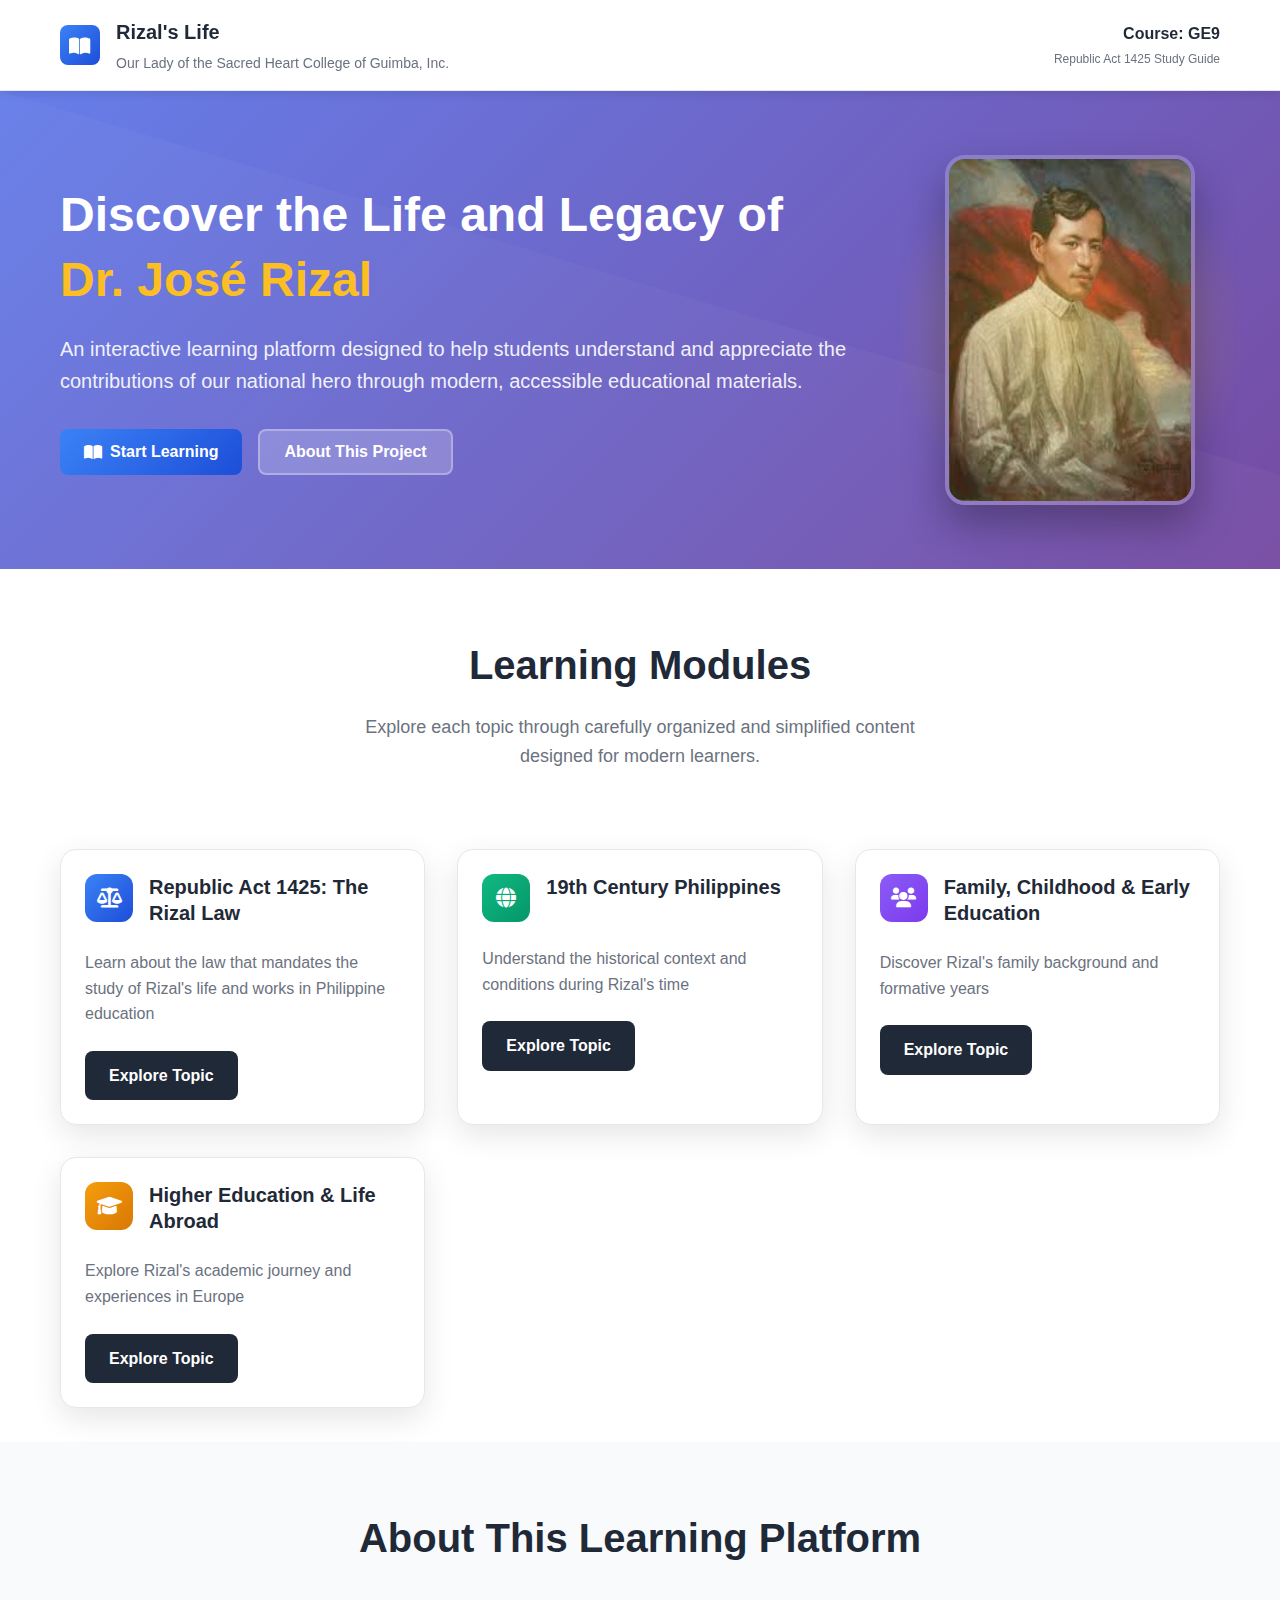
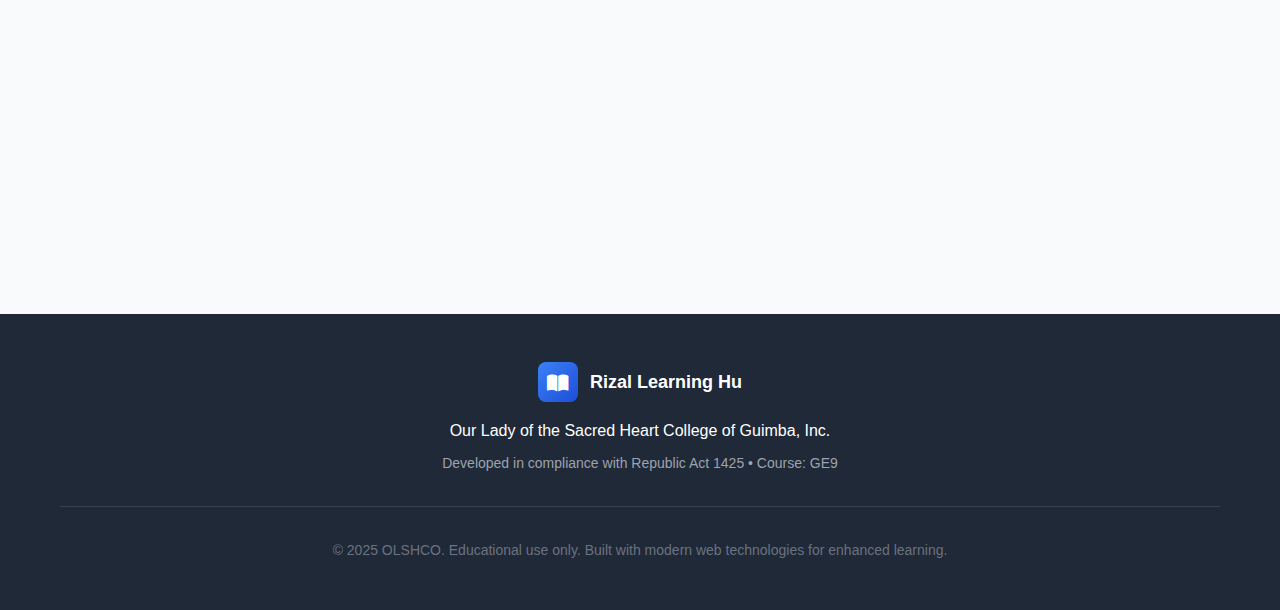
<file: index.html>
<!DOCTYPE html>
<html lang="en">
<head>
    <meta charset="UTF-8">
    <meta name="viewport" content="width=device-width, initial-scale=1.0">
    <title>Rizal's Life - Our Lady of the Sacred Heart College</title>
    <link rel="stylesheet" href="styles.css">
    <link href="https://cdnjs.cloudflare.com/ajax/libs/font-awesome/6.0.0/css/all.min.css" rel="stylesheet">
</head>
<body>
    <!-- Header -->
    <header class="header">
        <div class="container">
            <div class="header-content">
                <div class="logo-section">
                    <div class="logo-icon">
                        <i class="fas fa-book-open"></i>
                    </div>
                    <div class="logo-text">
                        <h1>Rizal's Life</h1>
                        <p>Our Lady of the Sacred Heart College of Guimba, Inc.</p>
                    </div>
                </div>
                <div class="course-info">
                    <p class="course-code">Course: GE9</p>
                    <p class="course-desc">Republic Act 1425 Study Guide</p>
                </div>
            </div>
        </div>
    </header>

    <!-- Hero Section -->
    <section class="hero">
        <div class="hero-background"></div>
        <div class="container">
            <div class="hero-content">
                <div class="hero-text">
                    <h2 class="hero-title">
                        Discover the Life and Legacy of
                        <span class="highlight">Dr. José Rizal</span>
                    </h2>
                    <p class="hero-description">
                        An interactive learning platform designed to help students understand and appreciate 
                        the contributions of our national hero through modern, accessible educational materials.
                    </p>
                    <div class="hero-buttons">
                        <button class="btn btn-primary" onclick="scrollToTopics()">
                            <i class="fas fa-book-open"></i>
                            Start Learning
                        </button>
                        <button class="btn btn-secondary" onclick="showAbout()">
                            About This Project
                        </button>
                    </div>
                </div>
                <div class="hero-image">
                    <div class="rizal-portrait">
                        <img src="images.jpg" alt="Dr. José Rizal" class="rizal-img">
                        <div class="portrait-glow"></div>
                    </div>
                </div>
            </div>
        </div>
    </section>

    <!-- Topics Grid -->
    <section class="topics" id="topics">
        <div class="container">
            <div class="section-header">
                <h3>Learning Modules</h3>
                <p>Explore each topic through carefully organized and simplified content designed for modern learners.</p>
            </div>

            <div class="topics-grid">
                <div class="topic-card" data-topic="rizal-law">
                    <div class="card-header">
                        <div class="topic-icon bg-blue">
                            <i class="fas fa-balance-scale"></i>
                        </div>
                        <h4>Republic Act 1425: The Rizal Law</h4>
                    </div>
                    <div class="card-content">
                        <p>Learn about the law that mandates the study of Rizal's life and works in Philippine education</p>
                        <a href="rizal-law.html" class="btn btn-dark">Explore Topic</a>
                    </div>
                </div>

                <div class="topic-card" data-topic="19th-century">
                    <div class="card-header">
                        <div class="topic-icon bg-green">
                            <i class="fas fa-globe"></i>
                        </div>
                        <h4>19th Century Philippines</h4>
                    </div>
                    <div class="card-content">
                        <p>Understand the historical context and conditions during Rizal's time</p>
                        <a href="19th-century-context.html" class="btn btn-dark">Explore Topic</a>
                    </div>
                </div>

                <div class="topic-card" data-topic="early-life">
                    <div class="card-header">
                        <div class="topic-icon bg-purple">
                            <i class="fas fa-users"></i>
                        </div>
                        <h4>Family, Childhood & Early Education</h4>
                    </div>
                    <div class="card-content">
                        <p>Discover Rizal's family background and formative years</p>
                        <a href="early-life.html" class="btn btn-dark">Explore Topic</a>
                    </div>
                </div>

                <div class="topic-card" data-topic="higher-education">
                    <div class="card-header">
                        <div class="topic-icon bg-orange">
                            <i class="fas fa-graduation-cap"></i>
                        </div>
                        <h4>Higher Education & Life Abroad</h4>
                    </div>
                    <div class="card-content">
                        <p>Explore Rizal's academic journey and experiences in Europe</p>
                        <a href="higher-education.html" class="btn btn-dark">Explore Topic</a>
                    </div>
                </div>
            </div>
        </div>
    </section>

    <!-- About Section -->
    <section class="about">
        <div class="container">
            <div class="section-header">
                <h3>About This Learning Platform</h3>
            </div>
            <div class="about-grid">
                <div class="about-item">
                    <div class="about-icon bg-blue-light">
                        <i class="fas fa-book-open"></i>
                    </div>
                    <h4>Comprehensive Content</h4>
                    <p>Covers all required topics as mandated by Republic Act 1425</p>
                </div>
                <div class="about-item">
                    <div class="about-icon bg-green-light">
                        <i class="fas fa-globe"></i>
                    </div>
                    <h4>Accessible Anywhere</h4>
                    <p>Hosted on GitHub Pages for free, reliable access from any device</p>
                </div>
                <div class="about-item">
                    <div class="about-icon bg-purple-light">
                        <i class="fas fa-users"></i>
                    </div>
                    <h4>Student-Friendly</h4>
                    <p>Modern, interactive design that engages today's learners</p>
                </div>
            </div>
        </div>
    </section>

    <!-- Footer -->
    <footer class="footer">
        <div class="container">
            <div class="footer-content">
                <div class="footer-logo">
                    <div class="logo-icon">
                        <i class="fas fa-book-open"></i>
                    </div>
                    <h4>Rizal Learning Hu</h4>
                </div>
                <p>Our Lady of the Sacred Heart College of Guimba, Inc.</p>
                <p class="footer-desc">Developed in compliance with Republic Act 1425 • Course: GE9</p>
                <div class="footer-bottom">
                    <p>© 2025 OLSHCO. Educational use only. Built with modern web technologies for enhanced learning.</p>
                </div>
            </div>
        </div>
    </footer>

    <script src="script.js"></script>
</body>
</html>
</file>
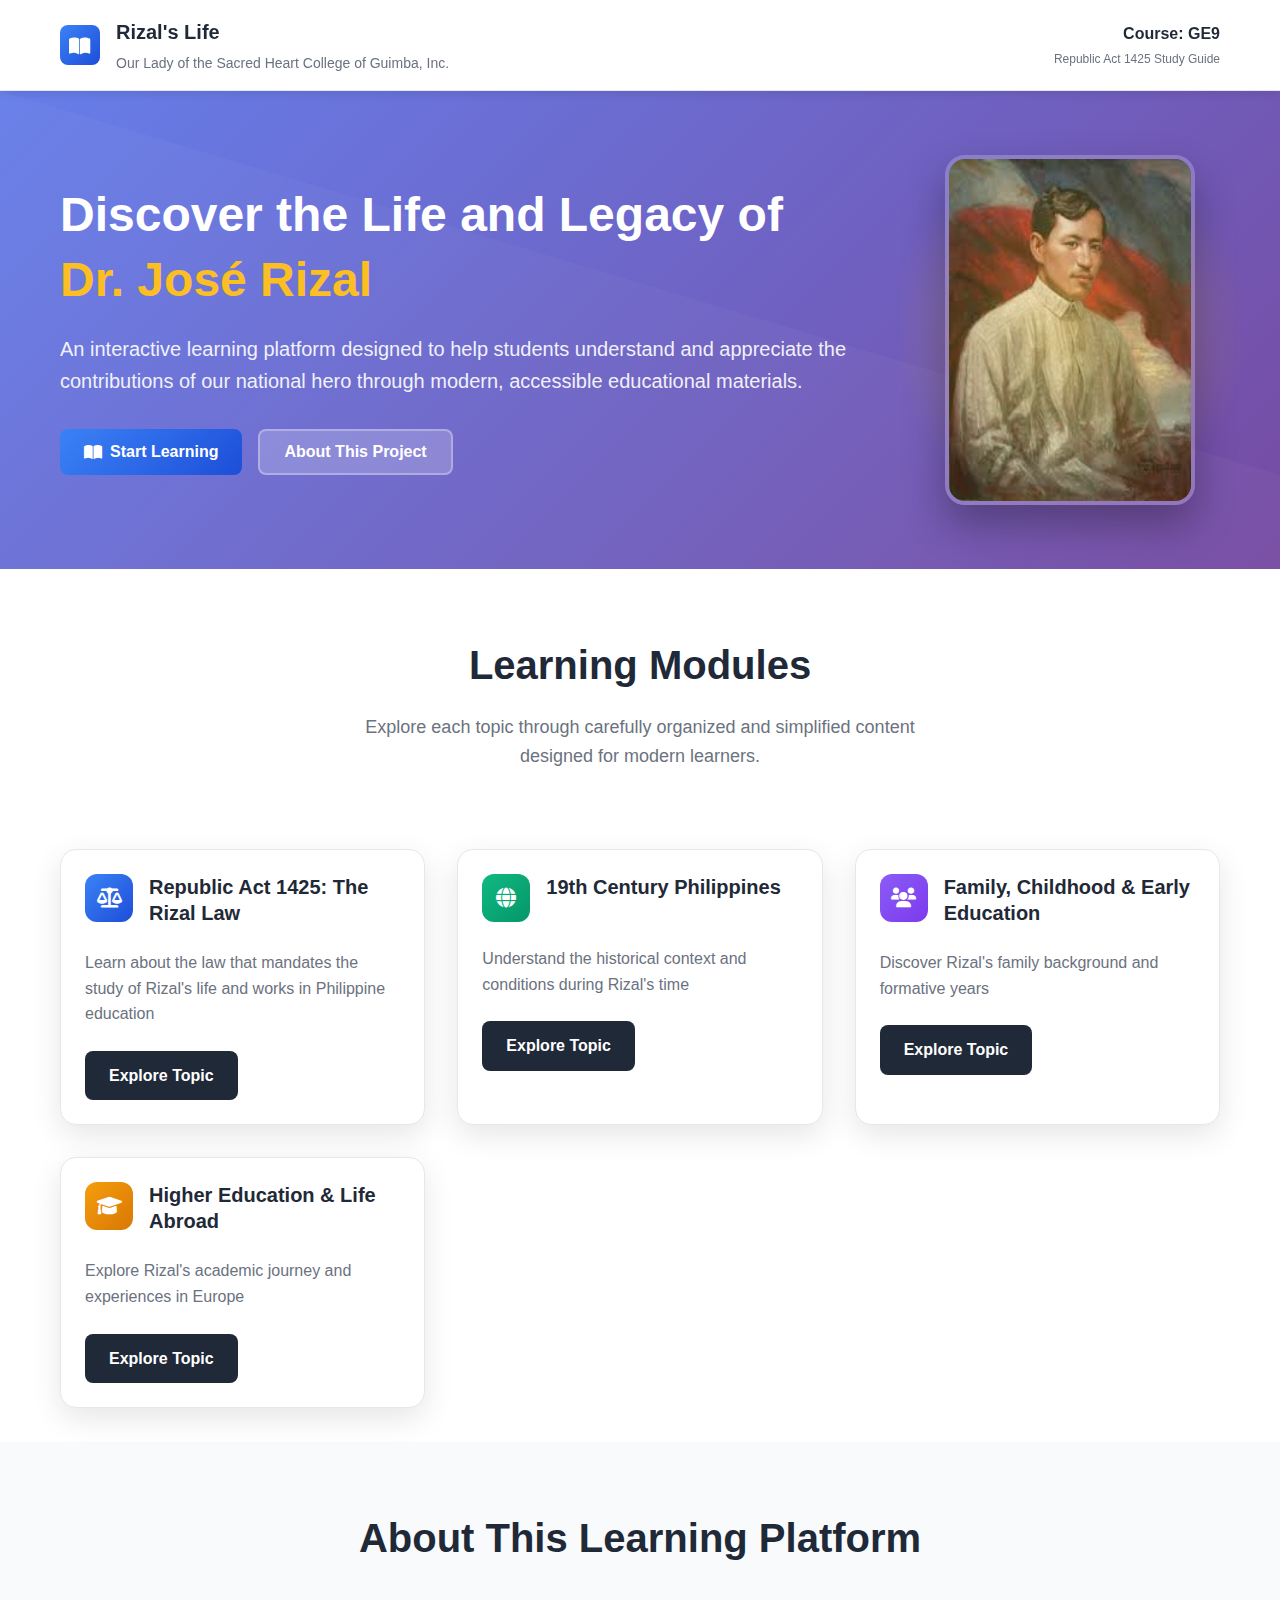
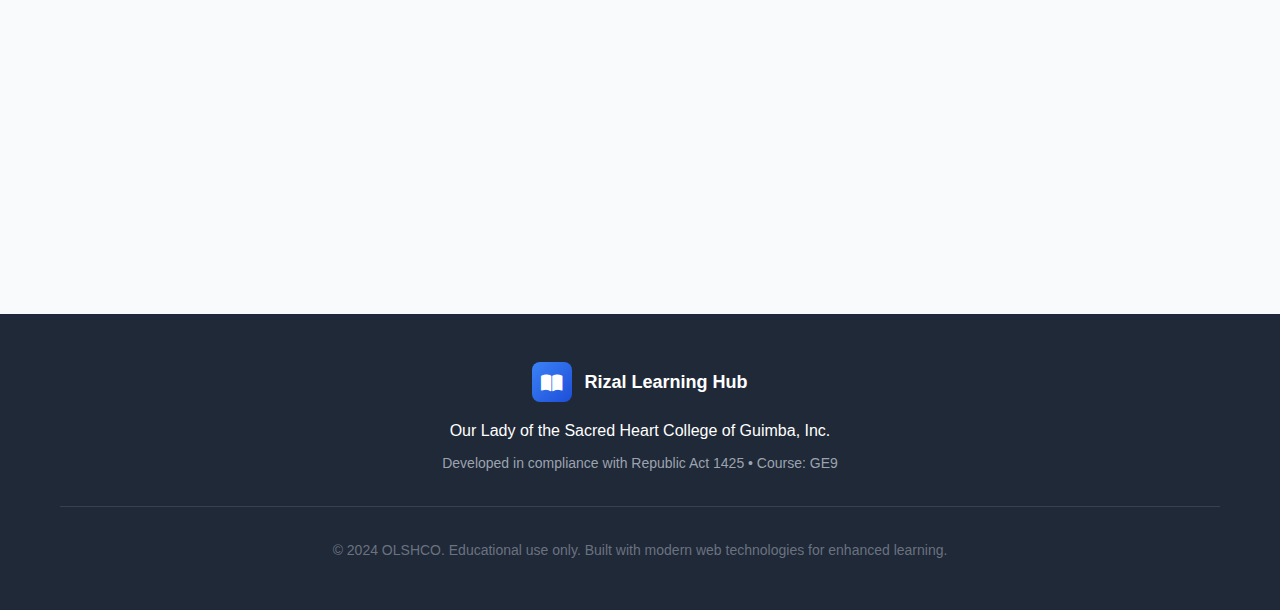
<file: Rizal's Life Website/index.html>
<!DOCTYPE html>
<html lang="en">
<head>
    <meta charset="UTF-8">
    <meta name="viewport" content="width=device-width, initial-scale=1.0">
    <title>Rizal's Life - Our Lady of the Sacred Heart College</title>
    <link rel="stylesheet" href="styles.css">
    <link href="https://cdnjs.cloudflare.com/ajax/libs/font-awesome/6.0.0/css/all.min.css" rel="stylesheet">
</head>
<body>
    <!-- Header -->
    <header class="header">
        <div class="container">
            <div class="header-content">
                <div class="logo-section">
                    <div class="logo-icon">
                        <i class="fas fa-book-open"></i>
                    </div>
                    <div class="logo-text">
                        <h1>Rizal's Life</h1>
                        <p>Our Lady of the Sacred Heart College of Guimba, Inc.</p>
                    </div>
                </div>
                <div class="course-info">
                    <p class="course-code">Course: GE9</p>
                    <p class="course-desc">Republic Act 1425 Study Guide</p>
                </div>
            </div>
        </div>
    </header>

    <!-- Hero Section -->
    <section class="hero">
        <div class="hero-background"></div>
        <div class="container">
            <div class="hero-content">
                <div class="hero-text">
                    <h2 class="hero-title">
                        Discover the Life and Legacy of
                        <span class="highlight">Dr. José Rizal</span>
                    </h2>
                    <p class="hero-description">
                        An interactive learning platform designed to help students understand and appreciate 
                        the contributions of our national hero through modern, accessible educational materials.
                    </p>
                    <div class="hero-buttons">
                        <button class="btn btn-primary" onclick="scrollToTopics()">
                            <i class="fas fa-book-open"></i>
                            Start Learning
                        </button>
                        <button class="btn btn-secondary" onclick="showAbout()">
                            About This Project
                        </button>
                    </div>
                </div>
                <div class="hero-image">
                    <div class="rizal-portrait">
                        <img src="images.jpg" alt="Dr. José Rizal" class="rizal-img">
                        <div class="portrait-glow"></div>
                    </div>
                </div>
            </div>
        </div>
    </section>

    <!-- Topics Grid -->
    <section class="topics" id="topics">
        <div class="container">
            <div class="section-header">
                <h3>Learning Modules</h3>
                <p>Explore each topic through carefully organized and simplified content designed for modern learners.</p>
            </div>

            <div class="topics-grid">
                <div class="topic-card" data-topic="rizal-law">
                    <div class="card-header">
                        <div class="topic-icon bg-blue">
                            <i class="fas fa-balance-scale"></i>
                        </div>
                        <h4>Republic Act 1425: The Rizal Law</h4>
                    </div>
                    <div class="card-content">
                        <p>Learn about the law that mandates the study of Rizal's life and works in Philippine education</p>
                        <a href="rizal-law.html" class="btn btn-dark">Explore Topic</a>
                    </div>
                </div>

                <div class="topic-card" data-topic="19th-century">
                    <div class="card-header">
                        <div class="topic-icon bg-green">
                            <i class="fas fa-globe"></i>
                        </div>
                        <h4>19th Century Philippines</h4>
                    </div>
                    <div class="card-content">
                        <p>Understand the historical context and conditions during Rizal's time</p>
                        <a href="19th-century-context.html" class="btn btn-dark">Explore Topic</a>
                    </div>
                </div>

                <div class="topic-card" data-topic="early-life">
                    <div class="card-header">
                        <div class="topic-icon bg-purple">
                            <i class="fas fa-users"></i>
                        </div>
                        <h4>Family, Childhood & Early Education</h4>
                    </div>
                    <div class="card-content">
                        <p>Discover Rizal's family background and formative years</p>
                        <a href="early-life.html" class="btn btn-dark">Explore Topic</a>
                    </div>
                </div>

                <div class="topic-card" data-topic="higher-education">
                    <div class="card-header">
                        <div class="topic-icon bg-orange">
                            <i class="fas fa-graduation-cap"></i>
                        </div>
                        <h4>Higher Education & Life Abroad</h4>
                    </div>
                    <div class="card-content">
                        <p>Explore Rizal's academic journey and experiences in Europe</p>
                        <a href="higher-education.html" class="btn btn-dark">Explore Topic</a>
                    </div>
                </div>
            </div>
        </div>
    </section>

    <!-- About Section -->
    <section class="about">
        <div class="container">
            <div class="section-header">
                <h3>About This Learning Platform</h3>
            </div>
            <div class="about-grid">
                <div class="about-item">
                    <div class="about-icon bg-blue-light">
                        <i class="fas fa-book-open"></i>
                    </div>
                    <h4>Comprehensive Content</h4>
                    <p>Covers all required topics as mandated by Republic Act 1425</p>
                </div>
                <div class="about-item">
                    <div class="about-icon bg-green-light">
                        <i class="fas fa-globe"></i>
                    </div>
                    <h4>Accessible Anywhere</h4>
                    <p>Hosted on GitHub Pages for free, reliable access from any device</p>
                </div>
                <div class="about-item">
                    <div class="about-icon bg-purple-light">
                        <i class="fas fa-users"></i>
                    </div>
                    <h4>Student-Friendly</h4>
                    <p>Modern, interactive design that engages today's learners</p>
                </div>
            </div>
        </div>
    </section>

    <!-- Footer -->
    <footer class="footer">
        <div class="container">
            <div class="footer-content">
                <div class="footer-logo">
                    <div class="logo-icon">
                        <i class="fas fa-book-open"></i>
                    </div>
                    <h4>Rizal Learning Hub</h4>
                </div>
                <p>Our Lady of the Sacred Heart College of Guimba, Inc.</p>
                <p class="footer-desc">Developed in compliance with Republic Act 1425 • Course: GE9</p>
                <div class="footer-bottom">
                    <p>© 2024 OLSHCO. Educational use only. Built with modern web technologies for enhanced learning.</p>
                </div>
            </div>
        </div>
    </footer>

    <script src="script.js"></script>
</body>
</html>
</file>
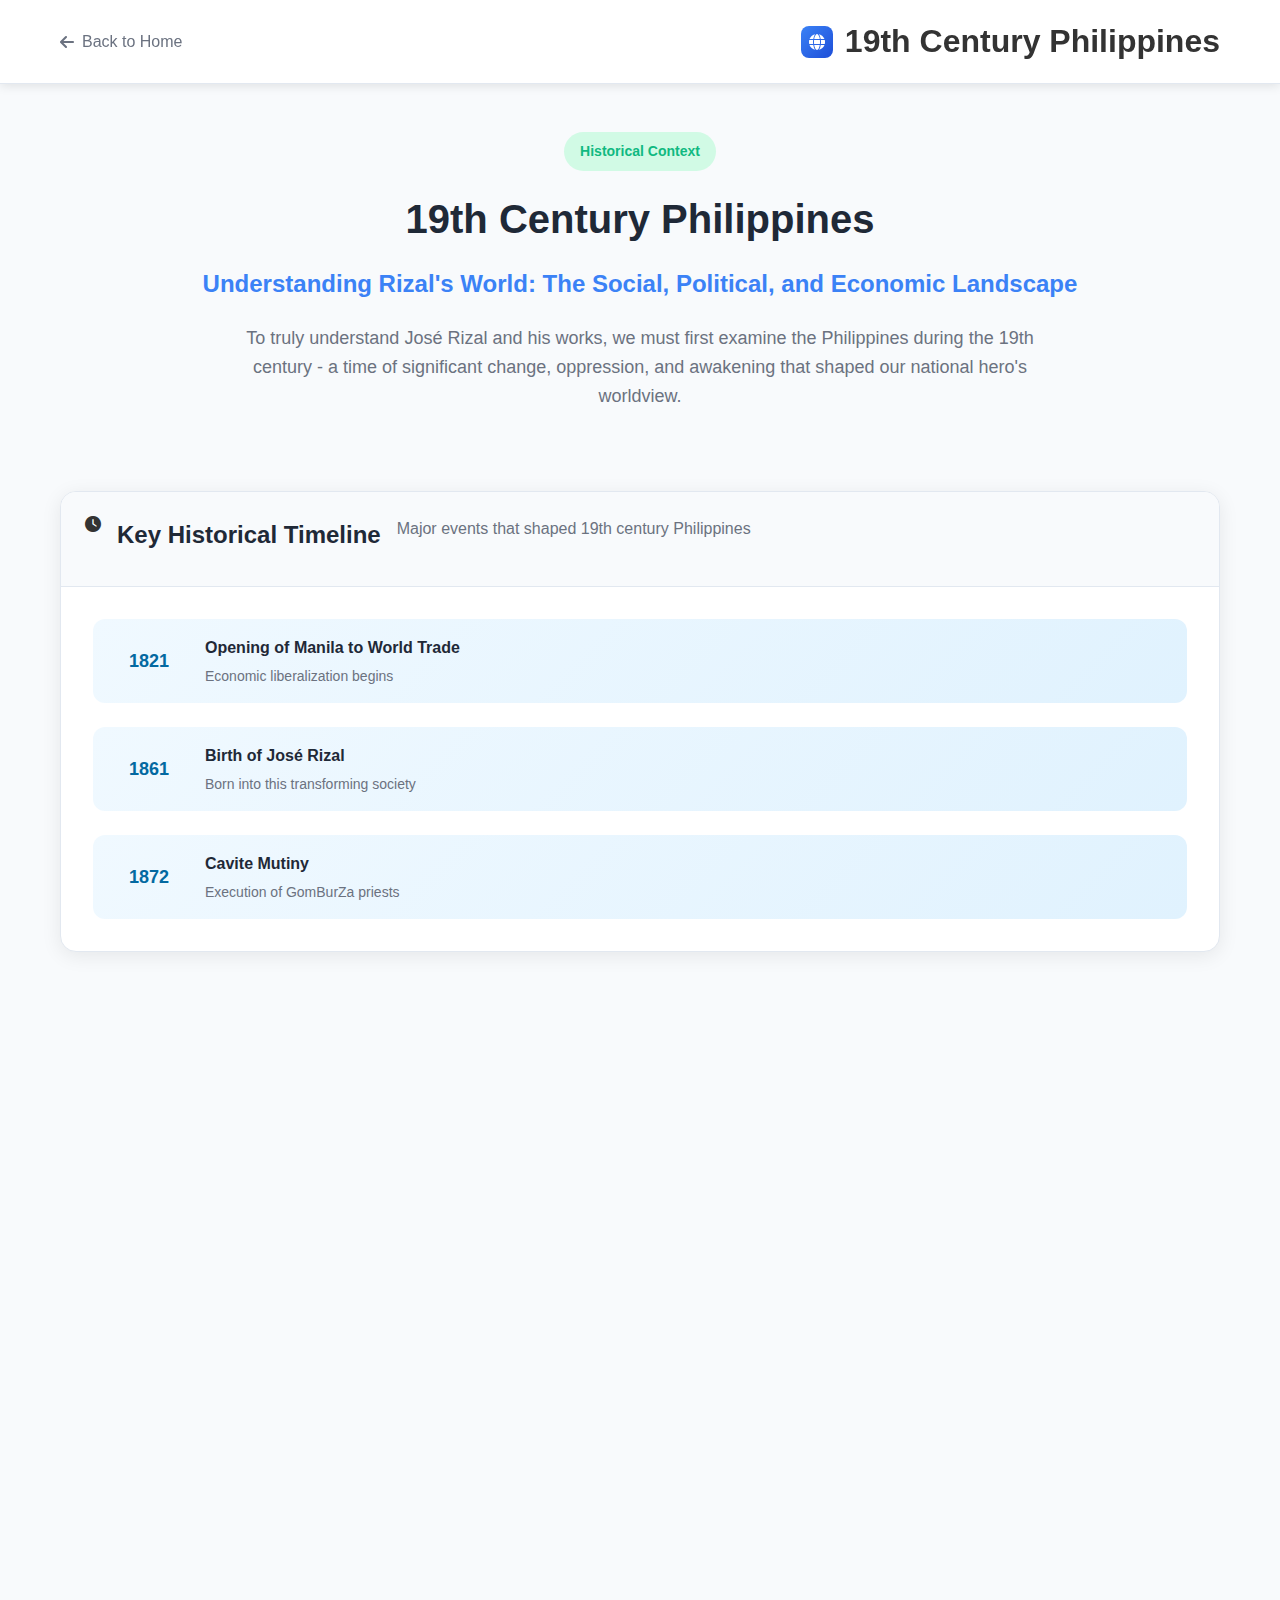
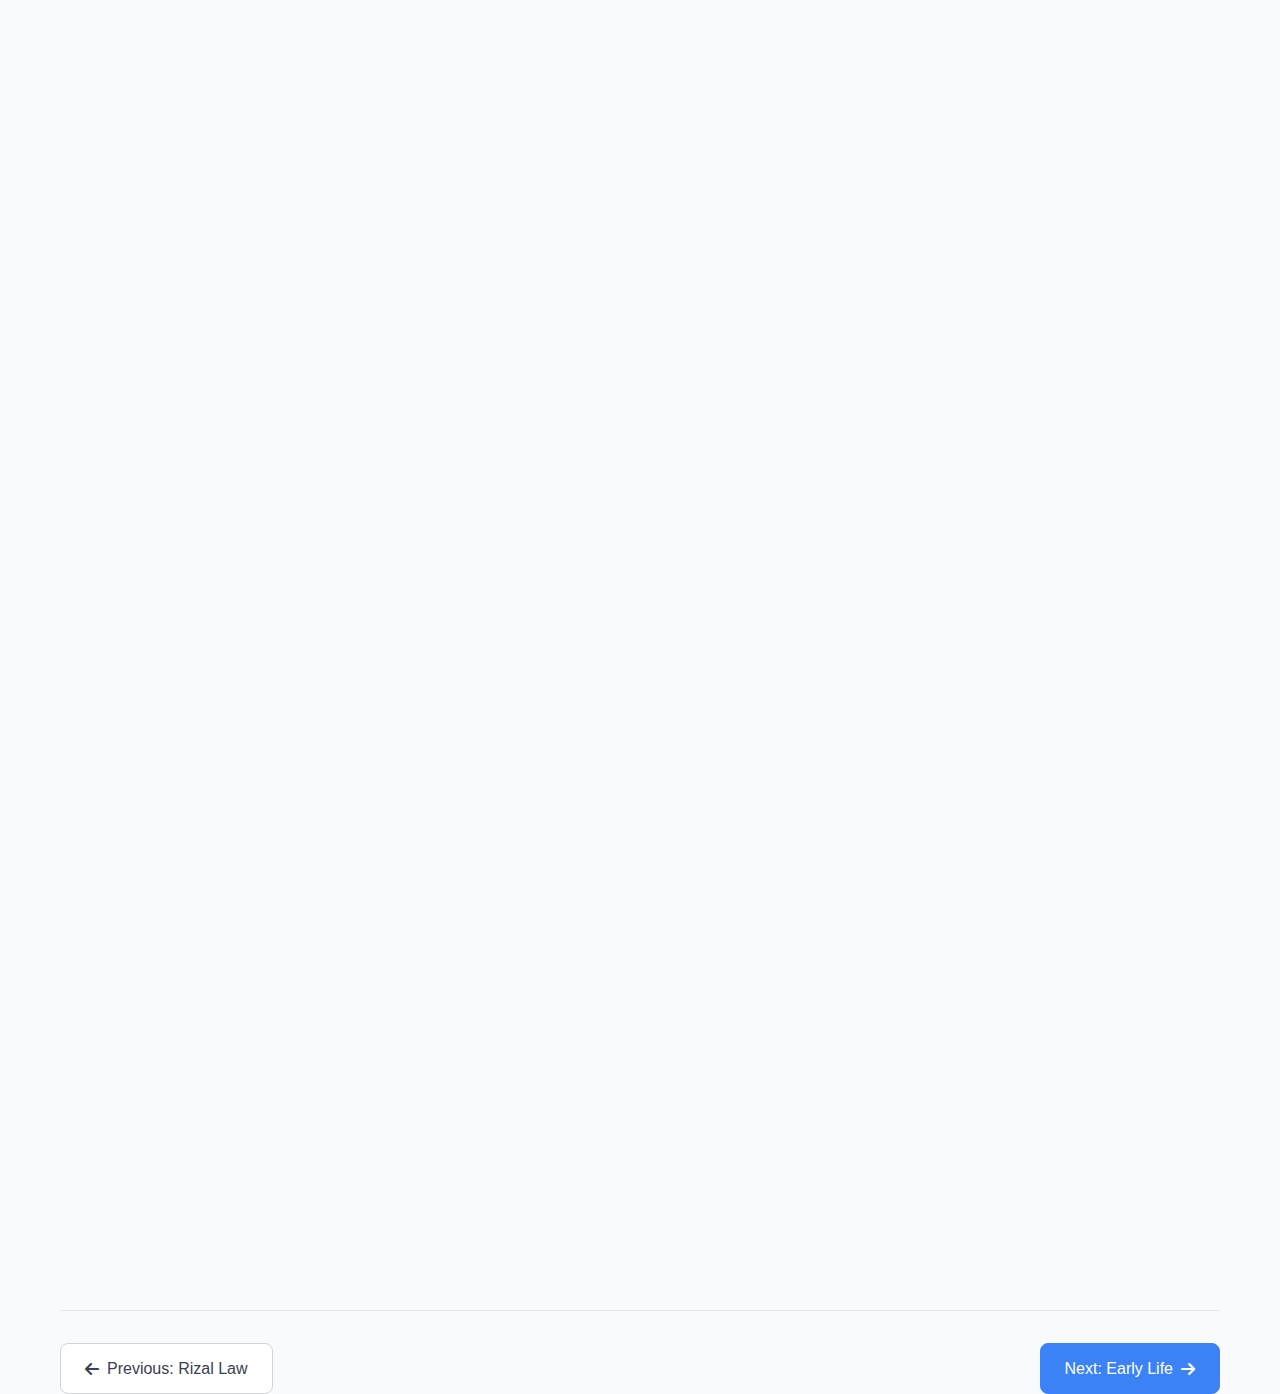
<file: 19th-century-context.html>
<!DOCTYPE html>
<html lang="en">
<head>
    <meta charset="UTF-8">
    <meta name="viewport" content="width=device-width, initial-scale=1.0">
    <title>19th Century Philippines - Rizal Learning Hub</title>
    <link rel="stylesheet" href="styles.css">
    <link href="https://cdnjs.cloudflare.com/ajax/libs/font-awesome/6.0.0/css/all.min.css" rel="stylesheet">
</head>
<body>
    <!-- Header -->
    <header class="header">
        <div class="container">
            <div class="header-content">
                <a href="index.html" class="back-btn">
                    <i class="fas fa-arrow-left"></i>
                    Back to Home
                </a>
                <div class="page-title">
                    <div class="page-icon">
                        <i class="fas fa-globe"></i>
                    </div>
                    <h1>19th Century Philippines</h1>
                </div>
            </div>
        </div>
    </header>

    <div class="page-content">
        <div class="container">
            <!-- Hero Section -->
            <div class="page-hero">
                <div class="badge green">Historical Context</div>
                <h1 class="page-title-main">19th Century Philippines</h1>
                <h2 class="page-subtitle">
                    Understanding Rizal's World: The Social, Political, and Economic Landscape
                </h2>
                <p class="page-description">
                    To truly understand José Rizal and his works, we must first examine the Philippines during the 19th century
                    - a time of significant change, oppression, and awakening that shaped our national hero's worldview.
                </p>
            </div>

            <!-- Timeline -->
            <div class="content-card">
                <div class="card-header">
                    <i class="fas fa-clock"></i>
                    <h3>Key Historical Timeline</h3>
                    <p>Major events that shaped 19th century Philippines</p>
                </div>
                <div class="card-content">
                    <div class="timeline">
                        <div class="timeline-item">
                            <div class="timeline-year">1821</div>
                            <div class="timeline-content">
                                <h4>Opening of Manila to World Trade</h4>
                                <p>Economic liberalization begins</p>
                            </div>
                        </div>
                        <div class="timeline-item">
                            <div class="timeline-year">1861</div>
                            <div class="timeline-content">
                                <h4>Birth of José Rizal</h4>
                                <p>Born into this transforming society</p>
                            </div>
                        </div>
                        <div class="timeline-item">
                            <div class="timeline-year">1872</div>
                            <div class="timeline-content">
                                <h4>Cavite Mutiny</h4>
                                <p>Execution of GomBurZa priests</p>
                            </div>
                        </div>
                    </div>
                </div>
            </div>

            <!-- Spanish Colonial System -->
            <div class="content-card">
                <div class="card-header">
                    <i class="fas fa-church"></i>
                    <h3>Spanish Colonial System</h3>
                </div>
                <div class="card-content">
                    <div class="two-column">
                        <div class="column">
                            <h4>Government Structure</h4>
                            <ul class="custom-list">
                                <li><strong>Governor-General:</strong> Supreme authority representing the Spanish Crown</li>
                                <li><strong>Alcalde Mayor:</strong> Provincial governors with judicial and executive powers</li>
                                <li><strong>Gobernadorcillo:</strong> Local Filipino leaders under Spanish supervision</li>
                            </ul>
                        </div>
                        <div class="column">
                            <h4>Church Influence</h4>
                            <ul class="custom-list">
                                <li>Catholic Church controlled education and moral guidance</li>
                                <li>Friars held significant political and economic power</li>
                                <li>Religious orders owned vast lands (friar lands)</li>
                            </ul>
                        </div>
                    </div>
                </div>
            </div>

            <!-- Social Structure -->
            <div class="content-card">
                <div class="card-header">
                    <i class="fas fa-users"></i>
                    <h3>Social Hierarchy</h3>
                </div>
                <div class="card-content">
                    <div class="social-hierarchy">
                        <div class="hierarchy-item yellow">
                            <h4>Peninsulares</h4>
                            <p>Spanish-born, held highest positions in government and church</p>
                        </div>
                        <div class="hierarchy-item orange">
                            <h4>Insulares (Criollos)</h4>
                            <p>Spanish descendants born in the Philippines, often wealthy but excluded from top positions</p>
                        </div>
                        <div class="hierarchy-item blue">
                            <h4>Mestizos</h4>
                            <p>Mixed Spanish-Filipino or Chinese-Filipino heritage, emerging middle class</p>
                        </div>
                        <div class="hierarchy-item green">
                            <h4>Indios</h4>
                            <p>Native Filipinos, majority of population, subjected to various forms of oppression</p>
                        </div>
                    </div>
                </div>
            </div>

            <!-- Economic Conditions -->
            <div class="content-card">
                <div class="card-header">
                    <i class="fas fa-coins"></i>
                    <h3>Economic Conditions</h3>
                </div>
                <div class="card-content">
                    <div class="two-column">
                        <div class="column">
                            <h4>Oppressive Systems</h4>
                            <div class="oppressive-systems">
                                <div class="system-item">
                                    <h5>Polo y Servicios</h5>
                                    <p>Forced labor for 40 days annually</p>
                                </div>
                                <div class="system-item">
                                    <h5>Tributo</h5>
                                    <p>Annual tax paid by every Filipino family</p>
                                </div>
                                <div class="system-item">
                                    <h5>Bandala</h5>
                                    <p>Forced sale of products to the government at low prices</p>
                                </div>
                            </div>
                        </div>
                        <div class="column">
                            <h4>Economic Changes</h4>
                            <ul class="custom-list green">
                                <li>Opening of Suez Canal (1869) reduced travel time to Europe</li>
                                <li>Rise of cash crop agriculture (sugar, tobacco, abaca)</li>
                                <li>Emergence of Filipino middle class (principalia)</li>
                                <li>Increased trade with Europe and America</li>
                            </ul>
                        </div>
                    </div>
                </div>
            </div>

            <!-- Impact on Rizal -->
            <div class="content-card">
                <div class="card-header">
                    <i class="fas fa-lightbulb"></i>
                    <h3>How This Context Shaped Rizal</h3>
                </div>
                <div class="card-content">
                    <div class="rizal-impact">
                        <p class="impact-intro">
                            José Rizal was born into this complex and changing world. The injustices he witnessed, the limited
                            opportunities for Filipinos, and the growing awareness of liberal ideas from Europe all contributed to
                            shaping his worldview and his eventual role as a reformist and national hero.
                        </p>
                        <div class="two-column">
                            <div class="column">
                                <h4>What He Experienced:</h4>
                                <ul class="custom-list">
                                    <li>Discrimination against Filipino students</li>
                                    <li>Friar abuses in his hometown Calamba</li>
                                    <li>Limited career opportunities for Filipinos</li>
                                    <li>Execution of GomBurZa (1872)</li>
                                </ul>
                            </div>
                            <div class="column">
                                <h4>How He Responded:</h4>
                                <ul class="custom-list green">
                                    <li>Pursued higher education abroad</li>
                                    <li>Wrote novels exposing colonial abuses</li>
                                    <li>Advocated for peaceful reforms</li>
                                    <li>Promoted Filipino identity and pride</li>
                                </ul>
                            </div>
                        </div>
                    </div>
                </div>
            </div>

            <!-- Navigation -->
            <div class="page-navigation">
                <a href="rizal-law.html" class="nav-btn nav-prev">
                    <i class="fas fa-arrow-left"></i>
                    Previous: Rizal Law
                </a>
                <a href="early-life.html" class="nav-btn nav-next">
                    Next: Early Life
                    <i class="fas fa-arrow-right"></i>
                </a>
            </div>
        </div>
    </div>

    <script src="script.js"></script>
</body>
</html>
</file>
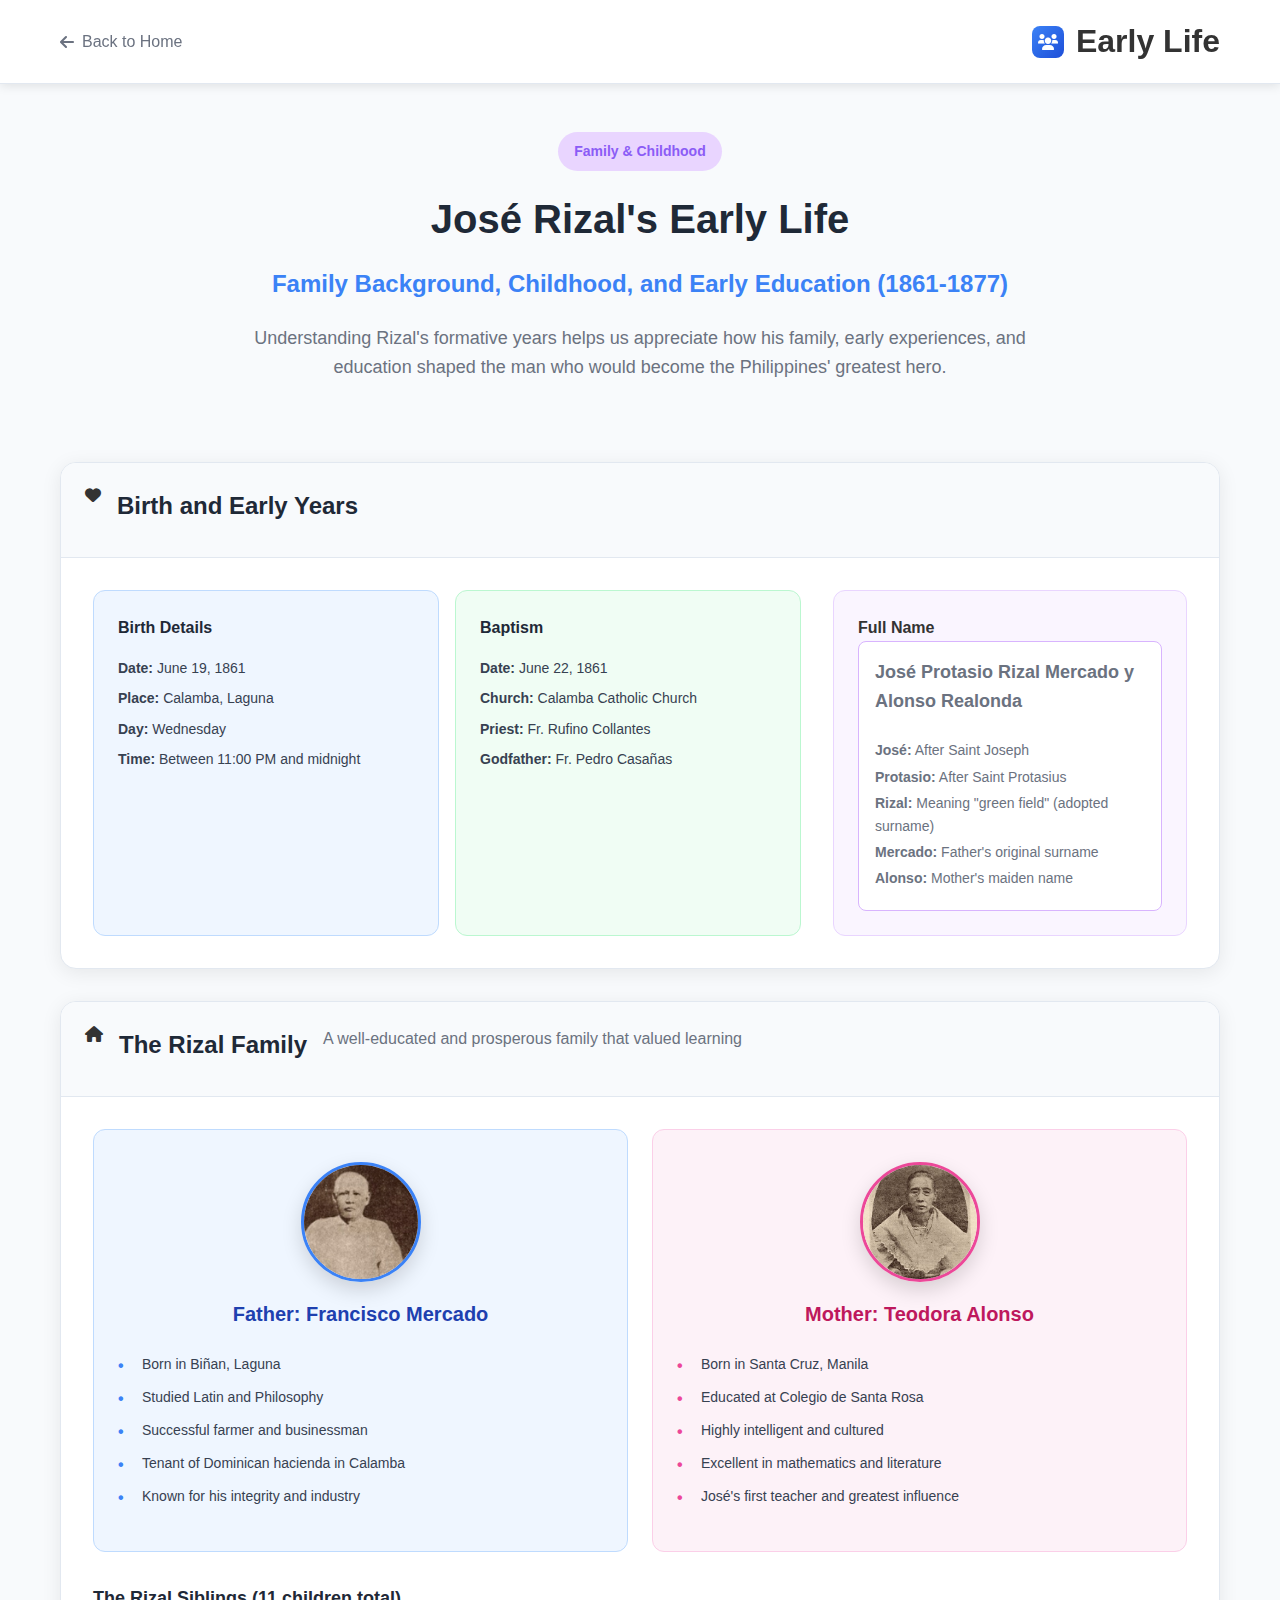
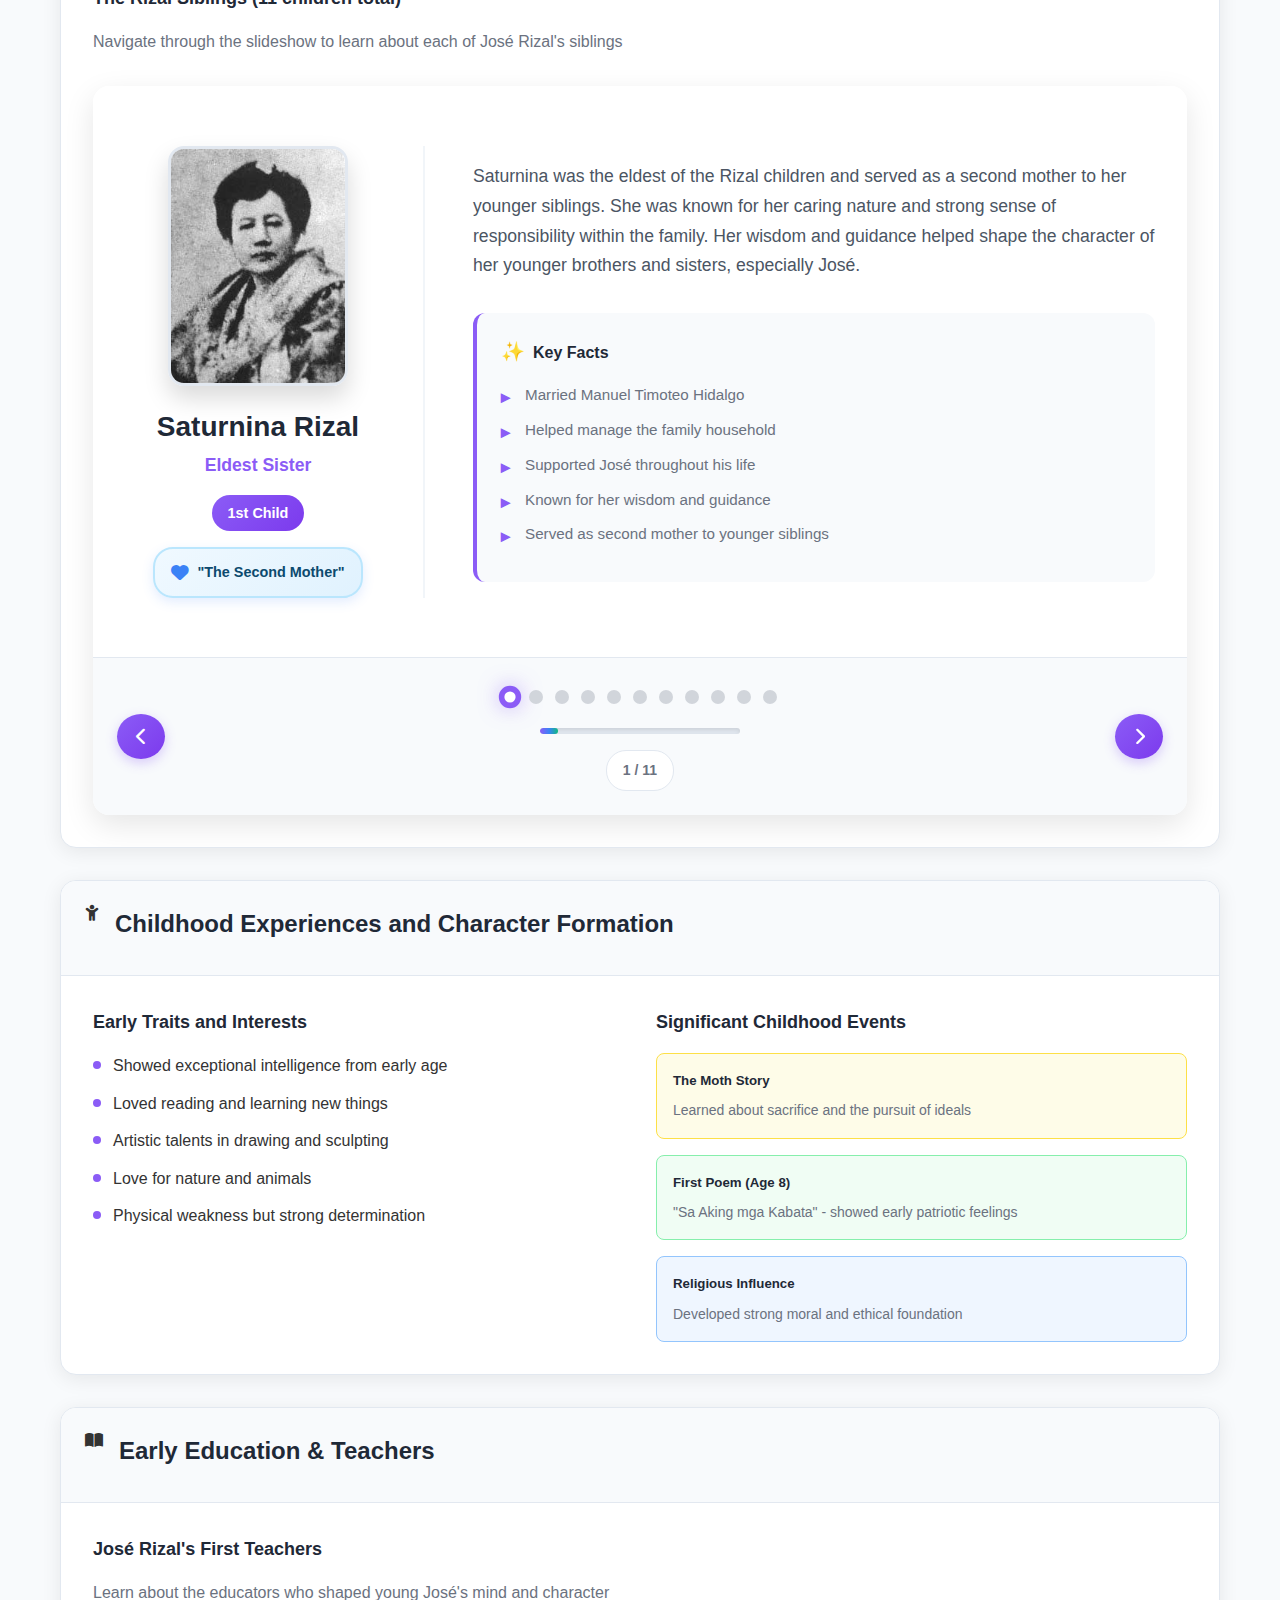
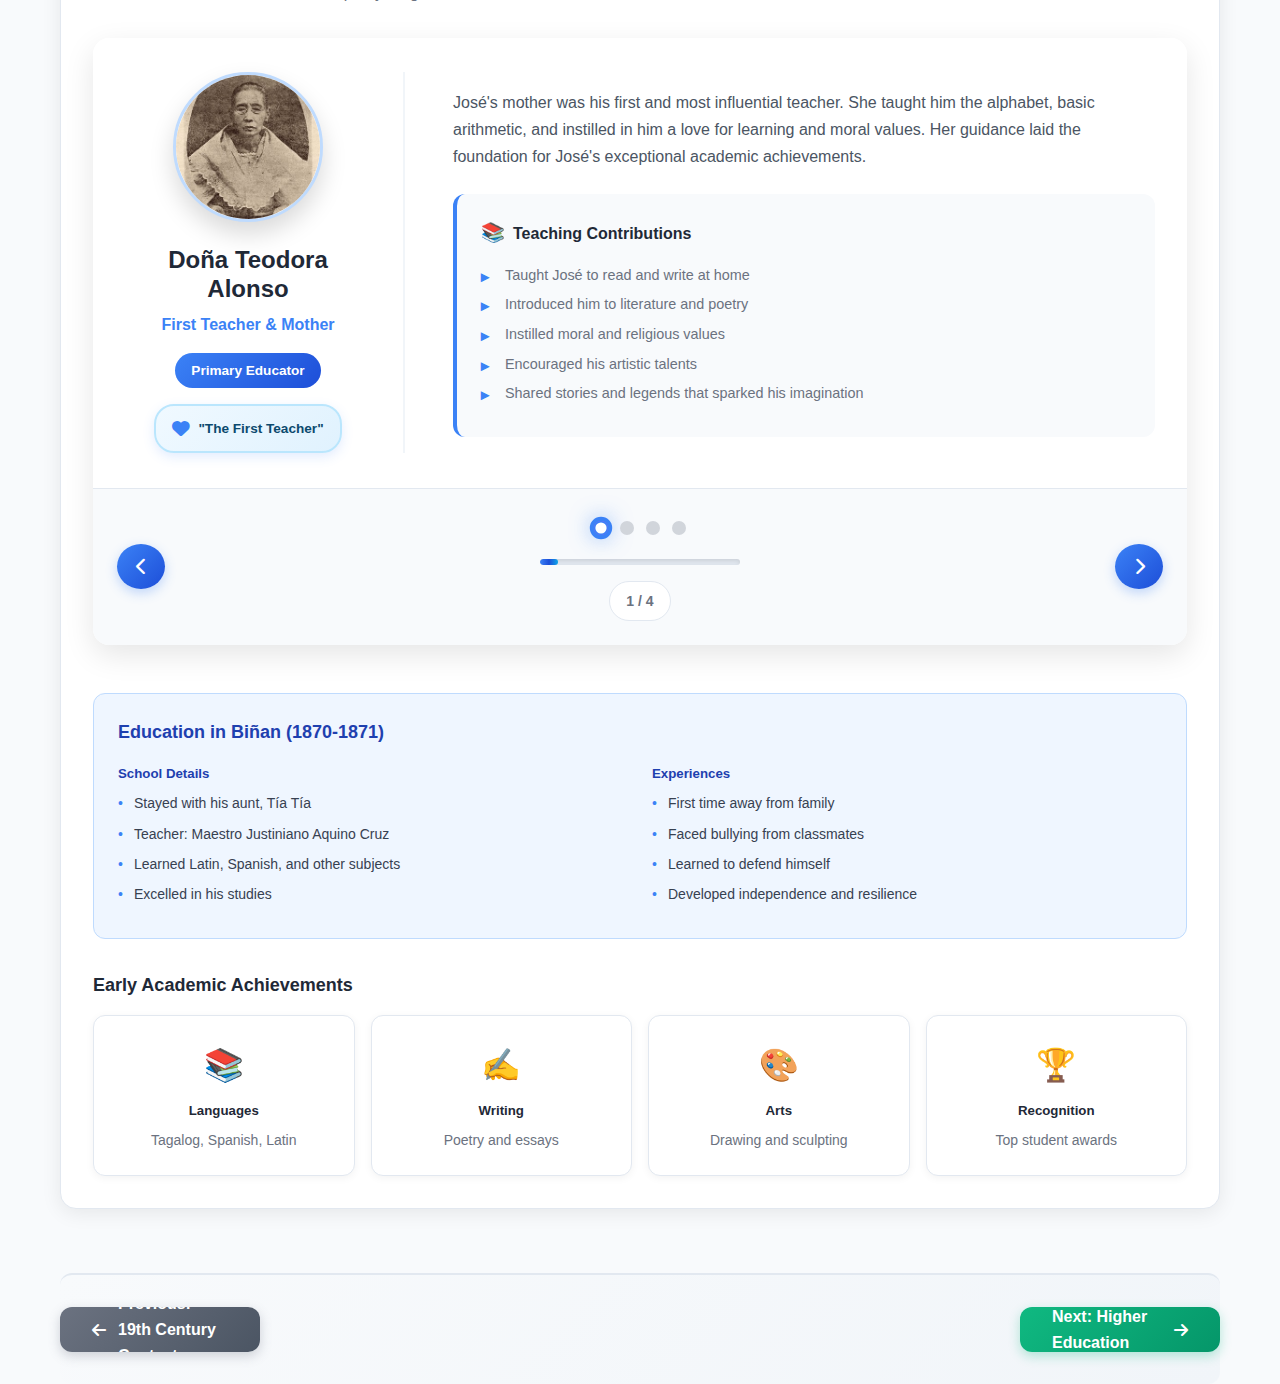
<file: early-life.html>
<!DOCTYPE html>
<html lang="en">
<head>
    <meta charset="UTF-8">
    <meta name="viewport" content="width=device-width, initial-scale=1.0">
    <title>Rizal's Early Life - Rizal Learning Hub</title>
    <link rel="stylesheet" href="styles.css">
    <link href="https://cdnjs.cloudflare.com/ajax/libs/font-awesome/6.0.0/css/all.min.css" rel="stylesheet">
    <style>
        /* Enhanced Slideshow Styles with Left-Right Layout */
        .slideshow-container {
            position: relative;
            max-width: 100%;
            margin: auto;
            background: white;
            border-radius: 16px;
            box-shadow: 0 10px 30px rgba(0, 0, 0, 0.1);
            overflow: hidden;
            min-height: 500px; /* Reduced height for horizontal layout */
        }

        .slides-wrapper {
            position: relative;
            width: 100%;
            height: 100%;
            overflow: hidden;
        }

        .slide {
            position: absolute;
            top: 0;
            left: 0;
            width: 100%;
            height: 100%;
            padding: 2rem;
            opacity: 0;
            transform: translateX(100%);
            transition: all 0.6s cubic-bezier(0.4, 0, 0.2, 1);
            background: white;
            display: flex;
            align-items: center;
            gap: 2rem;
        }

        .slide.active {
            opacity: 1;
            transform: translateX(0);
            z-index: 2;
        }

        .slide.prev {
            opacity: 0;
            transform: translateX(-100%);
            z-index: 1;
        }

        .slide.next {
            opacity: 0;
            transform: translateX(100%);
            z-index: 1;
        }

        /* Slide entrance animations */
        .slide.slide-in-right {
            animation: slideInRight 0.6s cubic-bezier(0.4, 0, 0.2, 1) forwards;
        }

        .slide.slide-in-left {
            animation: slideInLeft 0.6s cubic-bezier(0.4, 0, 0.2, 1) forwards;
        }

        .slide.slide-out-left {
            animation: slideOutLeft 0.6s cubic-bezier(0.4, 0, 0.2, 1) forwards;
        }

        .slide.slide-out-right {
            animation: slideOutRight 0.6s cubic-bezier(0.4, 0, 0.2, 1) forwards;
        }

        @keyframes slideInRight {
            from {
                opacity: 0;
                transform: translateX(100%) scale(0.95);
            }
            to {
                opacity: 1;
                transform: translateX(0) scale(1);
            }
        }

        @keyframes slideInLeft {
            from {
                opacity: 0;
                transform: translateX(-100%) scale(0.95);
            }
            to {
                opacity: 1;
                transform: translateX(0) scale(1);
            }
        }

        @keyframes slideOutLeft {
            from {
                opacity: 1;
                transform: translateX(0) scale(1);
            }
            to {
                opacity: 0;
                transform: translateX(-100%) scale(0.95);
            }
        }

        @keyframes slideOutRight {
            from {
                opacity: 1;
                transform: translateX(0) scale(1);
            }
            to {
                opacity: 0;
                transform: translateX(100%) scale(0.95);
            }
        }

        /* Left Side - Image and Basic Info */
        .slide-left {
            flex: 0 0 300px;
            display: flex;
            flex-direction: column;
            align-items: center;
            text-align: center;
            padding-right: 2rem;
            border-right: 2px solid #f1f5f9;
        }

        .slide-image {
            width: 180px;
            height: 240px;
            border-radius: 16px;
            margin-bottom: 1.5rem;
            box-shadow: 0 12px 24px rgba(0, 0, 0, 0.15);
            border: 3px solid #e2e8f0;
            object-fit: cover;
            transform: scale(0.9);
            opacity: 0;
            transition: all 0.5s ease 0.3s;
        }

        .slide.active .slide-image {
            transform: scale(1);
            opacity: 1;
        }

        .slide-left h3 {
            font-size: 1.75rem;
            font-weight: 700;
            color: #1f2937;
            margin-bottom: 0.5rem;
            transform: translateY(10px);
            opacity: 0;
            transition: all 0.4s ease 0.4s;
            line-height: 1.2;
        }

        .slide.active .slide-left h3 {
            transform: translateY(0);
            opacity: 1;
        }

        .slide-left .role {
            font-size: 1.1rem;
            color: #8b5cf6;
            font-weight: 600;
            margin-bottom: 1rem;
            transform: translateY(10px);
            opacity: 0;
            transition: all 0.4s ease 0.5s;
        }

        .slide.active .slide-left .role {
            transform: translateY(0);
            opacity: 1;
        }

        .slide-left .birth-order {
            display: inline-block;
            background: linear-gradient(135deg, #8b5cf6, #7c3aed);
            color: white;
            padding: 0.4rem 1rem;
            border-radius: 25px;
            font-size: 0.9rem;
            font-weight: 600;
            margin-bottom: 1rem;
            transform: scale(0.8);
            opacity: 0;
            transition: all 0.4s ease 0.6s;
        }

        .slide.active .slide-left .birth-order {
            transform: scale(1);
            opacity: 1;
        }

        .slide-left .short-definition {
            background: linear-gradient(135deg, #f0f9ff, #e0f2fe);
            border: 2px solid #bae6fd;
            border-radius: 20px;
            padding: 0.75rem 1rem;
            font-weight: 600;
            color: #0c4a6e;
            display: flex;
            align-items: center;
            gap: 0.5rem;
            font-size: 0.9rem;
            box-shadow: 0 4px 12px rgba(59, 130, 246, 0.15);
            transform: scale(0.9);
            opacity: 0;
            transition: all 0.4s ease 0.7s;
            animation: shimmer 3s ease-in-out infinite;
            text-align: center;
            justify-content: center;
        }

        .slide.active .slide-left .short-definition {
            transform: scale(1);
            opacity: 1;
        }

        .slide-left .short-definition i {
            font-size: 1.1rem;
            color: #3b82f6;
            animation: bounce 2s ease-in-out infinite;
        }

        /* Right Side - Detailed Description */
        .slide-right {
            flex: 1;
            display: flex;
            flex-direction: column;
            justify-content: center;
            padding-left: 1rem;
        }

        .slide-right .description {
            color: #4b5563;
            line-height: 1.7;
            font-size: 1.1rem;
            margin-bottom: 2rem;
            transform: translateY(15px);
            opacity: 0;
            transition: all 0.4s ease 0.8s;
        }

        .slide.active .slide-right .description {
            transform: translateY(0);
            opacity: 1;
        }

        .slide-right .key-facts {
            background: #f8fafc;
            border-radius: 12px;
            padding: 1.5rem;
            border-left: 4px solid #8b5cf6;
            transform: translateY(20px);
            opacity: 0;
            transition: all 0.4s ease 0.9s;
        }

        .slide.active .slide-right .key-facts {
            transform: translateY(0);
            opacity: 1;
        }

        .slide-right .key-facts h4 {
            color: #1f2937;
            font-size: 1rem;
            font-weight: 700;
            margin-bottom: 1rem;
            display: flex;
            align-items: center;
            gap: 0.5rem;
        }

        .slide-right .key-facts h4::before {
            content: "✨";
            font-size: 1.2rem;
        }

        .slide-right .key-facts ul {
            list-style: none;
            padding: 0;
            margin: 0;
        }

        .slide-right .key-facts li {
            color: #6b7280;
            font-size: 0.95rem;
            margin-bottom: 0.75rem;
            padding-left: 1.5rem;
            position: relative;
            line-height: 1.5;
            transform: translateX(-10px);
            opacity: 0;
            transition: all 0.3s ease;
        }

        .slide.active .slide-right .key-facts li {
            transform: translateX(0);
            opacity: 1;
        }

        .slide.active .slide-right .key-facts li:nth-child(1) { transition-delay: 1.0s; }
        .slide.active .slide-right .key-facts li:nth-child(2) { transition-delay: 1.1s; }
        .slide.active .slide-right .key-facts li:nth-child(3) { transition-delay: 1.2s; }
        .slide.active .slide-right .key-facts li:nth-child(4) { transition-delay: 1.3s; }
        .slide.active .slide-right .key-facts li:nth-child(5) { transition-delay: 1.4s; }

        .slide-right .key-facts li::before {
            content: "▸";
            position: absolute;
            left: 0;
            color: #8b5cf6;
            font-weight: bold;
            font-size: 1.1rem;
        }

        /* Special styling for José with enhanced animation */
        .jose-slide {
            background: linear-gradient(135deg, #fef3c7, #fde68a);
            border: 3px solid #f59e0b;
            position: relative;
            overflow: hidden;
        }

        .jose-slide::before {
            content: '';
            position: absolute;
            top: -50%;
            left: -50%;
            width: 200%;
            height: 200%;
            background: radial-gradient(circle, rgba(251, 191, 36, 0.1) 0%, transparent 70%);
            animation: heroGlow 4s ease-in-out infinite;
        }

        .jose-slide .slide-left h3 {
            color: #92400e;
            font-size: 2rem;
            text-shadow: 2px 2px 4px rgba(0, 0, 0, 0.1);
        }

        .jose-slide .slide-left .role {
            color: #d97706;
            font-size: 1.3rem;
        }

        .jose-slide .slide-left .birth-order {
            background: linear-gradient(135deg, #f59e0b, #d97706);
            animation: heroShine 3s ease-in-out infinite;
        }

        .jose-slide .slide-left .short-definition {
            background: linear-gradient(135deg, #fef3c7, #fde68a);
            border-color: #f59e0b;
            color: #92400e;
        }

        .jose-slide .slide-left .short-definition i {
            color: #f59e0b;
        }

        .jose-slide .slide-right .key-facts {
            border-left-color: #f59e0b;
            background: rgba(254, 243, 199, 0.5);
        }

        .jose-slide .slide-right .key-facts li::before {
            color: #f59e0b;
        }

        /* Teachers Slideshow Specific Styles */
        .teachers-slideshow .slide-left .role {
            color: #3b82f6;
        }

        .teachers-slideshow .slide-left .birth-order {
            background: linear-gradient(135deg, #3b82f6, #1d4ed8);
        }

        .teachers-slideshow .slide-right .key-facts {
            border-left-color: #3b82f6;
        }

        .teachers-slideshow .slide-right .key-facts li::before {
            color: #3b82f6;
        }

        .teachers-slideshow .nav-btn {
            background: linear-gradient(135deg, #3b82f6, #1d4ed8);
            box-shadow: 0 4px 12px rgba(59, 130, 246, 0.3);
        }

        .teachers-slideshow .nav-btn:hover {
            box-shadow: 0 6px 20px rgba(59, 130, 246, 0.4);
        }

        .teachers-slideshow .indicator.active {
            background: #3b82f6;
            box-shadow: 0 0 15px rgba(59, 130, 246, 0.6);
        }

        .teachers-slideshow .progress-fill {
            background: linear-gradient(90deg, #3b82f6, #1d4ed8, #0ea5e9);
        }

        .teachers-slideshow .indicator.active.auto-advancing::before {
            border-color: #3b82f6;
            animation: countdown 4s linear;
        }

        .teachers-slideshow .slide-image {
            width: 150px;
            height: 150px;
            border-radius: 50%;
        }

        /* Animations */
        @keyframes bounce {
            0%, 20%, 50%, 80%, 100% {
                transform: translateY(0);
            }
            40% {
                transform: translateY(-5px);
            }
            60% {
                transform: translateY(-3px);
            }
        }

        @keyframes shimmer {
            0%, 100% { 
                box-shadow: 0 4px 12px rgba(59, 130, 246, 0.15);
                transform: scale(1);
            }
            50% { 
                box-shadow: 0 6px 20px rgba(59, 130, 246, 0.25);
                transform: scale(1.02);
            }
        }

        @keyframes heroGlow {
            0%, 100% { 
                transform: rotate(0deg) scale(1);
                opacity: 0.5;
            }
            50% { 
                transform: rotate(180deg) scale(1.1);
                opacity: 0.8;
            }
        }

        @keyframes heroShine {
            0%, 100% { 
                box-shadow: 0 4px 12px rgba(245, 158, 11, 0.3);
            }
            50% { 
                box-shadow: 0 8px 24px rgba(245, 158, 11, 0.5);
            }
        }

        /* Enhanced Navigation Controls */
        .slideshow-controls {
            display: flex;
            flex-direction: column;
            align-items: center;
            gap: 1rem;
            flex: 1;
        }

        .progress-bar {
            width: 200px;
            height: 6px;
            background: #e2e8f0;
            border-radius: 3px;
            overflow: hidden;
            box-shadow: inset 0 2px 4px rgba(0, 0, 0, 0.1);
        }

        .progress-fill {
            height: 100%;
            background: linear-gradient(90deg, #8b5cf6, #3b82f6, #10b981);
            border-radius: 3px;
            transition: width 0.5s cubic-bezier(0.4, 0, 0.2, 1);
            width: 9.09%;
            position: relative;
            overflow: hidden;
        }

        .progress-fill::after {
            content: '';
            position: absolute;
            top: 0;
            left: -100%;
            width: 100%;
            height: 100%;
            background: linear-gradient(90deg, transparent, rgba(255, 255, 255, 0.4), transparent);
            animation: progressShine 2s ease-in-out infinite;
        }

        @keyframes progressShine {
            0% { left: -100%; }
            100% { left: 100%; }
        }

        /* Enhanced Indicators */
        .slide-indicators {
            display: flex;
            gap: 0.75rem;
            margin: 0;
            padding: 0.5rem;
            background: rgba(255, 255, 255, 0.1);
            border-radius: 25px;
            backdrop-filter: blur(10px);
        }

        .indicator {
            width: 14px;
            height: 14px;
            border-radius: 50%;
            background: #d1d5db;
            cursor: pointer;
            transition: all 0.4s cubic-bezier(0.4, 0, 0.2, 1);
            position: relative;
            border: 2px solid transparent;
        }

        .indicator:hover {
            background: #9ca3af;
            transform: scale(1.2);
            box-shadow: 0 4px 8px rgba(0, 0, 0, 0.2);
        }

        .indicator.active {
            background: #8b5cf6;
            transform: scale(1.4);
            border-color: #a855f7;
            box-shadow: 0 0 15px rgba(139, 92, 246, 0.6);
        }

        .indicator.active::after {
            content: '';
            position: absolute;
            top: 50%;
            left: 50%;
            transform: translate(-50%, -50%);
            width: 8px;
            height: 8px;
            background: white;
            border-radius: 50%;
            animation: indicatorPulse 2s ease-in-out infinite;
        }

        @keyframes indicatorPulse {
            0%, 100% { 
                transform: translate(-50%, -50%) scale(1);
                opacity: 1;
            }
            50% { 
                transform: translate(-50%, -50%) scale(1.2);
                opacity: 0.8;
            }
        }

        /* Auto-advance indicator animation */
        .indicator.active.auto-advancing::before {
            content: '';
            position: absolute;
            top: -3px;
            left: -3px;
            right: -3px;
            bottom: -3px;
            border: 3px solid #8b5cf6;
            border-radius: 50%;
            animation: countdown 5s linear;
        }

        @keyframes countdown {
            from {
                border-color: #8b5cf6;
                opacity: 1;
                transform: rotate(0deg);
            }
            to {
                border-color: #f59e0b;
                opacity: 0.3;
                transform: rotate(360deg);
            }
        }

        /* Enhanced Navigation Buttons */
        .nav-btn {
            background: linear-gradient(135deg, #8b5cf6, #7c3aed);
            color: white;
            border: none;
            width: 45px;
            height: 45px;
            border-radius: 50%;
            display: flex;
            align-items: center;
            justify-content: center;
            cursor: pointer;
            transition: all 0.3s cubic-bezier(0.4, 0, 0.2, 1);
            font-size: 1.1rem;
            box-shadow: 0 4px 12px rgba(139, 92, 246, 0.3);
            position: relative;
            overflow: hidden;
        }

        .nav-btn::before {
            content: '';
            position: absolute;
            top: 50%;
            left: 50%;
            width: 0;
            height: 0;
            background: rgba(255, 255, 255, 0.2);
            border-radius: 50%;
            transition: all 0.3s ease;
            transform: translate(-50%, -50%);
        }

        .nav-btn:hover::before {
            width: 100%;
            height: 100%;
        }

        .nav-btn:hover {
            transform: scale(1.15);
            box-shadow: 0 6px 20px rgba(139, 92, 246, 0.4);
        }

        .nav-btn:active {
            transform: scale(1.05);
        }

        .nav-btn:disabled {
            background: #d1d5db;
            cursor: not-allowed;
            transform: none;
            box-shadow: none;
        }

        /* Navigation Controls */
        .slideshow-nav {
            display: flex;
            justify-content: center;
            align-items: center;
            gap: 1rem;
            padding: 1.5rem;
            background: #f8fafc;
            border-top: 1px solid #e2e8f0;
        }

        .slide-counter {
            background: white;
            padding: 0.5rem 1rem;
            border-radius: 20px;
            border: 1px solid #e2e8f0;
            font-size: 0.875rem;
            font-weight: 600;
            color: #6b7280;
        }

        /* Responsive Design */
        @media (max-width: 768px) {
            .slideshow-container {
                min-height: 600px;
            }
            
            .slide {
                flex-direction: column;
                text-align: center;
                gap: 1.5rem;
                padding: 1.5rem;
            }
            
            .slide-left {
                flex: none;
                padding-right: 0;
                border-right: none;
                border-bottom: 2px solid #f1f5f9;
                padding-bottom: 1.5rem;
                margin-bottom: 1rem;
            }
            
            .slide-right {
                flex: none;
                padding-left: 0;
            }
            
            .slide-image {
                width: 140px;
                height: 180px;
            }
            
            .teachers-slideshow .slide-image {
                width: 120px;
                height: 120px;
            }
            
            .slide-left h3 {
                font-size: 1.5rem;
            }
            
            .slide-right .description {
                font-size: 1rem;
            }
            
            .slideshow-controls {
                gap: 0.75rem;
            }
            
            .progress-bar {
                width: 150px;
            }
            
            .slide-indicators {
                gap: 0.5rem;
            }
            
            .indicator {
                width: 12px;
                height: 12px;
            }
            
            .nav-btn {
                width: 40px;
                height: 40px;
                font-size: 1rem;
            }
        }

        /* Enhanced Page Navigation */
        .page-navigation {
            display: flex;
            justify-content: space-between;
            align-items: center;
            margin-top: 4rem;
            padding: 2rem 0;
            border-top: 2px solid #e2e8f0;
            background: linear-gradient(135deg, #f8fafc, #f1f5f9);
            border-radius: 12px;
        }

        .nav-btn.nav-prev,
        .nav-btn.nav-next {
            display: flex;
            align-items: center;
            gap: 0.75rem;
            padding: 1rem 2rem;
            background: linear-gradient(135deg, #3b82f6, #1d4ed8);
            color: white;
            text-decoration: none;
            border-radius: 12px;
            font-weight: 600;
            font-size: 1rem;
            transition: all 0.3s cubic-bezier(0.4, 0, 0.2, 1);
            box-shadow: 0 4px 12px rgba(59, 130, 246, 0.3);
            border: none;
            cursor: pointer;
            min-width: 200px;
            justify-content: center;
        }

        .nav-btn.nav-prev:hover,
        .nav-btn.nav-next:hover {
            transform: translateY(-3px);
            box-shadow: 0 8px 20px rgba(59, 130, 246, 0.4);
            background: linear-gradient(135deg, #2563eb, #1e40af);
        }

        .nav-btn.nav-prev {
            background: linear-gradient(135deg, #6b7280, #4b5563);
            box-shadow: 0 4px 12px rgba(107, 114, 128, 0.3);
        }

        .nav-btn.nav-prev:hover {
            background: linear-gradient(135deg, #4b5563, #374151);
            box-shadow: 0 8px 20px rgba(107, 114, 128, 0.4);
        }

        .nav-btn.nav-next {
            background: linear-gradient(135deg, #10b981, #059669);
            box-shadow: 0 4px 12px rgba(16, 185, 129, 0.3);
        }

        .nav-btn.nav-next:hover {
            background: linear-gradient(135deg, #059669, #047857);
            box-shadow: 0 8px 20px rgba(16, 185, 129, 0.4);
        }

        /* Responsive navigation */
        @media (max-width: 768px) {
            .page-navigation {
                flex-direction: column;
                gap: 1rem;
                text-align: center;
            }
            
            .nav-btn.nav-prev,
            .nav-btn.nav-next {
                width: 100%;
                max-width: 300px;
            }
        }

        /* Teachers Slideshow - Fixed Visibility Issues */
        .teachers-slideshow {
            position: relative;
            background: white;
            border-radius: 16px;
            box-shadow: 0 10px 30px rgba(0, 0, 0, 0.1);
            overflow: hidden;
            min-height: 450px;
        }

        .teachers-slideshow .slides-wrapper {
            position: relative;
            width: 100%;
            height: 450px;
            overflow: hidden;
        }

        .teachers-slideshow .slide {
            position: absolute;
            top: 0;
            left: 0;
            width: 100%;
            height: 100%;
            padding: 2rem;
            opacity: 0;
            visibility: hidden;
            transform: translateX(100%);
            transition: all 0.6s cubic-bezier(0.4, 0, 0.2, 1);
            background: white;
            display: flex;
            align-items: center;
            gap: 2rem;
            z-index: 1;
        }

        .teachers-slideshow .slide.active {
            opacity: 1;
            visibility: visible;
            transform: translateX(0);
            z-index: 10;
        }

        .teachers-slideshow .slide-left {
            flex: 0 0 280px;
            display: flex;
            flex-direction: column;
            align-items: center;
            text-align: center;
            padding-right: 2rem;
            border-right: 2px solid #f1f5f9;
        }

        .teachers-slideshow .slide-image {
            width: 150px;
            height: 150px;
            border-radius: 50%;
            margin-bottom: 1.5rem;
            box-shadow: 0 12px 24px rgba(0, 0, 0, 0.15);
            border: 3px solid #bfdbfe;
            object-fit: cover;
            background: #f0f9ff;
}

        .teachers-slideshow .slide-left h3 {
            font-size: 1.5rem;
            font-weight: 700;
            color: #1f2937;
            margin-bottom: 0.5rem;
            line-height: 1.2;
        }

        .teachers-slideshow .slide-left .role {
            font-size: 1rem;
            color: #3b82f6;
            font-weight: 600;
            margin-bottom: 1rem;
        }

        .teachers-slideshow .slide-left .birth-order {
            display: inline-block;
            background: linear-gradient(135deg, #3b82f6, #1d4ed8);
            color: white;
            padding: 0.4rem 1rem;
            border-radius: 25px;
            font-size: 0.85rem;
            font-weight: 600;
            margin-bottom: 1rem;
        }

        .teachers-slideshow .slide-left .short-definition {
            background: linear-gradient(135deg, #f0f9ff, #e0f2fe);
            border: 2px solid #bae6fd;
            border-radius: 20px;
            padding: 0.75rem 1rem;
            font-weight: 600;
            color: #0c4a6e;
            display: flex;
            align-items: center;
            gap: 0.5rem;
            font-size: 0.85rem;
            box-shadow: 0 4px 12px rgba(59, 130, 246, 0.15);
            text-align: center;
            justify-content: center;
        }

        .teachers-slideshow .slide-right {
            flex: 1;
            display: flex;
            flex-direction: column;
            justify-content: center;
            padding-left: 1rem;
        }

        .teachers-slideshow .slide-right .description {
            color: #4b5563;
            line-height: 1.7;
            font-size: 1rem;
            margin-bottom: 1.5rem;
        }

        .teachers-slideshow .slide-right .key-facts {
            background: #f8fafc;
            border-radius: 12px;
            padding: 1.5rem;
            border-left: 4px solid #3b82f6;
        }

        .teachers-slideshow .slide-right .key-facts h4 {
            color: #1f2937;
            font-size: 1rem;
            font-weight: 700;
            margin-bottom: 1rem;
            display: flex;
            align-items: center;
            gap: 0.5rem;
        }

        .teachers-slideshow .slide-right .key-facts h4::before {
            content: "📚";
            font-size: 1.2rem;
        }

        .teachers-slideshow .slide-right .key-facts ul {
            list-style: none;
            padding: 0;
            margin: 0;
        }

        .teachers-slideshow .slide-right .key-facts li {
            color: #6b7280;
            font-size: 0.9rem;
            margin-bottom: 0.5rem;
            padding-left: 1.5rem;
            position: relative;
            line-height: 1.5;
        }

        .teachers-slideshow .slide-right .key-facts li::before {
            content: "▸";
            position: absolute;
            left: 0;
            color: #3b82f6;
            font-weight: bold;
            font-size: 1rem;
        }

        /* Force visibility for debugging */
        .teachers-slideshow .slide:first-child {
            opacity: 1 !important;
            visibility: visible !important;
            transform: translateX(0) !important;
            z-index: 10 !important;
        }

        /* Updated CSS for teacher images */
        .teachers-slideshow .slide-image {
            width: 150px;
            height: 150px;
            border-radius: 50%;
            margin-bottom: 1.5rem;
            box-shadow: 0 12px 24px rgba(0, 0, 0, 0.15);
            border: 3px solid #bfdbfe;
            object-fit: cover;
            background: #f0f9ff;
        }

        /* Better navigation button styling with hover text */
        .teachers-slideshow .nav-btn {
            background: linear-gradient(135deg, #3b82f6, #1d4ed8);
            box-shadow: 0 4px 12px rgba(59, 130, 246, 0.3);
            position: relative;
        }

        .teachers-slideshow .nav-btn:hover {
            box-shadow: 0 6px 20px rgba(59, 130, 246, 0.4);
        }

        .teachers-slideshow .nav-btn:hover::after {
            content: attr(title);
            position: absolute;
            bottom: -35px;
            left: 50%;
            transform: translateX(-50%);
            background: rgba(0, 0, 0, 0.8);
            color: white;
            padding: 4px 8px;
            border-radius: 4px;
            font-size: 12px;
            white-space: nowrap;
            z-index: 1000;
        }

        /* Parent Image Styling */
        .parent-image-container {
            display: flex;
            justify-content: center;
            margin-bottom: 1rem;
        }

        .parent-image {
            width: 120px;
            height: 120px;
            border-radius: 50%;
            object-fit: cover;
            box-shadow: 0 8px 20px rgba(0, 0, 0, 0.15);
            border: 3px solid transparent;
            transition: all 0.3s ease;
        }

        .parent-card.father .parent-image {
            border-color: #3b82f6;
            background: linear-gradient(135deg, #eff6ff, #dbeafe);
        }

        .parent-card.mother .parent-image {
            border-color: #ec4899;
            background: linear-gradient(135deg, #fdf2f8, #fce7f3);
        }

        .parent-image:hover {
            transform: scale(1.05);
            box-shadow: 0 12px 28px rgba(0, 0, 0, 0.2);
        }

        .parent-card.father .parent-image:hover {
            box-shadow: 0 12px 28px rgba(59, 130, 246, 0.3);
        }

        .parent-card.mother .parent-image:hover {
            box-shadow: 0 12px 28px rgba(236, 72, 153, 0.3);
        }

        /* Update parent card styling to accommodate images */
        .parent-card {
            padding: 2rem 1.5rem;
            border-radius: 12px;
            text-align: center;
            transition: all 0.3s ease;
        }

        .parent-card:hover {
            transform: translateY(-2px);
            box-shadow: 0 8px 25px rgba(0, 0, 0, 0.1);
        }

        .parent-card h4 {
            font-size: 1.25rem;
            font-weight: 600;
            margin-bottom: 1.5rem;
            text-align: center;
        }

        .parent-card ul {
            list-style: none;
            padding: 0;
            text-align: left;
        }

        .parent-card li {
            color: #374151;
            font-size: 0.875rem;
            margin-bottom: 0.75rem;
            padding-left: 1.5rem;
            position: relative;
            line-height: 1.5;
        }

        .parent-card li::before {
            content: "•";
            position: absolute;
            left: 0;
            font-weight: bold;
            font-size: 1rem;
        }

        .parent-card.father li::before {
            color: #3b82f6;
        }

        .parent-card.mother li::before {
            color: #ec4899;
        }

        /* Responsive adjustments for parent images */
        @media (max-width: 768px) {
            .parent-image {
                width: 100px;
                height: 100px;
            }
            
            .parent-card {
                padding: 1.5rem 1rem;
            }
        }
    </style>
</head>
<body>
    <!-- Header -->
    <header class="header">
        <div class="container">
            <div class="header-content">
                <a href="index.html" class="back-btn">
                    <i class="fas fa-arrow-left"></i>
                    Back to Home
                </a>
                <div class="page-title">
                    <div class="page-icon">
                        <i class="fas fa-users"></i>
                    </div>
                    <h1>Early Life</h1>
                </div>
            </div>
        </div>
    </header>

    <div class="page-content">
        <div class="container">
            <!-- Hero Section -->
            <div class="page-hero">
                <div class="badge purple">Family & Childhood</div>
                <h1 class="page-title-main">José Rizal's Early Life</h1>
                <h2 class="page-subtitle">
                    Family Background, Childhood, and Early Education (1861-1877)
                </h2>
                <p class="page-description">
                    Understanding Rizal's formative years helps us appreciate how his family, early experiences, 
                    and education shaped the man who would become the Philippines' greatest hero.
                </p>
            </div>

            <!-- Birth and Basic Info -->
            <div class="content-card">
                <div class="card-header">
                    <i class="fas fa-heart"></i>
                    <h3>Birth and Early Years</h3>
                </div>
                <div class="card-content">
                    <div class="birth-info">
                        <div class="birth-details">
                            <div class="detail-box blue">
                                <h4>Birth Details</h4>
                                <ul>
                                    <li><strong>Date:</strong> June 19, 1861</li>
                                    <li><strong>Place:</strong> Calamba, Laguna</li>
                                    <li><strong>Day:</strong> Wednesday</li>
                                    <li><strong>Time:</strong> Between 11:00 PM and midnight</li>
                                </ul>
                            </div>
                            <div class="detail-box green">
                                <h4>Baptism</h4>
                                <ul>
                                    <li><strong>Date:</strong> June 22, 1861</li>
                                    <li><strong>Church:</strong> Calamba Catholic Church</li>
                                    <li><strong>Priest:</strong> Fr. Rufino Collantes</li>
                                    <li><strong>Godfather:</strong> Fr. Pedro Casañas</li>
                                </ul>
                            </div>
                        </div>
                        <div class="full-name">
                            <h4>Full Name</h4>
                            <div class="name-box">
                                <p class="full-name-text">José Protasio Rizal Mercado y Alonso Realonda</p>
                                <div class="name-meanings">
                                    <p><strong>José:</strong> After Saint Joseph</p>
                                    <p><strong>Protasio:</strong> After Saint Protasius</p>
                                    <p><strong>Rizal:</strong> Meaning "green field" (adopted surname)</p>
                                    <p><strong>Mercado:</strong> Father's original surname</p>
                                    <p><strong>Alonso:</strong> Mother's maiden name</p>
                                </div>
                            </div>
                        </div>
                    </div>
                </div>
            </div>

            <!-- Family Background -->
            <div class="content-card">
                <div class="card-header">
                    <i class="fas fa-home"></i>
                    <h3>The Rizal Family</h3>
                    <p>A well-educated and prosperous family that valued learning</p>
                </div>
                <div class="card-content">
                    <!-- Parents -->
                    <div class="parents-section">
                        <div class="parent-card father">
                            <div class="parent-image-container">
                                <img src="isco.jpg" alt="Francisco Mercado" class="parent-image">
                            </div>
                            <h4>Father: Francisco Mercado</h4>
                            <ul>
                                <li>Born in Biñan, Laguna</li>
                                <li>Studied Latin and Philosophy</li>
                                <li>Successful farmer and businessman</li>
                                <li>Tenant of Dominican hacienda in Calamba</li>
                                <li>Known for his integrity and industry</li>
                            </ul>
                        </div>
                        <div class="parent-card mother">
                            <div class="parent-image-container">
                                <img src="teodora.jpg" alt="Teodora Alonso" class="parent-image">
                            </div>
                            <h4>Mother: Teodora Alonso</h4>
                            <ul>
                                <li>Born in Santa Cruz, Manila</li>
                                <li>Educated at Colegio de Santa Rosa</li>
                                <li>Highly intelligent and cultured</li>
                                <li>Excellent in mathematics and literature</li>
                                <li>José's first teacher and greatest influence</li>
                            </ul>
                        </div>
                    </div>

                    <!-- Siblings Slideshow -->
                    <div class="siblings-section">
                        <h4>The Rizal Siblings (11 children total)</h4>
                        <p style="color: #6b7280; margin-bottom: 2rem;">Navigate through the slideshow to learn about each of José Rizal's siblings</p>
                        
                        <div class="slideshow-container" id="siblingsSlideshow">
                            <!-- Saturnina -->
                            <div class="slide active">
                                <div class="slide-left">
                                    <img src="Saturnina_mercado.jpg" alt="Saturnina Rizal" class="slide-image">
                                    <h3>Saturnina Rizal</h3>
                                    <div class="role">Eldest Sister</div>
                                    <div class="birth-order">1st Child</div>
                                    <div class="short-definition">
                                        <i class="fas fa-heart"></i>
                                        "The Second Mother"
                                    </div>
                                </div>
                                <div class="slide-right">
                                    <p class="description">
                                        Saturnina was the eldest of the Rizal children and served as a second mother to her younger siblings. 
                                        She was known for her caring nature and strong sense of responsibility within the family. Her wisdom 
                                        and guidance helped shape the character of her younger brothers and sisters, especially José.
                                    </p>
                                    <div class="key-facts">
                                        <h4>Key Facts</h4>
                                        <ul>
                                            <li>Married Manuel Timoteo Hidalgo</li>
                                            <li>Helped manage the family household</li>
                                            <li>Supported José throughout his life</li>
                                            <li>Known for her wisdom and guidance</li>
                                            <li>Served as second mother to younger siblings</li>
                                        </ul>
                                    </div>
                                </div>
                            </div>

                            <!-- Paciano -->
                            <div class="slide">
                                <div class="slide-left">
                                    <img src="paciano.jpg" alt="Paciano Rizal" class="slide-image">
                                    <h3>Paciano Rizal</h3>
                                    <div class="role">Older Brother & Mentor</div>
                                    <div class="birth-order">2nd Child</div>
                                    <div class="short-definition">
                                        <i class="fas fa-graduation-cap"></i>
                                        "The Mentor"
                                    </div>
                                </div>
                                <div class="slide-right">
                                    <p class="description">
                                        Paciano was José's closest sibling and greatest influence. He served as José's mentor, 
                                        financial supporter, and political guide. A revolutionary himself, he joined the Katipunan.
                                    </p>
                                    <div class="key-facts">
                                        <h4>Key Facts</h4>
                                        <ul>
                                            <li>Financed José's education in Europe</li>
                                            <li>Member of the Katipunan revolutionary society</li>
                                            <li>Studied at Colegio de San José</li>
                                            <li>Became a general during the Philippine Revolution</li>
                                        </ul>
                                    </div>
                                </div>
                            </div>

                            <!-- Narcisa -->
                            <div class="slide">
                                <div class="slide-left">
                                    <img src="narcisa.jpg" alt="Narcisa Rizal" class="slide-image">
                                    <h3>Narcisa Rizal</h3>
                                    <div class="role">Sister</div>
                                    <div class="birth-order">3rd Child</div>
                                    <div class="short-definition">
                                        <i class="fas fa-dove"></i>
                                        "The Gentle Soul"
                                    </div>
                                </div>
                                <div class="slide-right">
                                    <p class="description">
                                        Narcisa was known for her gentle and caring personality. She was very close to José and 
                                        provided emotional support to the family during difficult times.
                                    </p>
                                    <div class="key-facts">
                                        <h4>Key Facts</h4>
                                        <ul>
                                            <li>Married Antonio López</li>
                                            <li>Known for her compassionate nature</li>
                                            <li>Helped care for younger siblings</li>
                                            <li>Maintained close relationship with José</li>
                                        </ul>
                                    </div>
                                </div>
                            </div>

                            <!-- Olimpia -->
                            <div class="slide">
                                <div class="slide-left">
                                    <img src="olympia.jpg" alt="Olimpia Rizal" class="slide-image">
                                    <h3>Olimpia Rizal</h3>
                                    <div class="role">Sister</div>
                                    <div class="birth-order">4th Child</div>
                                    <div class="short-definition">
                                        <i class="fas fa-palette"></i>
                                        "The Artist"
                                    </div>
                                </div>
                                <div class="slide-right">
                                    <p class="description">
                                        Olimpia was known for her cheerful disposition and artistic talents. She brought joy and 
                                        creativity to the Rizal household and was beloved by all her siblings.
                                    </p>
                                    <div class="key-facts">
                                        <h4>Key Facts</h4>
                                        <ul>
                                            <li>Married Silvestre Ubaldo</li>
                                            <li>Had artistic and musical talents</li>
                                            <li>Known for her cheerful personality</li>
                                            <li>Supported family during hardships</li>
                                        </ul>
                                    </div>
                                </div>
                            </div>

                            <!-- Lucia -->
                            <div class="slide">
                                <div class="slide-left">
                                    <img src="lucia.jpg" alt="Lucia Rizal" class="slide-image">
                                    <h3>Lucia Rizal</h3>
                                    <div class="role">Sister</div>
                                    <div class="birth-order">5th Child</div>
                                    <div class="short-definition">
                                        <i class="fas fa-brain"></i>
                                        "The Intellectual"
                                    </div>
                                </div>
                                <div class="slide-right">
                                    <p class="description">
                                        Lucia was known for her intelligence and strong character. She was well-educated and 
                                        contributed to the intellectual atmosphere of the Rizal family.
                                    </p>
                                    <div class="key-facts">
                                        <h4>Key Facts</h4>
                                        <ul>
                                            <li>Married Mariano Herbosa</li>
                                            <li>Well-educated and intelligent</li>
                                            <li>Strong-willed and independent</li>
                                            <li>Supported José's endeavors</li>
                                        </ul>
                                    </div>
                                </div>
                            </div>

                            <!-- José (Special slide) -->
                            <div class="slide jose-slide">
                                <div class="slide-left">
                                    <img src="images.jpg" alt="José Rizal" class="slide-image">
                                    <h3>JOSÉ PROTASIO RIZAL</h3>
                                    <div class="role">The National Hero</div>
                                    <div class="birth-order">7th Child</div>
                                    <div class="short-definition hero-definition">
                                        <i class="fas fa-star"></i>
                                        "The National Hero"
                                    </div>
                                </div>
                                <div class="slide-right">
                                    <p class="description">
                                        José Rizal, the Philippines' national hero, was born as the seventh child of the Mercado family. 
                                        His exceptional intelligence and talents were evident from an early age.
                                    </p>
                                    <div class="key-facts">
                                        <h4>Key Facts</h4>
                                        <ul>
                                            <li>Born June 19, 1861 in Calamba, Laguna</li>
                                            <li>Showed exceptional intelligence from childhood</li>
                                            <li>Became a polymath: doctor, writer, artist, linguist</li>
                                            <li>Wrote Noli Me Tangere and El Filibusterismo</li>
                                        </ul>
                                    </div>
                                </div>
                            </div>

                            <!-- Concepcion -->
                            <div class="slide">
                                <div class="slide-left">
                                    <img src="concepcion.jpg" alt="Concepcion Rizal" class="slide-image">
                                    <h3>Concepcion Rizal</h3>
                                    <div class="role">Sister (Died Young)</div>
                                    <div class="birth-order">8th Child</div>
                                    <div class="short-definition">
                                        <i class="fas fa-angel"></i>
                                        "The Beloved Concha"
                                    </div>
                                </div>
                                <div class="slide-right">
                                    <p class="description">
                                        Concepcion, lovingly called "Concha," was José's favorite sister. Her early death at age 3 
                                        deeply affected young José and taught him about the fragility of life.
                                    </p>
                                    <div class="key-facts">
                                        <h4>Key Facts</h4>
                                        <ul>
                                            <li>Died at the young age of 3</li>
                                            <li>José's favorite sister</li>
                                            <li>Her death deeply affected José</li>
                                            <li>Taught José about mortality and loss</li>
                                        </ul>
                                    </div>
                                </div>
                            </div>

                            <!-- Josefa -->
                            <div class="slide">
                                <div class="slide-left">
                                    <img src="josefa.jpg" alt="Josefa Rizal" class="slide-image">
                                    <h3>Josefa Rizal</h3>
                                    <div class="role">Sister</div>
                                    <div class="birth-order">9th Child</div>
                                    <div class="short-definition">
                                        <i class="fas fa-praying-hands"></i>
                                        "The Contemplative"
                                    </div>
                                </div>
                                <div class="slide-right">
                                    <p class="description">
                                        Josefa was known for her quiet and contemplative nature. She remained unmarried and 
                                        dedicated her life to caring for the family and supporting her siblings.
                                    </p>
                                    <div class="key-facts">
                                        <h4>Key Facts</h4>
                                        <ul>
                                            <li>Remained unmarried (spinster)</li>
                                            <li>Quiet and contemplative personality</li>
                                            <li>Dedicated to family care</li>
                                            <li>Supported José's mission</li>
                                        </ul>
                                    </div>
                                </div>
                            </div>

                            <!-- Trinidad -->
                            <div class="slide">
                                <div class="slide-left">
                                    <img src="trinidad.jpg" alt="Trinidad Rizal" class="slide-image">
                                    <h3>Trinidad Rizal</h3>
                                    <div class="role">Sister</div>
                                    <div class="birth-order">10th Child</div>
                                    <div class="short-definition">
                                        <i class="fas fa-key"></i>
                                        "The Keeper of Secrets"
                                    </div>
                                </div>
                                <div class="slide-right">
                                    <p class="description">
                                        Trinidad was José's confidante and keeper of his secrets. She received José's famous 
                                        farewell poem "Mi Último Adiós" hidden in an alcohol stove.
                                    </p>
                                    <div class="key-facts">
                                        <h4>Key Facts</h4>
                                        <ul>
                                            <li>José's closest confidante</li>
                                            <li>Received "Mi Último Adiós" poem</li>
                                            <li>Remained unmarried</li>
                                            <li>Preserved José's memory and writings</li>
                                        </ul>
                                    </div>
                                </div>
                            </div>

                            <!-- María -->
                            <div class="slide">
                                <div class="slide-left">
                                    <img src="maria.jpg" alt="María Rizal" class="slide-image">
                                    <h3>María Rizal</h3>
                                    <div class="role">Sister</div>
                                    <div class="birth-order">11th Child</div>
                                    <div class="short-definition">
                                        <i class="fas fa-gem"></i>
                                        "The Beauty"
                                    </div>
                                </div>
                                <div class="slide-right">
                                    <p class="description">
                                        María was known for her beauty and grace. She was well-educated and contributed to 
                                        maintaining the family's reputation in Calamba society.
                                    </p>
                                    <div class="key-facts">
                                        <h4>Key Facts</h4>
                                        <ul>
                                            <li>Married Daniel Faustino Cruz</li>
                                            <li>Known for her beauty and grace</li>
                                            <li>Well-educated and cultured</li>
                                            <li>Active in Calamba society</li>
                                        </ul>
                                    </div>
                                </div>
                            </div>

                            <!-- Soledad -->
                            <div class="slide">
                                <div class="slide-left">
                                    <img src="soledad.jpg" alt="Soledad Rizal" class="slide-image">
                                    <h3>Soledad Rizal</h3>
                                    <div class="role">Youngest Sister</div>
                                    <div class="birth-order">12th Child</div>
                                    <div class="short-definition">
                                        <i class="fas fa-seedling"></i>
                                        "The Youngest"
                                    </div>
                                </div>
                                <div class="slide-right">
                                    <p class="description">
                                        Soledad was the youngest of the Rizal children. Despite being the baby of the family, 
                                        she showed maturity and strength, especially during the family's trials.
                                    </p>
                                    <div class="key-facts">
                                        <h4>Key Facts</h4>
                                        <ul>
                                            <li>Youngest of all Rizal children</li>
                                            <li>Married Pantaleon Quintero</li>
                                            <li>Showed remarkable maturity</li>
                                            <li>Supported family during difficult times</li>
                                        </ul>
                                    </div>
                                </div>
                            </div>

                            <!-- Enhanced Navigation with Progress Bar -->
                            <div class="slideshow-nav">
                                <button class="nav-btn" onclick="changeSlide('siblings', -1)">
                                    <i class="fas fa-chevron-left"></i>
                                </button>
                                
                                <div class="slideshow-controls">
                                    <div class="slide-indicators" id="siblingsIndicators">
                                        <!-- Indicators will be generated by JavaScript -->
                                    </div>
                                    
                                    <div class="progress-bar">
                                        <div class="progress-fill" id="siblingsProgress"></div>
                                    </div>
                                    
                                    <span class="slide-counter">
                                        <span id="siblingsCounter">1</span> / <span id="siblingsTotal">11</span>
                                    </span>
                                </div>
                                
                                <button class="nav-btn" onclick="changeSlide('siblings', 1)">
                                    <i class="fas fa-chevron-right"></i>
                                </button>
                            </div>
                        </div>
                    </div>

                    
                </div>
            </div>

            <!-- Childhood Experiences -->
            <div class="content-card">
                <div class="card-header">
                    <i class="fas fa-child"></i>
                    <h3>Childhood Experiences and Character Formation</h3>
                </div>
                <div class="card-content">
                    <div class="childhood-content">
                        <div class="traits-section">
                            <h4>Early Traits and Interests</h4>
                            <ul class="custom-list purple">
                                <li>Showed exceptional intelligence from early age</li>
                                <li>Loved reading and learning new things</li>
                                <li>Artistic talents in drawing and sculpting</li>
                                <li>Love for nature and animals</li>
                                <li>Physical weakness but strong determination</li>
                            </ul>
                        </div>
                        <div class="events-section">
                            <h4>Significant Childhood Events</h4>
                            <div class="event-cards">
                                <div class="event-card yellow">
                                    <h5>The Moth Story</h5>
                                    <p>Learned about sacrifice and the pursuit of ideals</p>
                                </div>
                                <div class="event-card green">
                                    <h5>First Poem (Age 8)</h5>
                                    <p>"Sa Aking mga Kabata" - showed early patriotic feelings</p>
                                </div>
                                <div class="event-card blue">
                                    <h5>Religious Influence</h5>
                                    <p>Developed strong moral and ethical foundation</p>
                                </div>
                            </div>
                        </div>
                    </div>
                </div>
            </div>

            <!-- Early Education -->
            <div class="content-card">
                <div class="card-header">
                    <i class="fas fa-book-open"></i>
                    <h3>Early Education & Teachers</h3>
                </div>
                <div class="card-content">
                    <!-- Teachers Slideshow -->
                    <div class="teachers-section">
                        <h4>José Rizal's First Teachers</h4>
                        <p style="color: #6b7280; margin-bottom: 2rem;">Learn about the educators who shaped young José's mind and character</p>
                        
                        <div class="slideshow-container teachers-slideshow" id="teachersSlideshow">
                            <!-- Teodora Alonso -->
                            <div class="slide active">
                                <div class="slide-left">
                                    <img src="teodora.jpg" alt="Doña Teodora Alonso" class="slide-image">
                                    <h3>Doña Teodora Alonso</h3>
                                    <div class="role">First Teacher & Mother</div>
                                    <div class="birth-order">Primary Educator</div>
                                    <div class="short-definition">
                                        <i class="fas fa-heart"></i>
                                        "The First Teacher"
                                    </div>
                                </div>
                                <div class="slide-right">
                                    <p class="description">
                                        José's mother was his first and most influential teacher. She taught him the alphabet, 
                                        basic arithmetic, and instilled in him a love for learning and moral values. Her guidance 
                                        laid the foundation for José's exceptional academic achievements.
                                    </p>
                                    <div class="key-facts">
                                        <h4>Teaching Contributions</h4>
                                        <ul>
                                            <li>Taught José to read and write at home</li>
                                            <li>Introduced him to literature and poetry</li>
                                            <li>Instilled moral and religious values</li>
                                            <li>Encouraged his artistic talents</li>
                                            <li>Shared stories and legends that sparked his imagination</li>
                                        </ul>
                                    </div>
                                </div>
                            </div>

                            <!-- Maestro Celestino -->
                            <div class="slide">
                                <div class="slide-left">
                                    <img src="maestro.jpg" alt="Maestro Celestino" class="slide-image">
                                    <h3>Maestro Celestino</h3>
                                    <div class="role">Private Tutor in Calamba</div>
                                    <div class="birth-order">Second Teacher</div>
                                    <div class="short-definition">
                                        <i class="fas fa-book"></i>
                                        "The Formal Educator"
                                    </div>
                                </div>
                                <div class="slide-right">
                                    <p class="description">
                                        Maestro Celestino was José's first formal teacher outside the home. He continued José's 
                                        education in reading, writing, and basic subjects in their hometown of Calamba, providing 
                                        structured learning that prepared José for more advanced studies.
                                    </p>
                                    <div class="key-facts">
                                        <h4>Teaching Contributions</h4>
                                        <ul>
                                            <li>Formal instruction in reading and writing</li>
                                            <li>Basic arithmetic and mathematics</li>
                                            <li>Introduction to formal classroom learning</li>
                                            <li>Discipline and study habits</li>
                                            <li>Preparation for advanced studies</li>
                                        </ul>
                                    </div>
                                </div>
                            </div>

                            <!-- Maestro Lucas Padua -->
                            <div class="slide">
                                <div class="slide-left">
                                    <img src="lucas.jpeg" alt="Maestro Lucas Padua" class="slide-image">
                                    <h3>Maestro Lucas Padua</h3>
                                    <div class="role">Advanced Private Tutor</div>
                                    <div class="birth-order">Third Teacher</div>
                                    <div class="short-definition">
                                        <i class="fas fa-graduation-cap"></i>
                                        "The Advanced Tutor"
                                    </div>
                                </div>
                                <div class="slide-right">
                                    <p class="description">
                                        Maestro Lucas Padua provided José with more advanced instruction, preparing him for 
                                        his eventual studies in Biñan. He was known for his strict but effective teaching methods 
                                        that challenged José intellectually.
                                    </p>
                                    <div class="key-facts">
                                        <h4>Teaching Contributions</h4>
                                        <ul>
                                            <li>Advanced reading and writing skills</li>
                                            <li>Introduction to Latin language</li>
                                            <li>Mathematical concepts and problem-solving</li>
                                            <li>Preparation for formal schooling</li>
                                            <li>Development of analytical thinking</li>
                                        </ul>
                                    </div>
                                </div>
                            </div>

                            <!-- Maestro Justiniano Aquino Cruz -->
                            <div class="slide">
                                <div class="slide-left">
                                    <img src="justiniano.jpg" alt="Maestro Justiniano Aquino Cruz" class="slide-image">
                                    <h3>Maestro Justiniano Aquino Cruz</h3>
                                    <div class="role">Teacher in Biñan</div>
                                    <div class="birth-order">Biñan Educator</div>
                                    <div class="short-definition">
                                        <i class="fas fa-school"></i>
                                        "The Biñan Master"
                                    </div>
                                </div>
                                <div class="slide-right">
                                    <p class="description">
                                        José's teacher in Biñan who provided him with formal education away from home. Under his 
                                        guidance, José excelled in his studies and developed independence and resilience that would 
                                        serve him throughout his life.
                                    </p>
                                    <div class="key-facts">
                                        <h4>Teaching Contributions</h4>
                                        <ul>
                                            <li>Formal Latin instruction</li>
                                            <li>Spanish language proficiency</li>
                                            <li>Classical education curriculum</li>
                                            <li>Character development and discipline</li>
                                            <li>Preparation for higher education</li>
                                        </ul>
                                    </div>
                                </div>
                            </div>

                            <!-- Enhanced Navigation with Progress Bar -->
                            <div class="slideshow-nav">
                                <button class="nav-btn" onclick="changeSlide('teachers', -1)" title="Previous Teacher">
                                    <i class="fas fa-chevron-left"></i>
                                </button>
                                
                                <div class="slideshow-controls">
                                    <div class="slide-indicators" id="teachersIndicators">
                                        <!-- Indicators will be generated by JavaScript -->
                                    </div>
                                    
                                    <div class="progress-bar">
                                        <div class="progress-fill" id="teachersProgress"></div>
                                    </div>
                                    
                                    <span class="slide-counter">
                                        <span id="teachersCounter">1</span> / <span id="teachersTotal">4</span>
                                    </span>
                                </div>
                                
                                <button class="nav-btn" onclick="changeSlide('teachers', 1)" title="Next Teacher">
                                    <i class="fas fa-chevron-right"></i>
                                </button>
                            </div>
                        </div>
                    </div>

                    <!-- Biñan Education -->
                    <div class="binan-section" style="margin-top: 3rem;">
                        <h4>Education in Biñan (1870-1871)</h4>
                        <div class="binan-content">
                            <div class="binan-details">
                                <h5>School Details</h5>
                                <ul>
                                    <li>Stayed with his aunt, Tía Tía</li>
                                    <li>Teacher: Maestro Justiniano Aquino Cruz</li>
                                    <li>Learned Latin, Spanish, and other subjects</li>
                                    <li>Excelled in his studies</li>
                                </ul>
                            </div>
                            <div class="binan-experiences">
                                <h5>Experiences</h5>
                                <ul>
                                    <li>First time away from family</li>
                                    <li>Faced bullying from classmates</li>
                                    <li>Learned to defend himself</li>
                                    <li>Developed independence and resilience</li>
                                </ul>
                            </div>
                        </div>
                    </div>

                    <!-- Academic Achievements -->
                    <div class="achievements-section" style="margin-top: 2rem;">
                        <h4>Early Academic Achievements</h4>
                        <div class="achievements-grid">
                            <div class="achievement-card">
                                <div class="achievement-icon">📚</div>
                                <h5>Languages</h5>
                                <p>Tagalog, Spanish, Latin</p>
                            </div>
                            <div class="achievement-card">
                                <div class="achievement-icon">✍️</div>
                                <h5>Writing</h5>
                                <p>Poetry and essays</p>
                            </div>
                            <div class="achievement-card">
                                <div class="achievement-icon">🎨</div>
                                <h5>Arts</h5>
                                <p>Drawing and sculpting</p>
                            </div>
                            <div class="achievement-card">
                                <div class="achievement-icon">🏆</div>
                                <h5>Recognition</h5>
                                <p>Top student awards</p>
                            </div>
                        </div>
                    </div>
                </div>
            </div>

            <!-- Navigation -->
            <div class="page-navigation">
                <a href="19th-century-context.html" class="nav-btn nav-prev">
                    <i class="fas fa-arrow-left"></i>
                    Previous: 19th Century Context
                </a>
                <a href="higher-education.html" class="nav-btn nav-next">
                    Next: Higher Education
                    <i class="fas fa-arrow-right"></i>
                </a>
            </div>
        </div>
    </div>

    <script>
        // Enhanced Slideshow functionality with sliding animations
        let currentSlide = {
            siblings: 0,
            teachers: 0
        };

        let slideshowIntervals = {
            siblings: null,
            teachers: null
                };

        const SLIDE_DURATIONS = {
            siblings: 5000, // 5 seconds per slide
            teachers: 4000  // 4 seconds per slide
        };

        let isTransitioning = {
            siblings: false,
            teachers: false
        };

        function initializeSlideshows() {
            // Initialize siblings slideshow
            const siblingsSlides = document.querySelectorAll('#siblingsSlideshow .slide');
            const siblingsIndicators = document.getElementById('siblingsIndicators');
            
            // Wrap slides in a container for better animation control
            const siblingsContainer = document.getElementById('siblingsSlideshow');
            if (!siblingsContainer.querySelector('.slides-wrapper')) {
                const wrapper = document.createElement('div');
                wrapper.className = 'slides-wrapper';
                while (siblingsContainer.firstChild && !siblingsContainer.firstChild.classList?.contains('slideshow-nav')) {
                    wrapper.appendChild(siblingsContainer.firstChild);
                }
                siblingsContainer.insertBefore(wrapper, siblingsContainer.querySelector('.slideshow-nav'));
            }
            
            // Create indicators for siblings
            for (let i = 0; i < siblingsSlides.length; i++) {
                const indicator = document.createElement('div');
                indicator.className = `indicator ${i === 0 ? 'active auto-advancing' : ''}`;
                indicator.onclick = () => {
                    if (!isTransitioning.siblings) {
                        goToSlide('siblings', i);
                        restartSlideshow('siblings');
                    }
                };
                indicator.title = `Go to slide ${i + 1}`;
                siblingsIndicators.appendChild(indicator);
            }

            // Initialize teachers slideshow
            const teachersSlides = document.querySelectorAll('#teachersSlideshow .slide');
            const teachersIndicators = document.getElementById('teachersIndicators');
            
            // Wrap slides in a container for teachers too
            const teachersContainer = document.getElementById('teachersSlideshow');
            if (!teachersContainer.querySelector('.slides-wrapper')) {
                const wrapper = document.createElement('div');
                wrapper.className = 'slides-wrapper';
                while (teachersContainer.firstChild && !teachersContainer.firstChild.classList?.contains('slideshow-nav')) {
                    wrapper.appendChild(teachersContainer.firstChild);
                }
                teachersContainer.insertBefore(wrapper, teachersContainer.querySelector('.slideshow-nav'));
            }
            
            if (teachersIndicators) {
                for (let i = 0; i < teachersSlides.length; i++) {
                    const indicator = document.createElement('div');
                    indicator.className = `indicator ${i === 0 ? 'active auto-advancing' : ''}`;
                    indicator.onclick = () => {
                        if (!isTransitioning.teachers) {
                            goToSlide('teachers', i);
                            restartSlideshow('teachers');
                        }
                    };
                    indicator.title = `Go to teacher ${i + 1}`;
                    teachersIndicators.appendChild(indicator);
                }
            }

            // Update totals
            document.getElementById('siblingsTotal').textContent = siblingsSlides.length;
            if (document.getElementById('teachersTotal')) {
                document.getElementById('teachersTotal').textContent = teachersSlides.length;
            }

            // Start automatic slideshows
            startSlideshow('siblings');
            startSlideshow('teachers');
        }

        function startSlideshow(slideshow) {
            if (slideshowIntervals[slideshow]) clearInterval(slideshowIntervals[slideshow]);
            
            slideshowIntervals[slideshow] = setInterval(() => {
                if (!isTransitioning[slideshow]) {
                    changeSlide(slideshow, 1);
                }
            }, SLIDE_DURATIONS[slideshow]);
            
            updateIndicatorAnimation(slideshow);
        }

        function restartSlideshow(slideshow) {
            if (slideshowIntervals[slideshow]) {
                clearInterval(slideshowIntervals[slideshow]);
            }
            setTimeout(() => startSlideshow(slideshow), 1000);
        }

        function updateIndicatorAnimation(slideshow) {
            const indicators = document.querySelectorAll(`#${slideshow}Indicators .indicator`);
            indicators.forEach((indicator, index) => {
                if (index === currentSlide[slideshow]) {
                    indicator.classList.add('auto-advancing');
                } else {
                    indicator.classList.remove('auto-advancing');
                }
            });
        }

        function updateProgressBar(slideshow) {
            const progressFill = document.getElementById(`${slideshow}Progress`);
            const totalSlides = document.querySelectorAll(`#${slideshow}Slideshow .slide`).length;
            const progressPercentage = ((currentSlide[slideshow] + 1) / totalSlides) * 100;
            
            if (progressFill) {
                progressFill.style.width = `${progressPercentage}%`;
            }
        }

        function changeSlide(slideshow, direction) {
            if (isTransitioning[slideshow]) return;
            
            isTransitioning[slideshow] = true;
            
            const slides = document.querySelectorAll(`#${slideshow}Slideshow .slide`);
            const indicators = document.querySelectorAll(`#${slideshow}Indicators .indicator`);
            const currentSlideElement = slides[currentSlide[slideshow]];
            
            // Remove active class from current slide and indicator
            currentSlideElement.classList.remove('active');
            indicators[currentSlide[slideshow]].classList.remove('active', 'auto-advancing');
            
            // Add exit animation
            if (direction > 0) {
                currentSlideElement.classList.add('slide-out-left');
            } else {
                currentSlideElement.classList.add('slide-out-right');
            }
            
            // Calculate new slide index
            const prevSlideIndex = currentSlide[slideshow];
            currentSlide[slideshow] += direction;
            
            // Wrap around if necessary
            if (currentSlide[slideshow] >= slides.length) {
                currentSlide[slideshow] = 0;
            } else if (currentSlide[slideshow] < 0) {
                currentSlide[slideshow] = slides.length - 1;
            }
            
            const newSlideElement = slides[currentSlide[slideshow]];
            
            // Set up new slide for entrance
            setTimeout(() => {
                // Clean up previous slide
                currentSlideElement.classList.remove('slide-out-left', 'slide-out-right');
                currentSlideElement.classList.add('prev');
                
                // Prepare new slide
                newSlideElement.classList.remove('prev', 'next');
                if (direction > 0) {
                    newSlideElement.classList.add('slide-in-right');
                } else {
                    newSlideElement.classList.add('slide-in-left');
                }
                
                // Add active class and indicator
                newSlideElement.classList.add('active');
                indicators[currentSlide[slideshow]].classList.add('active');
                
                // Update counter and progress
                document.getElementById(`${slideshow}Counter`).textContent = currentSlide[slideshow] + 1;
                updateProgressBar(slideshow);
                updateIndicatorAnimation(slideshow);
                
                // Clean up animation classes after transition
                setTimeout(() => {
                    newSlideElement.classList.remove('slide-in-right', 'slide-in-left');
                    isTransitioning[slideshow] = false;
                }, 600);
                
            }, 100);
        }

        function goToSlide(slideshow, index) {
            if (isTransitioning[slideshow] || index === currentSlide[slideshow]) return;
            
            const direction = index > currentSlide[slideshow] ? 1 : -1;
            const slides = document.querySelectorAll(`#${slideshow}Slideshow .slide`);
            const indicators = document.querySelectorAll(`#${slideshow}Indicators .indicator`);
            
            isTransitioning[slideshow] = true;
            
            // Remove active class from current slide and indicator
            slides[currentSlide[slideshow]].classList.remove('active');
            indicators[currentSlide[slideshow]].classList.remove('active', 'auto-advancing');
            
            // Add exit animation to current slide
            if (direction > 0) {
                slides[currentSlide[slideshow]].classList.add('slide-out-left');
            } else {
                slides[currentSlide[slideshow]].classList.add('slide-out-right');
            }
            
            // Set new slide index
            const prevIndex = currentSlide[slideshow];
            currentSlide[slideshow] = index;
            
            setTimeout(() => {
                // Clean up previous slide
                slides[prevIndex].classList.remove('slide-out-left', 'slide-out-right');
                slides[prevIndex].classList.add('prev');
                
                // Prepare and show new slide
                slides[currentSlide[slideshow]].classList.remove('prev', 'next');
                if (direction > 0) {
                    slides[currentSlide[slideshow]].classList.add('slide-in-right');
                } else {
                    slides[currentSlide[slideshow]].classList.add('slide-in-left');
                }
                
                slides[currentSlide[slideshow]].classList.add('active');
                indicators[currentSlide[slideshow]].classList.add('active');
                
                // Update counter and progress
                document.getElementById(`${slideshow}Counter`).textContent = currentSlide[slideshow] + 1;
                updateProgressBar(slideshow);
                updateIndicatorAnimation(slideshow);
                
                // Clean up animation classes
                setTimeout(() => {
                    slides[currentSlide[slideshow]].classList.remove('slide-in-right', 'slide-in-left');
                    isTransitioning[slideshow] = false;
                }, 600);
                
            }, 100);
        }

        // Initialize when page loads
        document.addEventListener('DOMContentLoaded', function() {
            initializeSlideshows();
        });

        // Enhanced keyboard navigation
        document.addEventListener('keydown', function(e) {
            if (e.key === 'ArrowLeft') {
                e.preventDefault();
                if (!isTransitioning.siblings) {
                    changeSlide('siblings', -1);
                    restartSlideshow('siblings');
                }
            } else if (e.key === 'ArrowRight') {
                e.preventDefault();
                if (!isTransitioning.siblings) {
                    changeSlide('siblings', 1);
                    restartSlideshow('siblings');
                }
            }
        });
    </script>
</body>
</html>
</file>
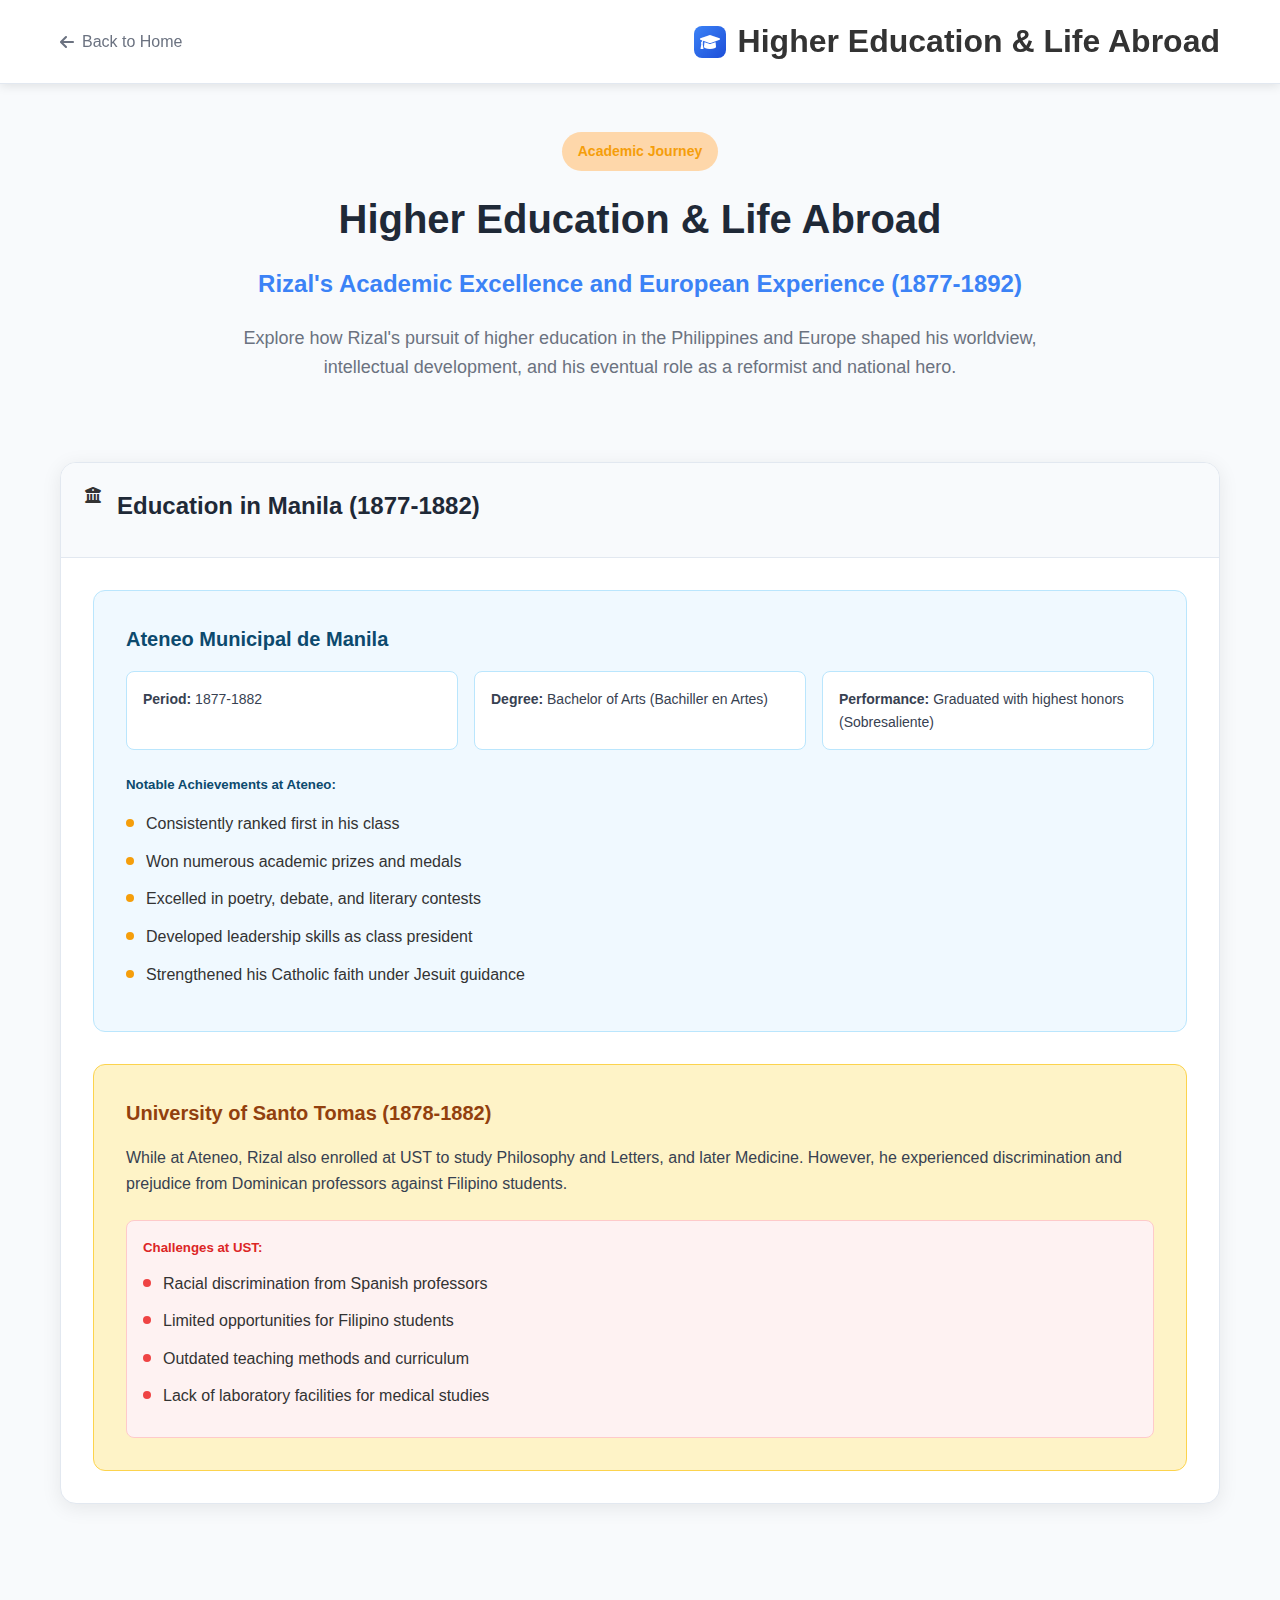
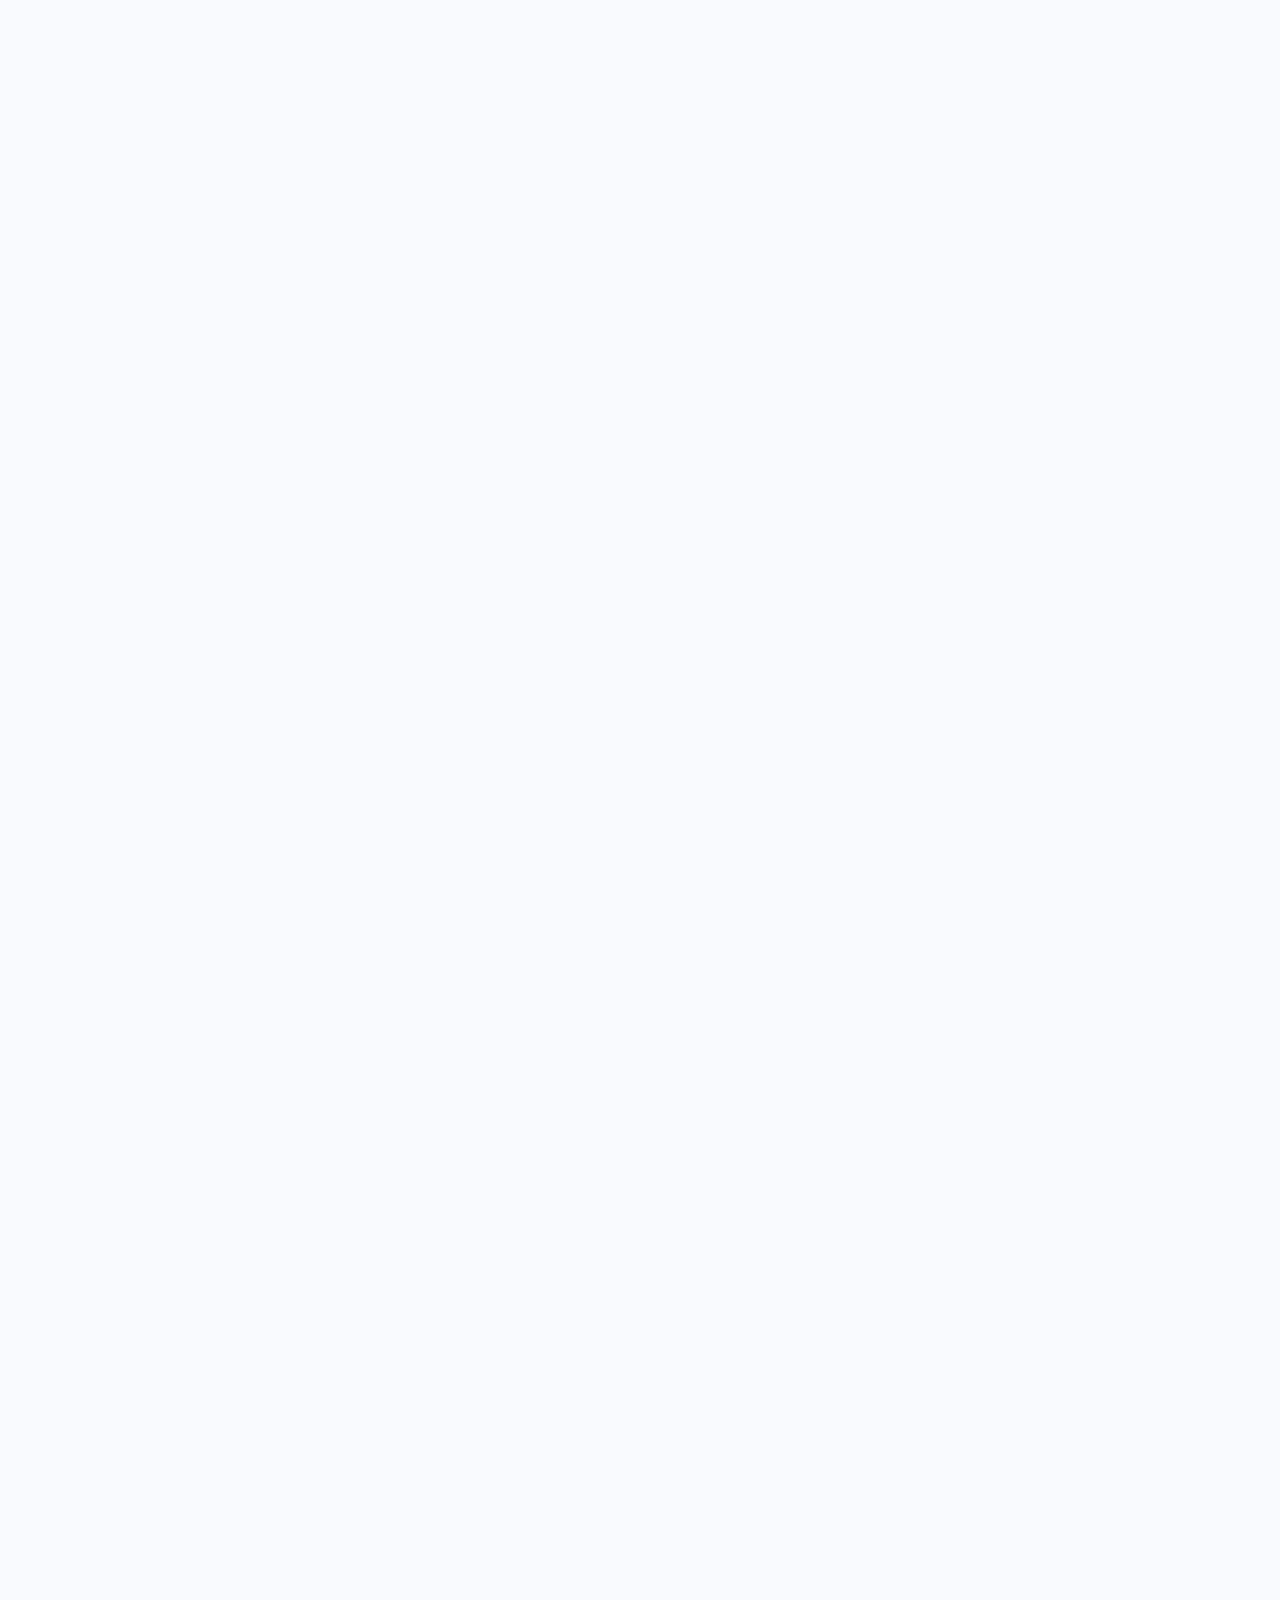
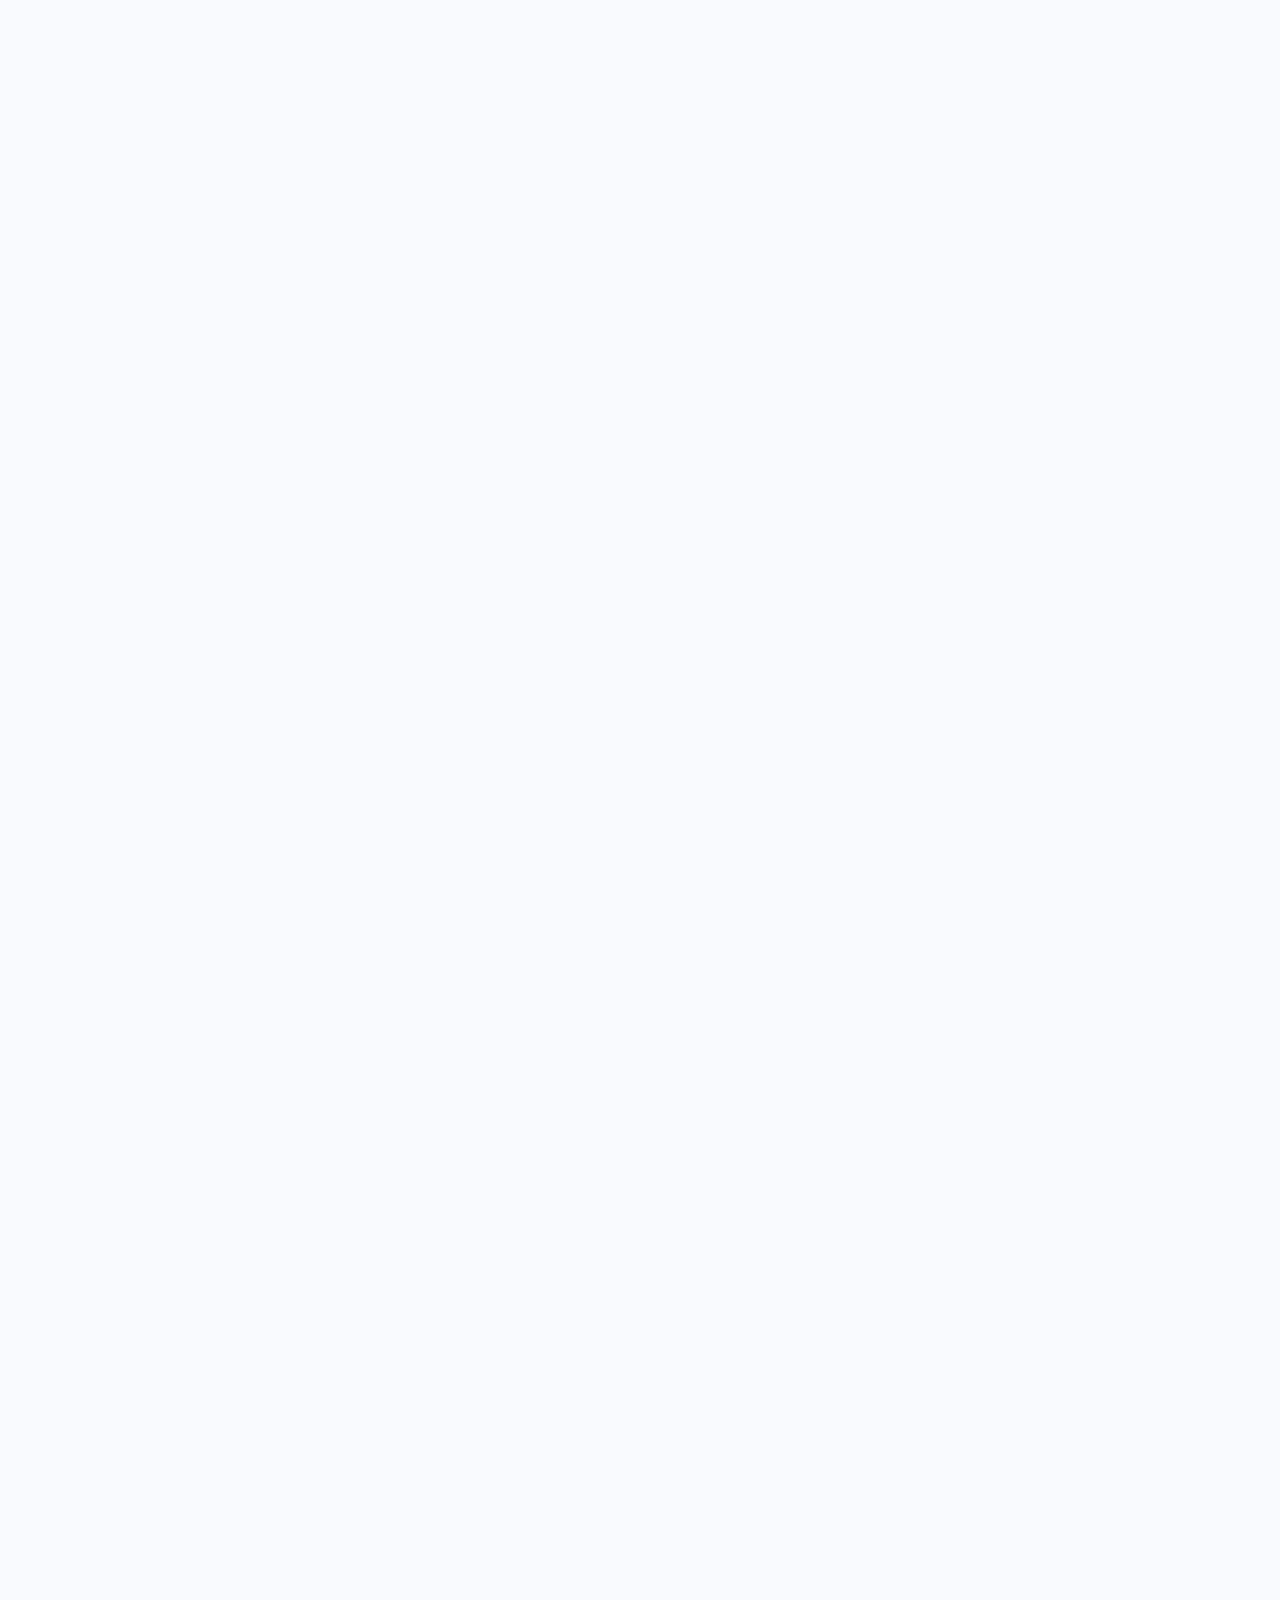
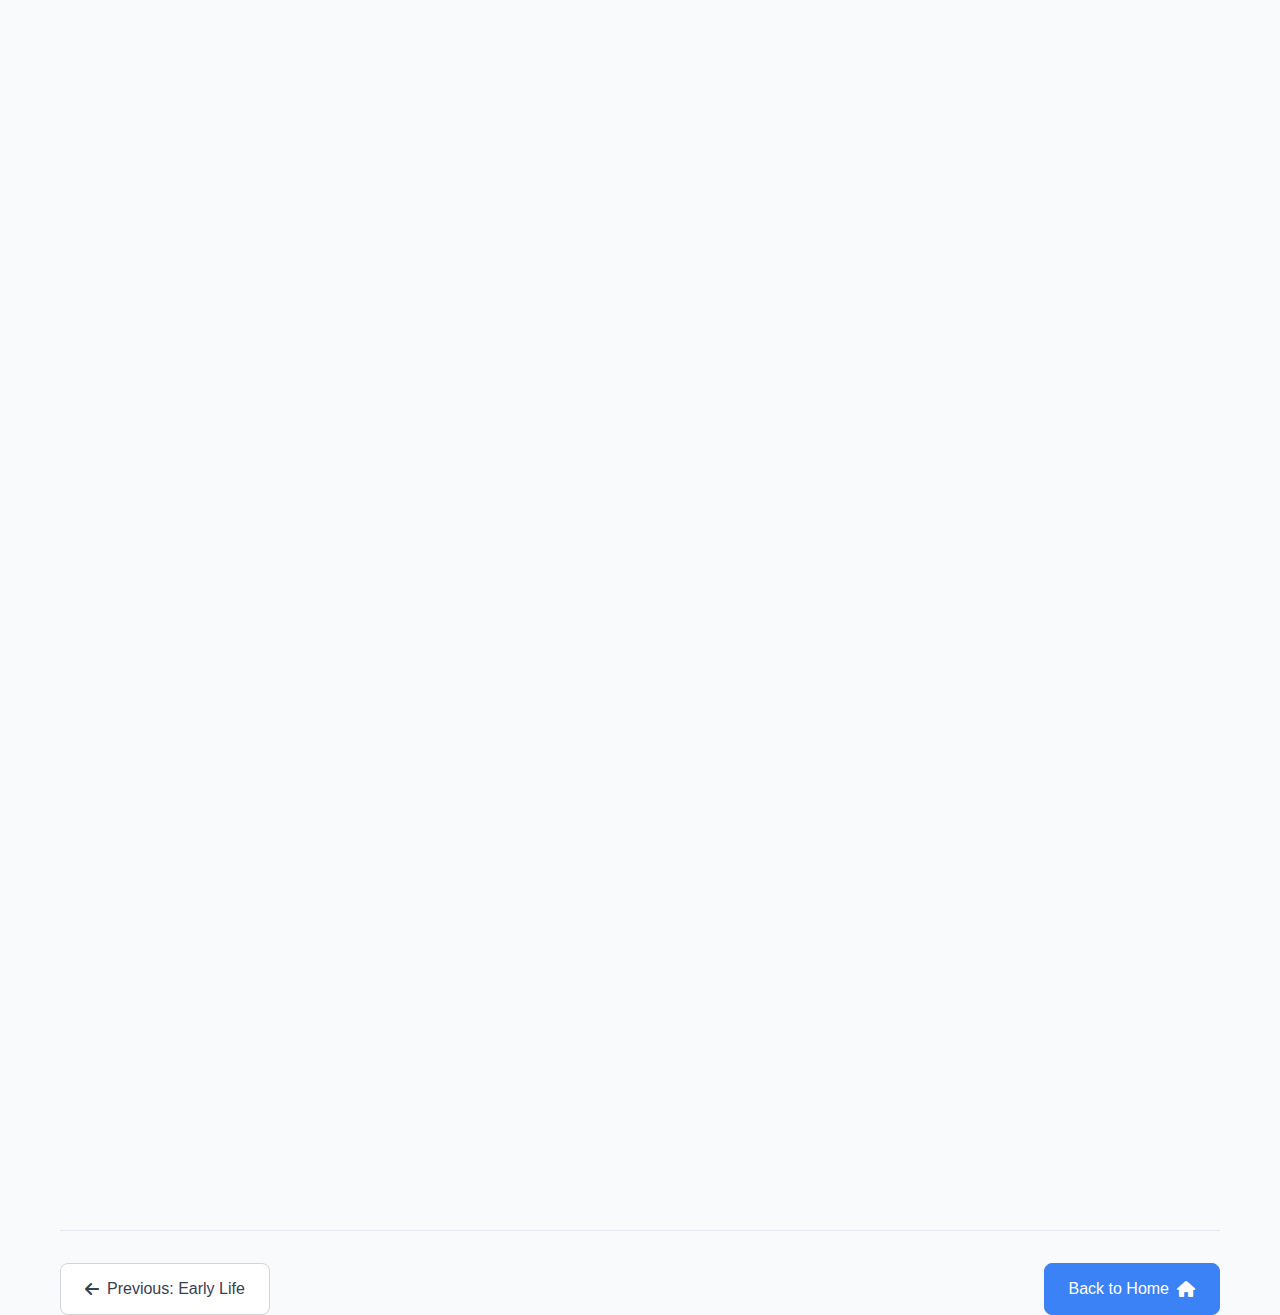
<file: higher-education.html>
<!DOCTYPE html>
<html lang="en">
<head>
    <meta charset="UTF-8">
    <meta name="viewport" content="width=device-width, initial-scale=1.0">
    <title>Higher Education & Life Abroad - Rizal Learning Hub</title>
    <link rel="stylesheet" href="styles.css">
    <link href="https://cdnjs.cloudflare.com/ajax/libs/font-awesome/6.0.0/css/all.min.css" rel="stylesheet">
</head>
<body>
    <!-- Header -->
    <header class="header">
        <div class="container">
            <div class="header-content">
                <a href="index.html" class="back-btn">
                    <i class="fas fa-arrow-left"></i>
                    Back to Home
                </a>
                <div class="page-title">
                    <div class="page-icon">
                        <i class="fas fa-graduation-cap"></i>
                    </div>
                    <h1>Higher Education & Life Abroad</h1>
                </div>
            </div>
        </div>
    </header>

    <div class="page-content">
        <div class="container">
            <!-- Hero Section -->
            <div class="page-hero">
                <div class="badge orange">Academic Journey</div>
                <h1 class="page-title-main">Higher Education & Life Abroad</h1>
                <h2 class="page-subtitle">
                    Rizal's Academic Excellence and European Experience (1877-1892)
                </h2>
                <p class="page-description">
                    Explore how Rizal's pursuit of higher education in the Philippines and Europe shaped his worldview, 
                    intellectual development, and his eventual role as a reformist and national hero.
                </p>
            </div>

            <!-- Education in Manila -->
            <div class="content-card">
                <div class="card-header">
                    <i class="fas fa-university"></i>
                    <h3>Education in Manila (1877-1882)</h3>
                </div>
                <div class="card-content">
                    <div class="manila-education">
                        <div class="school-section">
                            <h4>Ateneo Municipal de Manila</h4>
                            <div class="school-details">
                                <div class="detail-item">
                                    <strong>Period:</strong> 1877-1882
                                </div>
                                <div class="detail-item">
                                    <strong>Degree:</strong> Bachelor of Arts (Bachiller en Artes)
                                </div>
                                <div class="detail-item">
                                    <strong>Performance:</strong> Graduated with highest honors (Sobresaliente)
                                </div>
                            </div>
                            
                            <div class="achievements-list">
                                <h5>Notable Achievements at Ateneo:</h5>
                                <ul class="custom-list orange">
                                    <li>Consistently ranked first in his class</li>
                                    <li>Won numerous academic prizes and medals</li>
                                    <li>Excelled in poetry, debate, and literary contests</li>
                                    <li>Developed leadership skills as class president</li>
                                    <li>Strengthened his Catholic faith under Jesuit guidance</li>
                                </ul>
                            </div>
                        </div>

                        <div class="uso-section">
                            <h4>University of Santo Tomas (1878-1882)</h4>
                            <div class="uso-details">
                                <p>While at Ateneo, Rizal also enrolled at UST to study Philosophy and Letters, 
                                and later Medicine. However, he experienced discrimination and prejudice from 
                                Dominican professors against Filipino students.</p>
                                
                                <div class="uso-challenges">
                                    <h5>Challenges at UST:</h5>
                                    <ul class="custom-list red">
                                        <li>Racial discrimination from Spanish professors</li>
                                        <li>Limited opportunities for Filipino students</li>
                                        <li>Outdated teaching methods and curriculum</li>
                                        <li>Lack of laboratory facilities for medical studies</li>
                                    </ul>
                                </div>
                            </div>
                        </div>
                    </div>
                </div>
            </div>

            <!-- Journey to Europe -->
            <div class="content-card">
                <div class="card-header">
                    <i class="fas fa-ship"></i>
                    <h3>Journey to Europe (1882)</h3>
                </div>
                <div class="card-content">
                    <div class="europe-journey">
                        <div class="journey-details">
                            <h4>The Secret Departure</h4>
                            <p>On May 3, 1882, Rizal secretly left the Philippines aboard the steamship Salvadora, 
                            bound for Singapore. His family was unaware of his departure, as he feared they would 
                            stop him from pursuing his studies abroad.</p>
                        </div>
                        
                        <div class="journey-timeline">
                            <h4>Travel Route</h4>
                            <div class="route-steps">
                                <div class="route-step">
                                    <div class="step-number">1</div>
                                    <div class="step-content">
                                        <h5>Manila to Singapore</h5>
                                        <p>May 3, 1882 - Aboard SS Salvadora</p>
                                    </div>
                                </div>
                                <div class="route-step">
                                    <div class="step-number">2</div>
                                    <div class="step-content">
                                        <h5>Singapore to Marseilles</h5>
                                        <p>Via Suez Canal - First glimpse of Europe</p>
                                    </div>
                                </div>
                                <div class="route-step">
                                    <div class="step-number">3</div>
                                    <div class="step-content">
                                        <h5>Arrival in Spain</h5>
                                        <p>June 1882 - Barcelona, then Madrid</p>
                                    </div>
                                </div>
                            </div>
                        </div>
                    </div>
                </div>
            </div>

            <!-- Studies in Europe -->
            <div class="content-card">
                <div class="card-header">
                    <i class="fas fa-microscope"></i>
                    <h3>Studies in Europe (1882-1887)</h3>
                </div>
                <div class="card-content">
                    <div class="european-studies">
                        <div class="university-cards">
                            <div class="university-card">
                                <h4>Universidad Central de Madrid</h4>
                                <div class="university-details">
                                    <p><strong>Period:</strong> 1882-1884</p>
                                    <p><strong>Degree:</strong> Licentiate in Medicine</p>
                                    <p><strong>Specialization:</strong> Ophthalmology</p>
                                </div>
                                <div class="university-achievements">
                                    <h5>Achievements:</h5>
                                    <ul>
                                        <li>Completed medical degree with excellent grades</li>
                                        <li>Studied under renowned European professors</li>
                                        <li>Gained exposure to liberal European ideas</li>
                                    </ul>
                                </div>
                            </div>

                            <div class="university-card">
                                <h4>University of Paris (Sorbonne)</h4>
                                <div class="university-details">
                                    <p><strong>Period:</strong> 1885-1886</p>
                                    <p><strong>Focus:</strong> Advanced studies in Ophthalmology</p>
                                </div>
                                <div class="university-achievements">
                                    <h5>Activities:</h5>
                                    <ul>
                                        <li>Worked under Dr. Louis de Wecker</li>
                                        <li>Specialized in eye surgery techniques</li>
                                        <li>Continued writing and research</li>
                                    </ul>
                                </div>
                            </div>

                            <div class="university-card">
                                <h4>University of Heidelberg</h4>
                                <div class="university-details">
                                    <p><strong>Period:</strong> 1886</p>
                                    <p><strong>Focus:</strong> Advanced Ophthalmology</p>
                                </div>
                                <div class="university-achievements">
                                    <h5>Accomplishments:</h5>
                                    <ul>
                                        <li>Studied under Prof. Otto Becker</li>
                                        <li>Mastered German language</li>
                                        <li>Completed specialized eye surgery training</li>
                                    </ul>
                                </div>
                            </div>
                        </div>
                    </div>
                </div>
            </div>

            <!-- Literary Works -->
            <div class="content-card">
                <div class="card-header">
                    <i class="fas fa-feather-alt"></i>
                    <h3>Literary Works and Writings</h3>
                </div>
                <div class="card-content">
                    <div class="literary-works">
                        <div class="major-works">
                            <div class="work-card noli">
                                <h4>Noli Me Tangere (1887)</h4>
                                <div class="work-details">
                                    <p><strong>Written in:</strong> Berlin, Germany</p>
                                    <p><strong>Published:</strong> March 1887</p>
                                    <p><strong>Significance:</strong> First major novel exposing colonial abuses</p>
                                </div>
                                <div class="work-impact">
                                    <h5>Impact:</h5>
                                    <ul>
                                        <li>Awakened Filipino consciousness</li>
                                        <li>Exposed corruption of Spanish friars</li>
                                        <li>Sparked nationalist movement</li>
                                        <li>Banned by Spanish authorities</li>
                                    </ul>
                                </div>
                            </div>

                            <div class="work-card fili">
                                <h4>El Filibusterismo (1891)</h4>
                                <div class="work-details">
                                    <p><strong>Written in:</strong> Biarritz, France</p>
                                    <p><strong>Published:</strong> September 1891</p>
                                    <p><strong>Significance:</strong> Sequel to Noli, darker and more revolutionary</p>
                                </div>
                                <div class="work-impact">
                                    <h5>Themes:</h5>
                                    <ul>
                                        <li>Revolution and its consequences</li>
                                        <li>Social justice and reform</li>
                                        <li>Corruption and abuse of power</li>
                                        <li>Hope for national redemption</li>
                                    </ul>
                                </div>
                            </div>
                        </div>

                        <div class="other-writings">
                            <h4>Other Notable Writings</h4>
                            <div class="writings-grid">
                                <div class="writing-item">
                                    <h5>Essays and Articles</h5>
                                    <p>Contributed to La Solidaridad newspaper</p>
                                </div>
                                <div class="writing-item">
                                    <h5>Poems</h5>
                                    <p>"Mi Último Adiós" and other patriotic verses</p>
                                </div>
                                <div class="writing-item">
                                    <h5>Historical Research</h5>
                                    <p>Annotation of Antonio de Morga's work</p>
                                </div>
                                <div class="writing-item">
                                    <h5>Scientific Papers</h5>
                                    <p>Medical and anthropological studies</p>
                                </div>
                            </div>
                        </div>
                    </div>
                </div>
            </div>

            <!-- Propaganda Movement -->
            <div class="content-card">
                <div class="card-header">
                    <i class="fas fa-users"></i>
                    <h3>The Propaganda Movement</h3>
                </div>
                <div class="card-content">
                    <div class="propaganda-movement">
                        <div class="movement-overview">
                            <p>While in Europe, Rizal became a key figure in the Propaganda Movement, 
                            a peaceful campaign for political reforms in the Philippines through writings and lobbying.</p>
                        </div>

                        <div class="movement-goals">
                            <h4>Goals of the Propaganda Movement</h4>
                            <div class="goals-grid">
                                <div class="goal-item">
                                    <i class="fas fa-balance-scale"></i>
                                    <h5>Equal Rights</h5>
                                    <p>Equal treatment for Filipinos and Spaniards</p>
                                </div>
                                <div class="goal-item">
                                    <i class="fas fa-vote-yea"></i>
                                    <h5>Representation</h5>
                                    <p>Filipino representation in Spanish Cortes</p>
                                </div>
                                <div class="goal-item">
                                    <i class="fas fa-church"></i>
                                    <h5>Secularization</h5>
                                    <p>Filipino priests in Philippine parishes</p>
                                </div>
                                <div class="goal-item">
                                    <i class="fas fa-book"></i>
                                    <h5>Education</h5>
                                    <p>Better educational opportunities for Filipinos</p>
                                </div>
                            </div>
                        </div>

                        <div class="key-figures">
                            <h4>Key Figures</h4>
                            <div class="figures-grid">
                                <div class="figure-card">
                                    <h5>José Rizal</h5>
                                    <p>Writer, intellectual leader</p>
                                </div>
                                <div class="figure-card">
                                    <h5>Marcelo H. del Pilar</h5>
                                    <p>Editor of La Solidaridad</p>
                                </div>
                                <div class="figure-card">
                                    <h5>Graciano López Jaena</h5>
                                    <p>Founder of La Solidaridad</p>
                                </div>
                                <div class="figure-card">
                                    <h5>Mariano Ponce</h5>
                                    <p>Writer and organizer</p>
                                </div>
                            </div>
                        </div>
                    </div>
                </div>
            </div>

            <!-- Return to Philippines -->
            <div class="content-card">
                <div class="card-header">
                    <i class="fas fa-home"></i>
                    <h3>Return to the Philippines (1892)</h3>
                </div>
                <div class="card-content">
                    <div class="return-content">
                        <div class="return-reasons">
                            <h4>Reasons for Return</h4>
                            <ul class="custom-list orange">
                                <li>Desire to apply his medical knowledge to help his countrymen</li>
                                <li>Concern for his family's welfare in Calamba</li>
                                <li>Belief that reforms could be achieved from within the Philippines</li>
                                <li>Growing homesickness and love for his homeland</li>
                            </ul>
                        </div>

                        <div class="la-liga-filipina">
                            <h4>La Liga Filipina</h4>
                            <p>Upon his return, Rizal founded La Liga Filipina on July 3, 1892, 
                            a civic organization aimed at uniting Filipinos and promoting reforms through peaceful means.</p>
                            
                            <div class="liga-goals">
                                <h5>Objectives:</h5>
                                <ul>
                                    <li>Unite the Filipino people</li>
                                    <li>Promote education and culture</li>
                                    <li>Encourage agriculture and commerce</li>
                                    <li>Study and apply reforms</li>
                                </ul>
                            </div>
                        </div>

                        <div class="arrest-exile">
                            <h4>Arrest and Exile</h4>
                            <p>Just four days after founding La Liga Filipina, Rizal was arrested by Spanish authorities 
                            and exiled to Dapitan, Zamboanga del Norte, where he would spend the next four years of his life.</p>
                        </div>
                    </div>
                </div>
            </div>

            <!-- Navigation -->
            <div class="page-navigation">
                <a href="early-life.html" class="nav-btn nav-prev">
                    <i class="fas fa-arrow-left"></i>
                    Previous: Early Life
                </a>
                <a href="index.html" class="nav-btn nav-next">
                    Back to Home
                    <i class="fas fa-home"></i>
                </a>
            </div>
        </div>
    </div>

    <script src="script.js"></script>
</body>
</html>
</file>
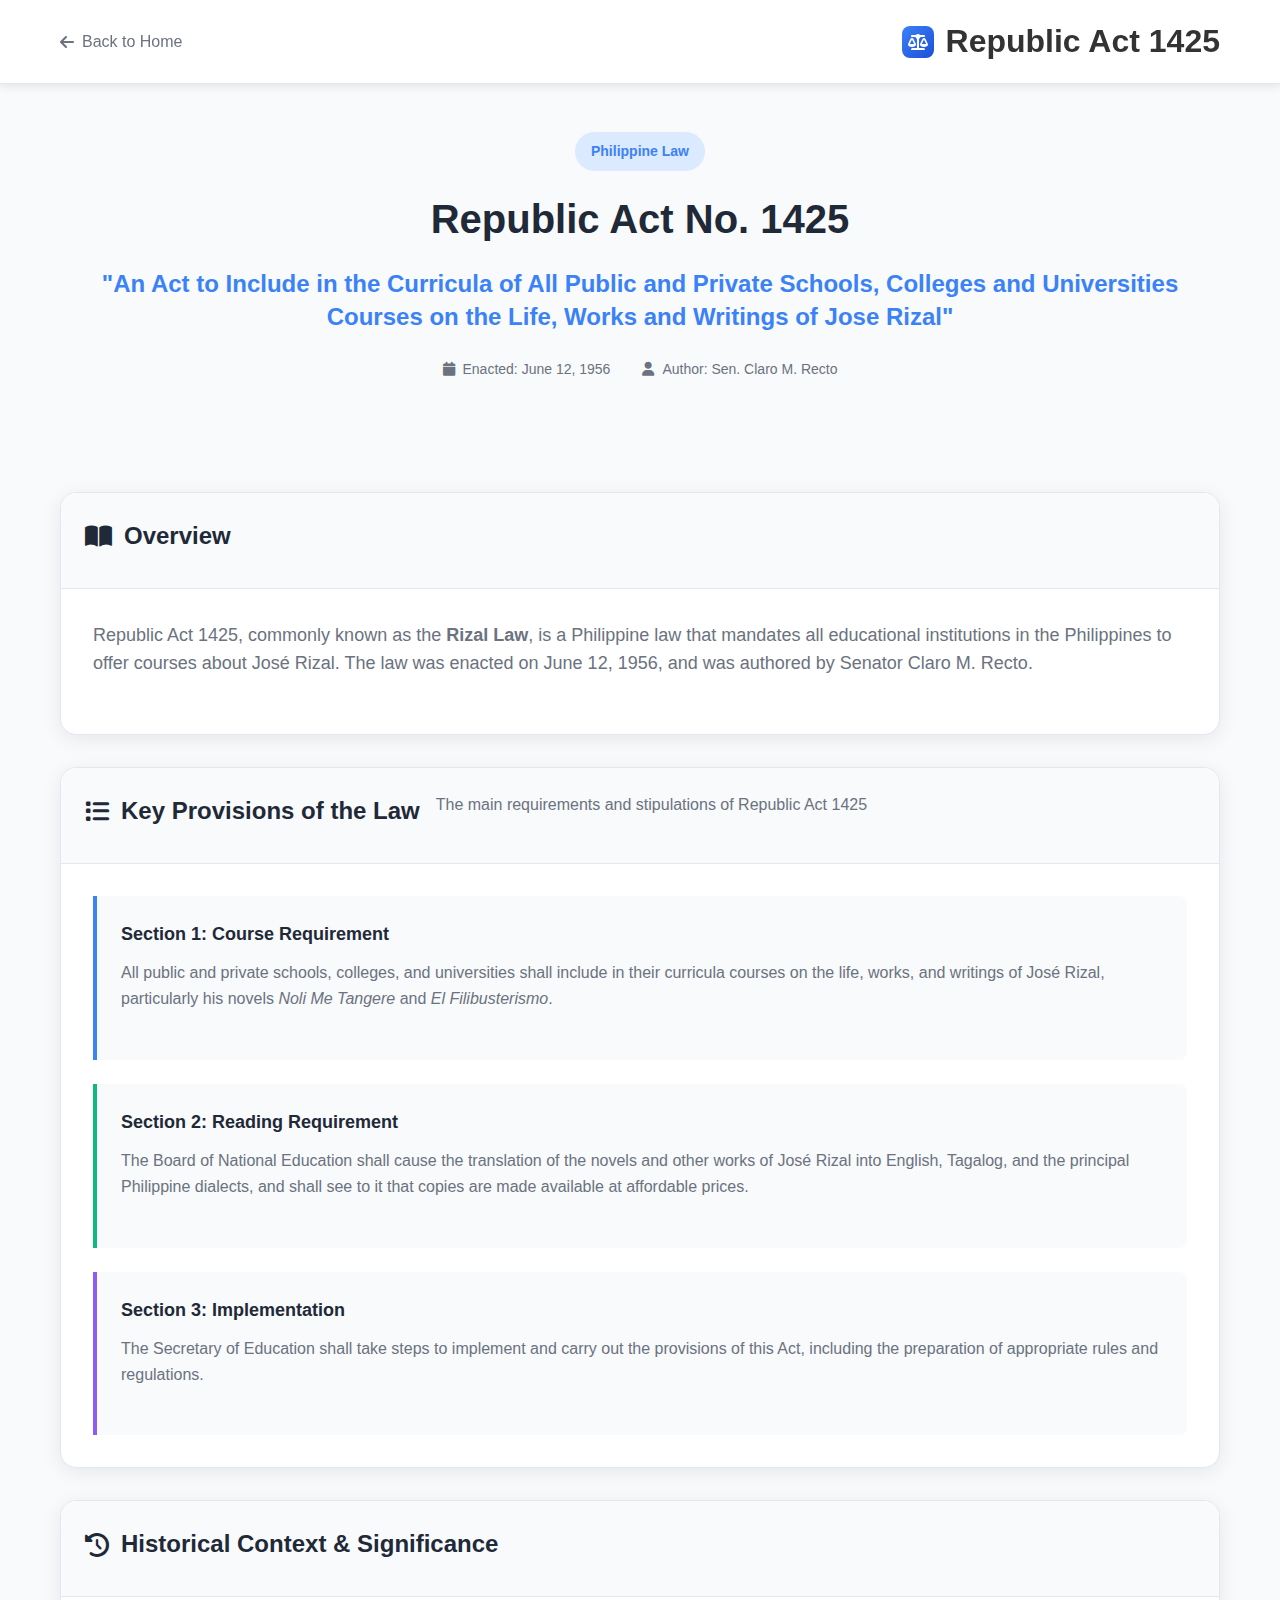
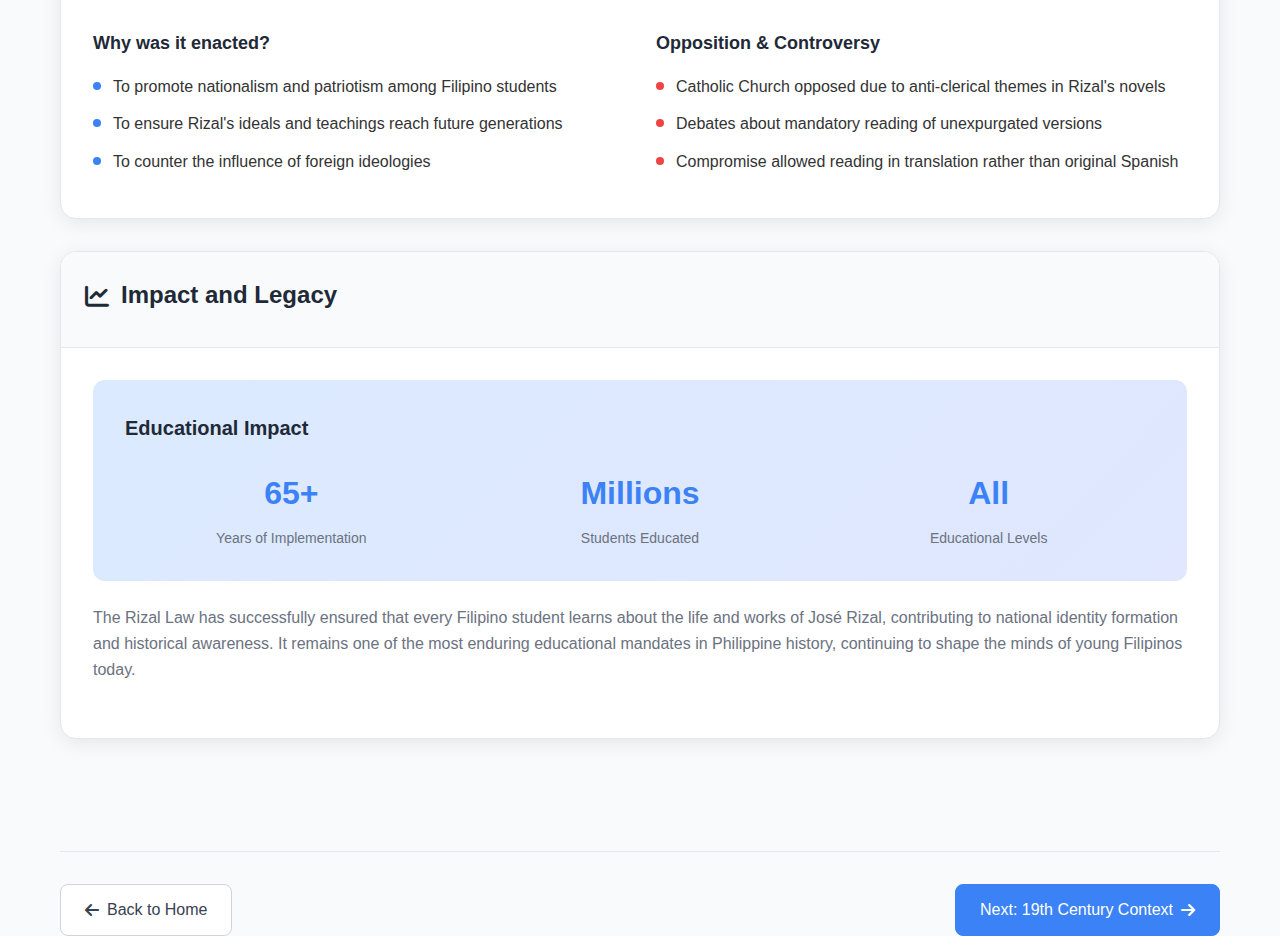
<file: rizal-law.html>
<!DOCTYPE html>
<html lang="en">
<head>
    <meta charset="UTF-8">
    <meta name="viewport" content="width=device-width, initial-scale=1.0">
    <title>Republic Act 1425 - Rizal Learning Hub</title>
    <link rel="stylesheet" href="styles.css">
    <link href="https://cdnjs.cloudflare.com/ajax/libs/font-awesome/6.0.0/css/all.min.css" rel="stylesheet">
    <style>
        /* Fallback styles in case external CSS doesn't load */
        * {
            margin: 0;
            padding: 0;
            box-sizing: border-box;
        }
        
        body {
            font-family: "Segoe UI", Tahoma, Geneva, Verdana, sans-serif;
            line-height: 1.6;
            color: #333;
            background-color: #f8fafc;
        }
        
        .container {
            max-width: 1200px;
            margin: 0 auto;
            padding: 0 20px;
        }
        
        .header {
            background: white;
            box-shadow: 0 2px 10px rgba(0, 0, 0, 0.1);
            border-bottom: 1px solid #e2e8f0;
            position: sticky;
            top: 0;
            z-index: 100;
        }
        
        .header-content {
            display: flex;
            justify-content: space-between;
            align-items: center;
            padding: 1rem 0;
        }
        
        .back-btn {
            display: flex;
            align-items: center;
            gap: 0.5rem;
            color: #6b7280;
            text-decoration: none;
            font-weight: 500;
            transition: color 0.3s ease;
        }
        
        .back-btn:hover {
            color: #3b82f6;
        }
        
        .page-title {
            display: flex;
            align-items: center;
            gap: 0.75rem;
        }
        
        .page-icon {
            width: 32px;
            height: 32px;
            background: linear-gradient(135deg, #3b82f6, #1d4ed8);
            border-radius: 8px;
            display: flex;
            align-items: center;
            justify-content: center;
            color: white;
        }
        
        .page-content {
            min-height: 100vh;
            background: #f8fafc;
        }
        
        .page-hero {
            text-align: center;
            padding: 3rem 0;
            margin-bottom: 2rem;
        }
        
        .badge {
            display: inline-block;
            padding: 0.5rem 1rem;
            background: #dbeafe;
            color: #3b82f6;
            border-radius: 20px;
            font-size: 0.875rem;
            font-weight: 600;
            margin-bottom: 1rem;
        }
        
        .page-title-main {
            font-size: 2.5rem;
            font-weight: 700;
            color: #1f2937;
            margin-bottom: 1rem;
        }
        
        .page-subtitle {
            font-size: 1.5rem;
            color: #3b82f6;
            font-weight: 600;
            margin-bottom: 1.5rem;
            line-height: 1.4;
        }
        
        .page-meta {
            display: flex;
            justify-content: center;
            gap: 2rem;
            margin-top: 1.5rem;
            flex-wrap: wrap;
        }
        
        .meta-item {
            display: flex;
            align-items: center;
            gap: 0.5rem;
            color: #6b7280;
            font-size: 0.875rem;
        }
        
        .content-card {
            background: white;
            border-radius: 16px;
            box-shadow: 0 4px 20px rgba(0, 0, 0, 0.08);
            margin-bottom: 2rem;
            overflow: hidden;
            border: 1px solid #e2e8f0;
        }
        
        .content-card .card-header {
            background: #f8fafc;
            padding: 1.5rem;
            border-bottom: 1px solid #e2e8f0;
        }
        
        .content-card .card-header h3 {
            font-size: 1.5rem;
            font-weight: 600;
            color: #1f2937;
            display: flex;
            align-items: center;
            gap: 0.75rem;
            margin-bottom: 0.5rem;
        }
        
        .content-card .card-header p {
            color: #6b7280;
            margin: 0;
        }
        
        .content-card .card-content {
            padding: 2rem;
        }
        
        .lead {
            font-size: 1.125rem;
            line-height: 1.7;
            color: #374151;
        }
        
        .provisions {
            display: flex;
            flex-direction: column;
            gap: 1.5rem;
        }
        
        .provision-item {
            padding: 1.5rem;
            border-left: 4px solid;
            background: #f8fafc;
            border-radius: 0 8px 8px 0;
        }
        
        .border-blue {
            border-left-color: #3b82f6;
        }
        .border-green {
            border-left-color: #10b981;
        }
        .border-purple {
            border-left-color: #8b5cf6;
        }
        
        .provision-item h4 {
            font-size: 1.125rem;
            font-weight: 600;
            color: #1f2937;
            margin-bottom: 0.75rem;
        }
        
        .two-column {
            display: grid;
            grid-template-columns: 1fr 1fr;
            gap: 2rem;
        }
        
        .column h4 {
            font-size: 1.125rem;
            font-weight: 600;
            color: #1f2937;
            margin-bottom: 1rem;
        }
        
        .custom-list {
            list-style: none;
            padding: 0;
        }
        
        .custom-list li {
            display: flex;
            align-items: flex-start;
            gap: 0.75rem;
            margin-bottom: 0.75rem;
            line-height: 1.6;
        }
        
        .custom-list li::before {
            content: "";
            width: 8px;
            height: 8px;
            background: #3b82f6;
            border-radius: 50%;
            margin-top: 0.5rem;
            flex-shrink: 0;
        }
        
        .custom-list.red li::before {
            background: #ef4444;
        }
        
        .impact-stats {
            background: linear-gradient(135deg, #dbeafe, #e0e7ff);
            padding: 2rem;
            border-radius: 12px;
            margin-bottom: 1.5rem;
        }
        
        .impact-stats h4 {
            font-size: 1.25rem;
            font-weight: 600;
            color: #1f2937;
            margin-bottom: 1.5rem;
        }
        
        .stats-grid {
            display: grid;
            grid-template-columns: repeat(3, 1fr);
            gap: 1rem;
        }
        
        .stat-item {
            text-align: center;
        }
        
        .stat-number {
            font-size: 2rem;
            font-weight: 700;
            color: #3b82f6;
            margin-bottom: 0.5rem;
        }
        
        .stat-label {
            font-size: 0.875rem;
            color: #6b7280;
        }
        
        .impact-description {
            color: #374151;
            line-height: 1.7;
        }
        
        .page-navigation {
            display: flex;
            justify-content: space-between;
            align-items: center;
            margin-top: 3rem;
            padding-top: 2rem;
            border-top: 1px solid #e2e8f0;
        }
        
        .nav-btn {
            display: flex;
            align-items: center;
            gap: 0.5rem;
            padding: 0.75rem 1.5rem;
            background: white;
            color: #374151;
            text-decoration: none;
            border-radius: 8px;
            border: 1px solid #d1d5db;
            font-weight: 500;
            transition: all 0.3s ease;
        }
        
        .nav-btn:hover {
            background: #f9fafb;
            transform: translateY(-2px);
            box-shadow: 0 4px 12px rgba(0, 0, 0, 0.1);
        }
        
        .nav-btn.nav-next {
            background: #3b82f6;
            color: white;
            border-color: #3b82f6;
        }
        
        .nav-btn.nav-next:hover {
            background: #2563eb;
        }
        
        @media (max-width: 768px) {
            .two-column {
                grid-template-columns: 1fr;
            }
            
            .stats-grid {
                grid-template-columns: 1fr;
            }
            
            .page-navigation {
                flex-direction: column;
                gap: 1rem;
            }
            
            .page-title-main {
                font-size: 2rem;
            }
        }
    </style>
</head>
<body>
    <!-- Header -->
    <header class="header">
        <div class="container">
            <div class="header-content">
                <a href="index.html" class="back-btn">
                    <i class="fas fa-arrow-left"></i>
                    Back to Home
                </a>
                <div class="page-title">
                    <div class="page-icon">
                        <i class="fas fa-balance-scale"></i>
                    </div>
                    <h1>Republic Act 1425</h1>
                </div>
            </div>
        </div>
    </header>

    <div class="page-content">
        <div class="container">
            <!-- Hero Section -->
            <div class="page-hero">
                <div class="badge">Philippine Law</div>
                <h1 class="page-title-main">Republic Act No. 1425</h1>
                <h2 class="page-subtitle">
                    "An Act to Include in the Curricula of All Public and Private Schools, Colleges and Universities 
                    Courses on the Life, Works and Writings of Jose Rizal"
                </h2>
                <div class="page-meta">
                    <div class="meta-item">
                        <i class="fas fa-calendar"></i>
                        <span>Enacted: June 12, 1956</span>
                    </div>
                    <div class="meta-item">
                        <i class="fas fa-user"></i>
                        <span>Author: Sen. Claro M. Recto</span>
                    </div>
                </div>
            </div>

            <!-- Content Cards -->
            <div class="content-section">
                <!-- Overview -->
                <div class="content-card">
                    <div class="card-header">
                        <h3>
                            <i class="fas fa-book-open"></i>
                            Overview
                        </h3>
                    </div>
                    <div class="card-content">
                        <p class="lead">
                            Republic Act 1425, commonly known as the <strong>Rizal Law</strong>, is a Philippine law that mandates
                            all educational institutions in the Philippines to offer courses about José Rizal. The law was enacted
                            on June 12, 1956, and was authored by Senator Claro M. Recto.
                        </p>
                    </div>
                </div>

                <!-- Key Provisions -->
                <div class="content-card">
                    <div class="card-header">
                        <h3>
                            <i class="fas fa-list"></i>
                            Key Provisions of the Law
                        </h3>
                        <p>The main requirements and stipulations of Republic Act 1425</p>
                    </div>
                    <div class="card-content">
                        <div class="provisions">
                            <div class="provision-item border-blue">
                                <h4>Section 1: Course Requirement</h4>
                                <p>
                                    All public and private schools, colleges, and universities shall include in their curricula courses
                                    on the life, works, and writings of José Rizal, particularly his novels <em>Noli Me Tangere</em> and
                                    <em>El Filibusterismo</em>.
                                </p>
                            </div>

                            <div class="provision-item border-green">
                                <h4>Section 2: Reading Requirement</h4>
                                <p>
                                    The Board of National Education shall cause the translation of the novels and other works of José
                                    Rizal into English, Tagalog, and the principal Philippine dialects, and shall see to it that copies
                                    are made available at affordable prices.
                                </p>
                            </div>

                            <div class="provision-item border-purple">
                                <h4>Section 3: Implementation</h4>
                                <p>
                                    The Secretary of Education shall take steps to implement and carry out the provisions of this Act,
                                    including the preparation of appropriate rules and regulations.
                                </p>
                            </div>
                        </div>
                    </div>
                </div>

                <!-- Historical Context -->
                <div class="content-card">
                    <div class="card-header">
                        <h3>
                            <i class="fas fa-history"></i>
                            Historical Context & Significance
                        </h3>
                    </div>
                    <div class="card-content">
                        <div class="two-column">
                            <div class="column">
                                <h4>Why was it enacted?</h4>
                                <ul class="custom-list">
                                    <li>To promote nationalism and patriotism among Filipino students</li>
                                    <li>To ensure Rizal's ideals and teachings reach future generations</li>
                                    <li>To counter the influence of foreign ideologies</li>
                                </ul>
                            </div>
                            <div class="column">
                                <h4>Opposition & Controversy</h4>
                                <ul class="custom-list red">
                                    <li>Catholic Church opposed due to anti-clerical themes in Rizal's novels</li>
                                    <li>Debates about mandatory reading of unexpurgated versions</li>
                                    <li>Compromise allowed reading in translation rather than original Spanish</li>
                                </ul>
                            </div>
                        </div>
                    </div>
                </div>

                <!-- Impact and Legacy -->
                <div class="content-card">
                    <div class="card-header">
                        <h3>
                            <i class="fas fa-chart-line"></i>
                            Impact and Legacy
                        </h3>
                    </div>
                    <div class="card-content">
                        <div class="impact-stats">
                            <h4>Educational Impact</h4>
                            <div class="stats-grid">
                                <div class="stat-item">
                                    <div class="stat-number">65+</div>
                                    <div class="stat-label">Years of Implementation</div>
                                </div>
                                <div class="stat-item">
                                    <div class="stat-number">Millions</div>
                                    <div class="stat-label">Students Educated</div>
                                </div>
                                <div class="stat-item">
                                    <div class="stat-number">All</div>
                                    <div class="stat-label">Educational Levels</div>
                                </div>
                            </div>
                        </div>
                        <p class="impact-description">
                            The Rizal Law has successfully ensured that every Filipino student learns about the life and works of
                            José Rizal, contributing to national identity formation and historical awareness. It remains one of
                            the most enduring educational mandates in Philippine history, continuing to shape the minds of young
                            Filipinos today.
                        </p>
                    </div>
                </div>
            </div>

            <!-- Navigation -->
            <div class="page-navigation">
                <a href="index.html" class="nav-btn nav-prev">
                    <i class="fas fa-arrow-left"></i>
                    Back to Home
                </a>
                <a href="19th-century-context.html" class="nav-btn nav-next">
                    Next: 19th Century Context
                    <i class="fas fa-arrow-right"></i>
                </a>
            </div>
        </div>
    </div>

    <script>
        // Simple script to ensure page loads properly
        document.addEventListener('DOMContentLoaded', function() {
            console.log('Rizal Law page loaded successfully');
            
            // Add smooth scrolling
            document.querySelectorAll('a[href^="#"]').forEach(anchor => {
                anchor.addEventListener('click', function (e) {
                    e.preventDefault();
                    const target = document.querySelector(this.getAttribute('href'));
                    if (target) {
                        target.scrollIntoView({
                            behavior: 'smooth'
                        });
                    }
                });
            });
        });
    </script>
</body>
</html>
</file>
<file: styles.css>
/* Reset and Base Styles */
* {
  margin: 0;
  padding: 0;
  box-sizing: border-box;
}

body {
  font-family: "Segoe UI", Tahoma, Geneva, Verdana, sans-serif;
  line-height: 1.6;
  color: #333;
  background-color: #f8fafc;
}

.container {
  max-width: 1200px;
  margin: 0 auto;
  padding: 0 20px;
}

/* Header Styles */
.header {
  background: white;
  box-shadow: 0 2px 10px rgba(0, 0, 0, 0.1);
  border-bottom: 1px solid #e2e8f0;
  position: sticky;
  top: 0;
  z-index: 100;
}

.header-content {
  display: flex;
  justify-content: space-between;
  align-items: center;
  padding: 1rem 0;
}

.logo-section {
  display: flex;
  align-items: center;
  gap: 1rem;
}

.logo-icon {
  width: 40px;
  height: 40px;
  background: linear-gradient(135deg, #3b82f6, #1d4ed8);
  border-radius: 8px;
  display: flex;
  align-items: center;
  justify-content: center;
  color: white;
  font-size: 1.2rem;
}

.logo-text h1 {
  font-size: 1.25rem;
  font-weight: 700;
  color: #1f2937;
  margin-bottom: 0.25rem;
}

.logo-text p {
  font-size: 0.875rem;
  color: #6b7280;
}

.course-info {
  text-align: right;
}

.course-code {
  font-weight: 600;
  color: #1f2937;
  margin-bottom: 0.25rem;
}

.course-desc {
  font-size: 0.75rem;
  color: #6b7280;
}

/* Hero Section */
.hero {
  position: relative;
  background: linear-gradient(135deg, #667eea 0%, #764ba2 100%);
  color: white;
  padding: 4rem 0;
  overflow: hidden;
}

.hero-background {
  position: absolute;
  top: 0;
  left: 0;
  right: 0;
  bottom: 0;
  background: url('data:image/svg+xml,<svg xmlns="http://www.w3.org/2000/svg" viewBox="0 0 1000 1000"><polygon fill="%23ffffff08" points="0,0 1000,300 1000,1000 0,700"/></svg>');
  background-size: cover;
}

.hero-content {
  position: relative;
  display: grid;
  grid-template-columns: 1fr 300px;
  gap: 3rem;
  align-items: center;
}

.hero-title {
  font-size: 3rem;
  font-weight: 700;
  margin-bottom: 1.5rem;
  line-height: 1.2;
}

.hero-title .highlight {
  color: #fbbf24;
  display: block;
  margin-top: 0.5rem;
}

.hero-description {
  font-size: 1.25rem;
  margin-bottom: 2rem;
  opacity: 0.9;
  line-height: 1.6;
}

.hero-buttons {
  display: flex;
  gap: 1rem;
  flex-wrap: wrap;
}

.rizal-portrait {
  position: relative;
  display: flex;
  justify-content: center;
  align-items: center;
}

.rizal-img {
  width: 250px;
  height: 350px;
  border-radius: 20px;
  box-shadow: 0 20px 40px rgba(0, 0, 0, 0.3);
  border: 4px solid rgba(255, 255, 255, 0.2);
  animation: float 6s ease-in-out infinite;
}

.portrait-glow {
  position: absolute;
  top: -20px;
  left: -20px;
  right: -20px;
  bottom: -20px;
  background: radial-gradient(circle, rgba(251, 191, 36, 0.3) 0%, transparent 70%);
  border-radius: 30px;
  animation: pulse 4s ease-in-out infinite;
}

@keyframes float {
  0%,
  100% {
    transform: translateY(0px);
  }
  50% {
    transform: translateY(-20px);
  }
}

@keyframes pulse {
  0%,
  100% {
    opacity: 0.3;
    transform: scale(1);
  }
  50% {
    opacity: 0.6;
    transform: scale(1.05);
  }
}

/* Button Styles */
.btn {
  display: inline-flex;
  align-items: center;
  gap: 0.5rem;
  padding: 0.75rem 1.5rem;
  border: none;
  border-radius: 8px;
  font-weight: 600;
  text-decoration: none;
  cursor: pointer;
  transition: all 0.3s ease;
  font-size: 1rem;
}

.btn-primary {
  background: linear-gradient(135deg, #3b82f6, #1d4ed8);
  color: white;
}

.btn-primary:hover {
  transform: translateY(-2px);
  box-shadow: 0 10px 20px rgba(59, 130, 246, 0.3);
}

.btn-secondary {
  background: rgba(255, 255, 255, 0.2);
  color: white;
  border: 2px solid rgba(255, 255, 255, 0.3);
}

.btn-secondary:hover {
  background: rgba(255, 255, 255, 0.3);
  transform: translateY(-2px);
}

.btn-dark {
  background: #1f2937;
  color: white;
}

.btn-dark:hover {
  background: #111827;
  transform: translateY(-2px);
}

/* Topics Section - Make sure it's visible */
.topics {
  padding: 4rem 0;
  background: white;
  display: block !important;
  visibility: visible !important;
  opacity: 1 !important;
}

.topics-grid {
  display: grid;
  grid-template-columns: repeat(auto-fit, minmax(300px, 1fr));
  gap: 2rem;
  opacity: 1 !important;
  visibility: visible !important;
}

.topic-card {
  background: white;
  border-radius: 16px;
  box-shadow: 0 10px 30px rgba(0, 0, 0, 0.1);
  overflow: hidden;
  transition: all 0.3s ease;
  border: 1px solid #e2e8f0;
  opacity: 1 !important;
  visibility: visible !important;
}

/* Topics Section */
.topics {
  padding: 4rem 0;
  background: white;
}

.section-header {
  text-align: center;
  margin-bottom: 3rem;
}

.section-header h3 {
  font-size: 2.5rem;
  font-weight: 700;
  color: #1f2937;
  margin-bottom: 1rem;
}

.section-header p {
  font-size: 1.125rem;
  color: #6b7280;
  max-width: 600px;
  margin: 0 auto;
}

.topics-grid {
  display: grid;
  grid-template-columns: repeat(auto-fit, minmax(300px, 1fr));
  gap: 2rem;
}

.topic-card {
  background: white;
  border-radius: 16px;
  box-shadow: 0 10px 30px rgba(0, 0, 0, 0.1);
  overflow: hidden;
  transition: all 0.3s ease;
  border: 1px solid #e2e8f0;
}

.card-header {
  padding: 1.5rem;
  display: flex;
  align-items: flex-start;
  gap: 1rem;
}

.topic-icon {
  width: 48px;
  height: 48px;
  border-radius: 12px;
  display: flex;
  align-items: center;
  justify-content: center;
  color: white;
  font-size: 1.25rem;
  flex-shrink: 0;
}

.bg-blue {
  background: linear-gradient(135deg, #3b82f6, #1d4ed8);
}
.bg-green {
  background: linear-gradient(135deg, #10b981, #059669);
}
.bg-purple {
  background: linear-gradient(135deg, #8b5cf6, #7c3aed);
}
.bg-orange {
  background: linear-gradient(135deg, #f59e0b, #d97706);
}

.card-header h4 {
  font-size: 1.25rem;
  font-weight: 600;
  color: #1f2937;
  line-height: 1.3;
}

.card-content {
  padding: 0 1.5rem 1.5rem;
}

.card-content p {
  color: #6b7280;
  margin-bottom: 1.5rem;
  line-height: 1.6;
}

/* About Section */
.about {
  padding: 4rem 0;
  background: #f8fafc;
}

.about-grid {
  display: grid;
  grid-template-columns: repeat(auto-fit, minmax(250px, 1fr));
  gap: 2rem;
  margin-top: 3rem;
}

.about-item {
  text-align: center;
  padding: 2rem;
}

.about-icon {
  width: 64px;
  height: 64px;
  border-radius: 50%;
  display: flex;
  align-items: center;
  justify-content: center;
  margin: 0 auto 1rem;
  font-size: 2rem;
}

.bg-blue-light {
  background: #dbeafe;
  color: #3b82f6;
}
.bg-green-light {
  background: #d1fae5;
  color: #10b981;
}
.bg-purple-light {
  background: #e9d5ff;
  color: #8b5cf6;
}

.about-item h4 {
  font-size: 1.125rem;
  font-weight: 600;
  color: #1f2937;
  margin-bottom: 0.5rem;
}

.about-item p {
  color: #6b7280;
}

/* Footer */
.footer {
  background: #1f2937;
  color: white;
  padding: 3rem 0;
}

.footer-content {
  text-align: center;
}

.footer-logo {
  display: flex;
  align-items: center;
  justify-content: center;
  gap: 0.75rem;
  margin-bottom: 1rem;
}

.footer-logo h4 {
  font-size: 1.125rem;
  font-weight: 600;
}

.footer-desc {
  color: #9ca3af;
  font-size: 0.875rem;
  margin: 0.5rem 0;
}

.footer-bottom {
  margin-top: 2rem;
  padding-top: 2rem;
  border-top: 1px solid #374151;
}

.footer-bottom p {
  color: #6b7280;
  font-size: 0.875rem;
}

/* Page Specific Styles */
.page-content {
  min-height: 100vh;
  background: #f8fafc;
}

.back-btn {
  display: flex;
  align-items: center;
  gap: 0.5rem;
  color: #6b7280;
  text-decoration: none;
  font-weight: 500;
  transition: color 0.3s ease;
}

.back-btn:hover {
  color: #3b82f6;
}

.page-title {
  display: flex;
  align-items: center;
  gap: 0.75rem;
}

.page-icon {
  width: 32px;
  height: 32px;
  background: linear-gradient(135deg, #3b82f6, #1d4ed8);
  border-radius: 8px;
  display: flex;
  align-items: center;
  justify-content: center;
  color: white;
}

.page-hero {
  text-align: center;
  padding: 3rem 0;
  margin-bottom: 2rem;
}

.badge {
  display: inline-block;
  padding: 0.5rem 1rem;
  background: #dbeafe;
  color: #3b82f6;
  border-radius: 20px;
  font-size: 0.875rem;
  font-weight: 600;
  margin-bottom: 1rem;
}

.badge.green {
  background: #d1fae5;
  color: #10b981;
}

.badge.purple {
  background: #e9d5ff;
  color: #8b5cf6;
}

.badge.orange {
  background: #fed7aa;
  color: #f59e0b;
}

.page-title-main {
  font-size: 2.5rem;
  font-weight: 700;
  color: #1f2937;
  margin-bottom: 1rem;
}

.page-subtitle {
  font-size: 1.5rem;
  color: #3b82f6;
  font-weight: 600;
  margin-bottom: 1.5rem;
  line-height: 1.4;
}

.page-description {
  font-size: 1.125rem;
  color: #6b7280;
  max-width: 800px;
  margin: 0 auto;
  line-height: 1.6;
}

.page-meta {
  display: flex;
  justify-content: center;
  gap: 2rem;
  margin-top: 1.5rem;
  flex-wrap: wrap;
}

.meta-item {
  display: flex;
  align-items: center;
  gap: 0.5rem;
  color: #6b7280;
  font-size: 0.875rem;
}

/* Content Cards */
.content-section {
  padding: 2rem 0;
}

.content-card {
  background: white;
  border-radius: 16px;
  box-shadow: 0 4px 20px rgba(0, 0, 0, 0.08);
  margin-bottom: 2rem;
  overflow: hidden;
  border: 1px solid #e2e8f0;
}

.content-card .card-header {
  background: #f8fafc;
  padding: 1.5rem;
  border-bottom: 1px solid #e2e8f0;
}

.content-card .card-header h3 {
  font-size: 1.5rem;
  font-weight: 600;
  color: #1f2937;
  display: flex;
  align-items: center;
  gap: 0.75rem;
  margin-bottom: 0.5rem;
}

.content-card .card-header p {
  color: #6b7280;
  margin: 0;
}

.content-card .card-content {
  padding: 2rem;
}

.lead {
  font-size: 1.125rem;
  line-height: 1.7;
  color: #374151;
}

/* Provisions */
.provisions {
  display: flex;
  flex-direction: column;
  gap: 1.5rem;
}

.provision-item {
  padding: 1.5rem;
  border-left: 4px solid;
  background: #f8fafc;
  border-radius: 0 8px 8px 0;
}

.border-blue {
  border-left-color: #3b82f6;
}
.border-green {
  border-left-color: #10b981;
}
.border-purple {
  border-left-color: #8b5cf6;
}

.provision-item h4 {
  font-size: 1.125rem;
  font-weight: 600;
  color: #1f2937;
  margin-bottom: 0.75rem;
}

/* Two Column Layout */
.two-column {
  display: grid;
  grid-template-columns: 1fr 1fr;
  gap: 2rem;
}

.column h4 {
  font-size: 1.125rem;
  font-weight: 600;
  color: #1f2937;
  margin-bottom: 1rem;
}

/* Custom Lists */
.custom-list {
  list-style: none;
  padding: 0;
}

.custom-list li {
  display: flex;
  align-items: flex-start;
  gap: 0.75rem;
  margin-bottom: 0.75rem;
  line-height: 1.6;
}

.custom-list li::before {
  content: "";
  width: 8px;
  height: 8px;
  background: #3b82f6;
  border-radius: 50%;
  margin-top: 0.5rem;
  flex-shrink: 0;
}

.custom-list.red li::before {
  background: #ef4444;
}

.custom-list.green li::before {
  background: #10b981;
}

.custom-list.purple li::before {
  background: #8b5cf6;
}

.custom-list.orange li::before {
  background: #f59e0b;
}

/* Stats */
.impact-stats {
  background: linear-gradient(135deg, #dbeafe, #e0e7ff);
  padding: 2rem;
  border-radius: 12px;
  margin-bottom: 1.5rem;
}

.impact-stats h4 {
  font-size: 1.25rem;
  font-weight: 600;
  color: #1f2937;
  margin-bottom: 1.5rem;
}

.stats-grid {
  display: grid;
  grid-template-columns: repeat(3, 1fr);
  gap: 1rem;
}

.stat-item {
  text-align: center;
}

.stat-number {
  font-size: 2rem;
  font-weight: 700;
  color: #3b82f6;
  margin-bottom: 0.5rem;
}

.stat-label {
  font-size: 0.875rem;
  color: #6b7280;
}

.impact-description {
  color: #374151;
  line-height: 1.7;
}

/* Timeline */
.timeline {
  display: flex;
  flex-direction: column;
  gap: 1.5rem;
}

.timeline-item {
  display: flex;
  align-items: center;
  gap: 1rem;
  padding: 1rem;
  background: linear-gradient(135deg, #f0f9ff, #e0f2fe);
  border-radius: 12px;
}

.timeline-year {
  width: 80px;
  text-align: center;
  font-size: 1.125rem;
  font-weight: 700;
  color: #0369a1;
  flex-shrink: 0;
}

.timeline-content h4 {
  font-weight: 600;
  color: #1f2937;
  margin-bottom: 0.25rem;
}

.timeline-content p {
  color: #6b7280;
  font-size: 0.875rem;
  margin: 0;
}

/* Social Hierarchy */
.social-hierarchy {
  display: flex;
  flex-direction: column;
  gap: 1rem;
}

.hierarchy-item {
  padding: 1rem;
  border-radius: 8px;
  border-left: 4px solid;
}

.hierarchy-item.yellow {
  background: #fefce8;
  border-left-color: #eab308;
}

.hierarchy-item.orange {
  background: #fff7ed;
  border-left-color: #f97316;
}

.hierarchy-item.blue {
  background: #eff6ff;
  border-left-color: #3b82f6;
}

.hierarchy-item.green {
  background: #f0fdf4;
  border-left-color: #22c55e;
}

.hierarchy-item h4 {
  font-weight: 600;
  color: #1f2937;
  margin-bottom: 0.5rem;
}

.hierarchy-item p {
  color: #6b7280;
  font-size: 0.875rem;
  margin: 0;
}

/* Navigation */
.page-navigation {
  display: flex;
  justify-content: space-between;
  align-items: center;
  margin-top: 3rem;
  padding-top: 2rem;
  border-top: 1px solid #e2e8f0;
}

.nav-btn {
  display: flex;
  align-items: center;
  gap: 0.5rem;
  padding: 0.75rem 1.5rem;
  background: white;
  color: #374151;
  text-decoration: none;
  border-radius: 8px;
  border: 1px solid #d1d5db;
  font-weight: 500;
  transition: all 0.3s ease;
}

.nav-btn:hover {
  background: #f9fafb;
  transform: translateY(-2px);
  box-shadow: 0 4px 12px rgba(0, 0, 0, 0.1);
}

.nav-btn.nav-next {
  background: #3b82f6;
  color: white;
  border-color: #3b82f6;
}

.nav-btn.nav-next:hover {
  background: #2563eb;
}

/* Early Life Specific Styles */
.birth-info {
  display: grid;
  grid-template-columns: 2fr 1fr;
  gap: 2rem;
}

.birth-details {
  display: grid;
  grid-template-columns: 1fr 1fr;
  gap: 1rem;
}

.detail-box {
  padding: 1.5rem;
  border-radius: 12px;
}

.detail-box.blue {
  background: #eff6ff;
  border: 1px solid #bfdbfe;
}

.detail-box.green {
  background: #f0fdf4;
  border: 1px solid #bbf7d0;
}

.detail-box h4 {
  font-weight: 600;
  color: #1f2937;
  margin-bottom: 1rem;
}

.detail-box ul {
  list-style: none;
  padding: 0;
}

.detail-box li {
  color: #374151;
  font-size: 0.875rem;
  margin-bottom: 0.5rem;
}

.full-name {
  background: #faf5ff;
  padding: 1.5rem;
  border-radius: 12px;
  border: 1px solid #e9d5ff;
}

.name-box {
  background: white;
  padding: 1rem;
  border-radius: 8px;
  border: 1px solid #d8b4fe;
}

.full-name-text {
  font-size: 1.125rem;
  font-weight: 600;
  color: #7c3aed;
  margin-bottom: 1rem;
}

.name-meanings p {
  font-size: 0.875rem;
  color: #6b7280;
  margin-bottom: 0.25rem;
}

/* Parents Section */
.parents-section {
  display: grid;
  grid-template-columns: 1fr 1fr;
  gap: 1.5rem;
  margin-bottom: 2rem;
}

.parent-card {
  padding: 1.5rem;
  border-radius: 12px;
}

.parent-card.father {
  background: #eff6ff;
  border: 1px solid #bfdbfe;
}

.parent-card.mother {
  background: #fdf2f8;
  border: 1px solid #fbcfe8;
}

.parent-card h4 {
  font-size: 1.125rem;
  font-weight: 600;
  margin-bottom: 1rem;
}

.parent-card.father h4 {
  color: #1e40af;
}

.parent-card.mother h4 {
  color: #be185d;
}

.parent-card ul {
  list-style: none;
  padding: 0;
}

.parent-card li {
  color: #374151;
  font-size: 0.875rem;
  margin-bottom: 0.5rem;
  padding-left: 1rem;
  position: relative;
}

.parent-card li::before {
  content: "•";
  position: absolute;
  left: 0;
  color: #6b7280;
}

/* Siblings Grid */
.siblings-section h4 {
  font-size: 1.125rem;
  font-weight: 600;
  color: #1f2937;
  margin-bottom: 1rem;
}

.siblings-grid {
  display: grid;
  grid-template-columns: repeat(auto-fit, minmax(150px, 1fr));
  gap: 0.75rem;
}

.sibling-card {
  padding: 0.75rem;
  background: #f8fafc;
  border-radius: 8px;
  text-align: center;
  border: 1px solid #e2e8f0;
  font-weight: 500;
  color: #374151;
}

.sibling-card span {
  display: block;
  font-size: 0.75rem;
  color: #6b7280;
  margin-top: 0.25rem;
}

.sibling-card.jose {
  background: linear-gradient(135deg, #8b5cf6, #7c3aed);
  color: white;
  border-color: #7c3aed;
  font-weight: 700;
}

.sibling-card.jose span {
  color: #e9d5ff;
}

/* Childhood Content */
.childhood-content {
  display: grid;
  grid-template-columns: 1fr 1fr;
  gap: 2rem;
}

.traits-section h4,
.events-section h4 {
  font-size: 1.125rem;
  font-weight: 600;
  color: #1f2937;
  margin-bottom: 1rem;
}

.event-cards {
  display: flex;
  flex-direction: column;
  gap: 1rem;
}

.event-card {
  padding: 1rem;
  border-radius: 8px;
}

.event-card.yellow {
  background: #fefce8;
  border: 1px solid #fde047;
}

.event-card.green {
  background: #f0fdf4;
  border: 1px solid #86efac;
}

.event-card.blue {
  background: #eff6ff;
  border: 1px solid #93c5fd;
}

.event-card h5 {
  font-weight: 600;
  color: #1f2937;
  margin-bottom: 0.5rem;
}

.event-card p {
  font-size: 0.875rem;
  color: #6b7280;
  margin: 0;
}

/* Teachers Grid */
.teachers-section h4 {
  font-size: 1.125rem;
  font-weight: 600;
  color: #1f2937;
  margin-bottom: 1rem;
}

.teachers-grid {
  display: grid;
  grid-template-columns: repeat(3, 1fr);
  gap: 1rem;
  margin-bottom: 2rem;
}

.teacher-card {
  padding: 1.5rem;
  background: #f8fafc;
  border-radius: 12px;
  text-align: center;
  border: 1px solid #e2e8f0;
}

.teacher-icon {
  font-size: 2rem;
  margin-bottom: 0.5rem;
}

.teacher-card h5 {
  font-weight: 600;
  color: #1f2937;
  margin-bottom: 0.5rem;
}

.teacher-card p {
  font-size: 0.875rem;
  color: #6b7280;
  margin: 0;
}

/* Biñan Section */
.binan-section {
  background: #eff6ff;
  padding: 1.5rem;
  border-radius: 12px;
  border: 1px solid #bfdbfe;
  margin-bottom: 2rem;
}

.binan-section h4 {
  font-size: 1.125rem;
  font-weight: 600;
  color: #1e40af;
  margin-bottom: 1rem;
}

.binan-content {
  display: grid;
  grid-template-columns: 1fr 1fr;
  gap: 1.5rem;
}

.binan-details h5,
.binan-experiences h5 {
  font-weight: 600;
  color: #1e40af;
  margin-bottom: 0.5rem;
}

.binan-details ul,
.binan-experiences ul {
  list-style: none;
  padding: 0;
}

.binan-details li,
.binan-experiences li {
  color: #374151;
  font-size: 0.875rem;
  margin-bottom: 0.5rem;
  padding-left: 1rem;
  position: relative;
}

.binan-details li::before,
.binan-experiences li::before {
  content: "•";
  position: absolute;
  left: 0;
  color: #3b82f6;
}

/* Achievements Grid */
.achievements-section h4 {
  font-size: 1.125rem;
  font-weight: 600;
  color: #1f2937;
  margin-bottom: 1rem;
}

.achievements-grid {
  display: grid;
  grid-template-columns: repeat(4, 1fr);
  gap: 1rem;
}

.achievement-card {
  padding: 1.5rem;
  background: white;
  border-radius: 12px;
  text-align: center;
  border: 1px solid #e2e8f0;
  box-shadow: 0 2px 8px rgba(0, 0, 0, 0.05);
}

.achievement-icon {
  font-size: 2rem;
  margin-bottom: 0.5rem;
}

.achievement-card h5 {
  font-weight: 600;
  color: #1f2937;
  margin-bottom: 0.5rem;
}

.achievement-card p {
  font-size: 0.875rem;
  color: #6b7280;
  margin: 0;
}

/* Higher Education Specific Styles */
.manila-education {
  display: flex;
  flex-direction: column;
  gap: 2rem;
}

.school-section {
  background: #f0f9ff;
  padding: 2rem;
  border-radius: 12px;
  border: 1px solid #bae6fd;
}

.school-section h4 {
  font-size: 1.25rem;
  font-weight: 600;
  color: #0c4a6e;
  margin-bottom: 1rem;
}

.school-details {
  display: grid;
  grid-template-columns: repeat(3, 1fr);
  gap: 1rem;
  margin-bottom: 1.5rem;
}

.detail-item {
  background: white;
  padding: 1rem;
  border-radius: 8px;
  border: 1px solid #bae6fd;
  font-size: 0.875rem;
  color: #374151;
}

.achievements-list h5 {
  font-weight: 600;
  color: #0c4a6e;
  margin-bottom: 1rem;
}

.uso-section {
  background: #fef3c7;
  padding: 2rem;
  border-radius: 12px;
  border: 1px solid #fcd34d;
}

.uso-section h4 {
  font-size: 1.25rem;
  font-weight: 600;
  color: #92400e;
  margin-bottom: 1rem;
}

.uso-details p {
  color: #374151;
  line-height: 1.6;
  margin-bottom: 1.5rem;
}

.uso-challenges {
  background: #fef2f2;
  padding: 1rem;
  border-radius: 8px;
  border: 1px solid #fecaca;
}

.uso-challenges h5 {
  font-weight: 600;
  color: #dc2626;
  margin-bottom: 0.75rem;
}

/* Journey Styles */
.europe-journey {
  display: flex;
  flex-direction: column;
  gap: 2rem;
}

.journey-details {
  background: #f0fdf4;
  padding: 1.5rem;
  border-radius: 12px;
  border: 1px solid #bbf7d0;
}

.journey-details h4 {
  font-weight: 600;
  color: #166534;
  margin-bottom: 1rem;
}

.journey-details p {
  color: #374151;
  line-height: 1.6;
  margin: 0;
}

.journey-timeline h4 {
  font-weight: 600;
  color: #1f2937;
  margin-bottom: 1rem;
}

.route-steps {
  display: flex;
  flex-direction: column;
  gap: 1rem;
}

.route-step {
  display: flex;
  align-items: center;
  gap: 1rem;
  padding: 1rem;
  background: #f8fafc;
  border-radius: 8px;
  border: 1px solid #e2e8f0;
}

.step-number {
  width: 40px;
  height: 40px;
  background: linear-gradient(135deg, #3b82f6, #1d4ed8);
  color: white;
  border-radius: 50%;
  display: flex;
  align-items: center;
  justify-content: center;
  font-weight: 600;
  flex-shrink: 0;
}

.step-content h5 {
  font-weight: 600;
  color: #1f2937;
  margin-bottom: 0.25rem;
}

.step-content p {
  color: #6b7280;
  font-size: 0.875rem;
  margin: 0;
}

/* University Cards */
.european-studies {
  display: flex;
  flex-direction: column;
  gap: 2rem;
}

.university-cards {
  display: flex;
  flex-direction: column;
  gap: 1.5rem;
}

.university-card {
  background: #f8fafc;
  padding: 2rem;
  border-radius: 12px;
  border: 1px solid #e2e8f0;
}

.university-card h4 {
  font-size: 1.25rem;
  font-weight: 600;
  color: #1f2937;
  margin-bottom: 1rem;
}

.university-details {
  background: white;
  padding: 1rem;
  border-radius: 8px;
  border: 1px solid #e2e8f0;
  margin-bottom: 1rem;
}

.university-details p {
  color: #374151;
  font-size: 0.875rem;
  margin-bottom: 0.5rem;
}

.university-details p:last-child {
  margin-bottom: 0;
}

.university-achievements h5 {
  font-weight: 600;
  color: #1f2937;
  margin-bottom: 0.75rem;
}

.university-achievements ul {
  list-style: none;
  padding: 0;
}

.university-achievements li {
  color: #374151;
  font-size: 0.875rem;
  margin-bottom: 0.5rem;
  padding-left: 1rem;
  position: relative;
}

.university-achievements li::before {
  content: "•";
  position: absolute;
  left: 0;
  color: #3b82f6;
}

/* Literary Works */
.literary-works {
  display: flex;
  flex-direction: column;
  gap: 2rem;
}

.major-works {
  display: grid;
  grid-template-columns: 1fr 1fr;
  gap: 2rem;
}

.work-card {
  padding: 2rem;
  border-radius: 12px;
  border: 1px solid;
}

.work-card.noli {
  background: #eff6ff;
  border-color: #bfdbfe;
}

.work-card.fili {
  background: #f0fdf4;
  border-color: #bbf7d0;
}

.work-card h4 {
  font-size: 1.25rem;
  font-weight: 600;
  margin-bottom: 1rem;
}

.work-card.noli h4 {
  color: #1e40af;
}

.work-card.fili h4 {
  color: #166534;
}

.work-details {
  background: white;
  padding: 1rem;
  border-radius: 8px;
  margin-bottom: 1rem;
}

.work-details p {
  color: #374151;
  font-size: 0.875rem;
  margin-bottom: 0.5rem;
}

.work-details p:last-child {
  margin-bottom: 0;
}

.work-impact h5 {
  font-weight: 600;
  color: #1f2937;
  margin-bottom: 0.75rem;
}

.work-impact ul {
  list-style: none;
  padding: 0;
}

.work-impact li {
  color: #374151;
  font-size: 0.875rem;
  margin-bottom: 0.5rem;
  padding-left: 1rem;
  position: relative;
}

.work-impact li::before {
  content: "•";
  position: absolute;
  left: 0;
  color: #6b7280;
}

.other-writings h4 {
  font-size: 1.125rem;
  font-weight: 600;
  color: #1f2937;
  margin-bottom: 1rem;
}

.writings-grid {
  display: grid;
  grid-template-columns: repeat(2, 1fr);
  gap: 1rem;
}

.writing-item {
  padding: 1rem;
  background: #f8fafc;
  border-radius: 8px;
  border: 1px solid #e2e8f0;
}

.writing-item h5 {
  font-weight: 600;
  color: #1f2937;
  margin-bottom: 0.5rem;
}

.writing-item p {
  color: #6b7280;
  font-size: 0.875rem;
  margin: 0;
}

/* Propaganda Movement */
.propaganda-movement {
  display: flex;
  flex-direction: column;
  gap: 2rem;
}

.movement-overview {
  background: #f0f9ff;
  padding: 1.5rem;
  border-radius: 12px;
  border: 1px solid #bae6fd;
}

.movement-overview p {
  color: #374151;
  line-height: 1.6;
  margin: 0;
}

.movement-goals h4 {
  font-size: 1.125rem;
  font-weight: 600;
  color: #1f2937;
  margin-bottom: 1rem;
}

.goals-grid {
  display: grid;
  grid-template-columns: repeat(2, 1fr);
  gap: 1rem;
}

.goal-item {
  display: flex;
  align-items: flex-start;
  gap: 1rem;
  padding: 1rem;
  background: white;
  border-radius: 8px;
  border: 1px solid #e2e8f0;
}

.goal-item i {
  color: #3b82f6;
  font-size: 1.25rem;
  margin-top: 0.25rem;
}

.goal-item h5 {
  font-weight: 600;
  color: #1f2937;
  margin-bottom: 0.25rem;
}

.goal-item p {
  color: #6b7280;
  font-size: 0.875rem;
  margin: 0;
}

.key-figures h4 {
  font-size: 1.125rem;
  font-weight: 600;
  color: #1f2937;
  margin-bottom: 1rem;
}

.figures-grid {
  display: grid;
  grid-template-columns: repeat(4, 1fr);
  gap: 1rem;
}

.figure-card {
  padding: 1rem;
  background: #f8fafc;
  border-radius: 8px;
  border: 1px solid #e2e8f0;
  text-align: center;
}

.figure-card h5 {
  font-weight: 600;
  color: #1f2937;
  margin-bottom: 0.5rem;
}

.figure-card p {
  color: #6b7280;
  font-size: 0.875rem;
  margin: 0;
}

/* Return Content */
.return-content {
  display: flex;
  flex-direction: column;
  gap: 2rem;
}

.return-reasons h4 {
  font-size: 1.125rem;
  font-weight: 600;
  color: #1f2937;
  margin-bottom: 1rem;
}

.la-liga-filipina {
  background: #fef3c7;
  padding: 2rem;
  border-radius: 12px;
  border: 1px solid #fcd34d;
}

.la-liga-filipina h4 {
  font-size: 1.125rem;
  font-weight: 600;
  color: #92400e;
  margin-bottom: 1rem;
}

.la-liga-filipina p {
  color: #374151;
  line-height: 1.6;
  margin-bottom: 1.5rem;
}

.liga-goals {
  background: white;
  padding: 1rem;
  border-radius: 8px;
  border: 1px solid #fcd34d;
}

.liga-goals h5 {
  font-weight: 600;
  color: #92400e;
  margin-bottom: 0.75rem;
}

.liga-goals ul {
  list-style: none;
  padding: 0;
}

.liga-goals li {
  color: #374151;
  font-size: 0.875rem;
  margin-bottom: 0.5rem;
  padding-left: 1rem;
  position: relative;
}

.liga-goals li::before {
  content: "•";
  position: absolute;
  left: 0;
  color: #f59e0b;
}

.arrest-exile {
  background: #fef2f2;
  padding: 1.5rem;
  border-radius: 12px;
  border: 1px solid #fecaca;
}

.arrest-exile h4 {
  font-weight: 600;
  color: #dc2626;
  margin-bottom: 1rem;
}

.arrest-exile p {
  color: #374151;
  line-height: 1.6;
  margin: 0;
}

/* Responsive Design */
@media (max-width: 768px) {
  .hero-content {
    grid-template-columns: 1fr;
    text-align: center;
  }

  .hero-title {
    font-size: 2rem;
  }

  .topics-grid {
    grid-template-columns: 1fr;
  }

  .two-column {
    grid-template-columns: 1fr;
  }

  .stats-grid {
    grid-template-columns: 1fr;
  }

  .page-navigation {
    flex-direction: column;
    gap: 1rem;
  }

  .birth-info {
    grid-template-columns: 1fr;
  }

  .birth-details {
    grid-template-columns: 1fr;
  }

  .parents-section {
    grid-template-columns: 1fr;
  }

  .siblings-grid {
    grid-template-columns: repeat(2, 1fr);
  }

  .childhood-content {
    grid-template-columns: 1fr;
  }

  .teachers-grid {
    grid-template-columns: 1fr;
  }

  .binan-content {
    grid-template-columns: 1fr;
  }

  .achievements-grid {
    grid-template-columns: repeat(2, 1fr);
  }

  .school-details {
    grid-template-columns: 1fr;
  }

  .major-works {
    grid-template-columns: 1fr;
  }

  .goals-grid {
    grid-template-columns: 1fr;
  }

  .figures-grid {
    grid-template-columns: repeat(2, 1fr);
  }

  .writings-grid {
    grid-template-columns: 1fr;
  }
}

@media (max-width: 480px) {
  .container {
    padding: 0 15px;
  }

  .hero-title {
    font-size: 1.75rem;
  }

  .page-title-main {
    font-size: 2rem;
  }

  .siblings-grid {
    grid-template-columns: 1fr;
  }

  .achievements-grid {
    grid-template-columns: 1fr;
  }

  .figures-grid {
    grid-template-columns: 1fr;
  }
}

/* Animation Classes */
.fade-in {
  animation: fadeIn 0.6s ease-in-out;
}

@keyframes fadeIn {
  from {
    opacity: 0;
    transform: translateY(20px);
  }
  to {
    opacity: 1;
    transform: translateY(0);
  }
}

.slide-in-left {
  animation: slideInLeft 0.6s ease-in-out;
}

@keyframes slideInLeft {
  from {
    opacity: 0;
    transform: translateX(-30px);
  }
  to {
    opacity: 1;
    transform: translateX(0);
  }
}

.slide-in-right {
  animation: slideInRight 0.6s ease-in-out;
}

@keyframes slideInRight {
  from {
    opacity: 0;
    transform: translateX(30px);
  }
  to {
    opacity: 1;
    transform: translateX(0);
  }
}

/* Scroll animations */
.animate-on-scroll {
  opacity: 0;
  transform: translateY(30px);
  transition: all 0.6s ease-in-out;
}

.animate-on-scroll.animated {
  opacity: 1;
  transform: translateY(0);
}
</file>
<file: Rizal's Life Website/styles.css>
/* Reset and Base Styles */
* {
  margin: 0;
  padding: 0;
  box-sizing: border-box;
}

body {
  font-family: "Segoe UI", Tahoma, Geneva, Verdana, sans-serif;
  line-height: 1.6;
  color: #333;
  background-color: #f8fafc;
}

.container {
  max-width: 1200px;
  margin: 0 auto;
  padding: 0 20px;
}

/* Header Styles */
.header {
  background: white;
  box-shadow: 0 2px 10px rgba(0, 0, 0, 0.1);
  border-bottom: 1px solid #e2e8f0;
  position: sticky;
  top: 0;
  z-index: 100;
}

.header-content {
  display: flex;
  justify-content: space-between;
  align-items: center;
  padding: 1rem 0;
}

.logo-section {
  display: flex;
  align-items: center;
  gap: 1rem;
}

.logo-icon {
  width: 40px;
  height: 40px;
  background: linear-gradient(135deg, #3b82f6, #1d4ed8);
  border-radius: 8px;
  display: flex;
  align-items: center;
  justify-content: center;
  color: white;
  font-size: 1.2rem;
}

.logo-text h1 {
  font-size: 1.25rem;
  font-weight: 700;
  color: #1f2937;
  margin-bottom: 0.25rem;
}

.logo-text p {
  font-size: 0.875rem;
  color: #6b7280;
}

.course-info {
  text-align: right;
}

.course-code {
  font-weight: 600;
  color: #1f2937;
  margin-bottom: 0.25rem;
}

.course-desc {
  font-size: 0.75rem;
  color: #6b7280;
}

/* Hero Section */
.hero {
  position: relative;
  background: linear-gradient(135deg, #667eea 0%, #764ba2 100%);
  color: white;
  padding: 4rem 0;
  overflow: hidden;
}

.hero-background {
  position: absolute;
  top: 0;
  left: 0;
  right: 0;
  bottom: 0;
  background: url('data:image/svg+xml,<svg xmlns="http://www.w3.org/2000/svg" viewBox="0 0 1000 1000"><polygon fill="%23ffffff08" points="0,0 1000,300 1000,1000 0,700"/></svg>');
  background-size: cover;
}

.hero-content {
  position: relative;
  display: grid;
  grid-template-columns: 1fr 300px;
  gap: 3rem;
  align-items: center;
}

.hero-title {
  font-size: 3rem;
  font-weight: 700;
  margin-bottom: 1.5rem;
  line-height: 1.2;
}

.hero-title .highlight {
  color: #fbbf24;
  display: block;
  margin-top: 0.5rem;
}

.hero-description {
  font-size: 1.25rem;
  margin-bottom: 2rem;
  opacity: 0.9;
  line-height: 1.6;
}

.hero-buttons {
  display: flex;
  gap: 1rem;
  flex-wrap: wrap;
}

.rizal-portrait {
  position: relative;
  display: flex;
  justify-content: center;
  align-items: center;
}

.rizal-img {
  width: 250px;
  height: 350px;
  border-radius: 20px;
  box-shadow: 0 20px 40px rgba(0, 0, 0, 0.3);
  border: 4px solid rgba(255, 255, 255, 0.2);
  animation: float 6s ease-in-out infinite;
}

.portrait-glow {
  position: absolute;
  top: -20px;
  left: -20px;
  right: -20px;
  bottom: -20px;
  background: radial-gradient(circle, rgba(251, 191, 36, 0.3) 0%, transparent 70%);
  border-radius: 30px;
  animation: pulse 4s ease-in-out infinite;
}

@keyframes float {
  0%,
  100% {
    transform: translateY(0px);
  }
  50% {
    transform: translateY(-20px);
  }
}

@keyframes pulse {
  0%,
  100% {
    opacity: 0.3;
    transform: scale(1);
  }
  50% {
    opacity: 0.6;
    transform: scale(1.05);
  }
}

/* Button Styles */
.btn {
  display: inline-flex;
  align-items: center;
  gap: 0.5rem;
  padding: 0.75rem 1.5rem;
  border: none;
  border-radius: 8px;
  font-weight: 600;
  text-decoration: none;
  cursor: pointer;
  transition: all 0.3s ease;
  font-size: 1rem;
}

.btn-primary {
  background: linear-gradient(135deg, #3b82f6, #1d4ed8);
  color: white;
}

.btn-primary:hover {
  transform: translateY(-2px);
  box-shadow: 0 10px 20px rgba(59, 130, 246, 0.3);
}

.btn-secondary {
  background: rgba(255, 255, 255, 0.2);
  color: white;
  border: 2px solid rgba(255, 255, 255, 0.3);
}

.btn-secondary:hover {
  background: rgba(255, 255, 255, 0.3);
  transform: translateY(-2px);
}

.btn-dark {
  background: #1f2937;
  color: white;
}

.btn-dark:hover {
  background: #111827;
  transform: translateY(-2px);
}

/* Topics Section - Make sure it's visible */
.topics {
  padding: 4rem 0;
  background: white;
  display: block !important;
  visibility: visible !important;
  opacity: 1 !important;
}

.topics-grid {
  display: grid;
  grid-template-columns: repeat(auto-fit, minmax(300px, 1fr));
  gap: 2rem;
  opacity: 1 !important;
  visibility: visible !important;
}

.topic-card {
  background: white;
  border-radius: 16px;
  box-shadow: 0 10px 30px rgba(0, 0, 0, 0.1);
  overflow: hidden;
  transition: all 0.3s ease;
  border: 1px solid #e2e8f0;
  opacity: 1 !important;
  visibility: visible !important;
}

/* Topics Section */
.topics {
  padding: 4rem 0;
  background: white;
}

.section-header {
  text-align: center;
  margin-bottom: 3rem;
}

.section-header h3 {
  font-size: 2.5rem;
  font-weight: 700;
  color: #1f2937;
  margin-bottom: 1rem;
}

.section-header p {
  font-size: 1.125rem;
  color: #6b7280;
  max-width: 600px;
  margin: 0 auto;
}

.topics-grid {
  display: grid;
  grid-template-columns: repeat(auto-fit, minmax(300px, 1fr));
  gap: 2rem;
}

.topic-card {
  background: white;
  border-radius: 16px;
  box-shadow: 0 10px 30px rgba(0, 0, 0, 0.1);
  overflow: hidden;
  transition: all 0.3s ease;
  border: 1px solid #e2e8f0;
}

.card-header {
  padding: 1.5rem;
  display: flex;
  align-items: flex-start;
  gap: 1rem;
}

.topic-icon {
  width: 48px;
  height: 48px;
  border-radius: 12px;
  display: flex;
  align-items: center;
  justify-content: center;
  color: white;
  font-size: 1.25rem;
  flex-shrink: 0;
}

.bg-blue {
  background: linear-gradient(135deg, #3b82f6, #1d4ed8);
}
.bg-green {
  background: linear-gradient(135deg, #10b981, #059669);
}
.bg-purple {
  background: linear-gradient(135deg, #8b5cf6, #7c3aed);
}
.bg-orange {
  background: linear-gradient(135deg, #f59e0b, #d97706);
}

.card-header h4 {
  font-size: 1.25rem;
  font-weight: 600;
  color: #1f2937;
  line-height: 1.3;
}

.card-content {
  padding: 0 1.5rem 1.5rem;
}

.card-content p {
  color: #6b7280;
  margin-bottom: 1.5rem;
  line-height: 1.6;
}

/* About Section */
.about {
  padding: 4rem 0;
  background: #f8fafc;
}

.about-grid {
  display: grid;
  grid-template-columns: repeat(auto-fit, minmax(250px, 1fr));
  gap: 2rem;
  margin-top: 3rem;
}

.about-item {
  text-align: center;
  padding: 2rem;
}

.about-icon {
  width: 64px;
  height: 64px;
  border-radius: 50%;
  display: flex;
  align-items: center;
  justify-content: center;
  margin: 0 auto 1rem;
  font-size: 2rem;
}

.bg-blue-light {
  background: #dbeafe;
  color: #3b82f6;
}
.bg-green-light {
  background: #d1fae5;
  color: #10b981;
}
.bg-purple-light {
  background: #e9d5ff;
  color: #8b5cf6;
}

.about-item h4 {
  font-size: 1.125rem;
  font-weight: 600;
  color: #1f2937;
  margin-bottom: 0.5rem;
}

.about-item p {
  color: #6b7280;
}

/* Footer */
.footer {
  background: #1f2937;
  color: white;
  padding: 3rem 0;
}

.footer-content {
  text-align: center;
}

.footer-logo {
  display: flex;
  align-items: center;
  justify-content: center;
  gap: 0.75rem;
  margin-bottom: 1rem;
}

.footer-logo h4 {
  font-size: 1.125rem;
  font-weight: 600;
}

.footer-desc {
  color: #9ca3af;
  font-size: 0.875rem;
  margin: 0.5rem 0;
}

.footer-bottom {
  margin-top: 2rem;
  padding-top: 2rem;
  border-top: 1px solid #374151;
}

.footer-bottom p {
  color: #6b7280;
  font-size: 0.875rem;
}

/* Page Specific Styles */
.page-content {
  min-height: 100vh;
  background: #f8fafc;
}

.back-btn {
  display: flex;
  align-items: center;
  gap: 0.5rem;
  color: #6b7280;
  text-decoration: none;
  font-weight: 500;
  transition: color 0.3s ease;
}

.back-btn:hover {
  color: #3b82f6;
}

.page-title {
  display: flex;
  align-items: center;
  gap: 0.75rem;
}

.page-icon {
  width: 32px;
  height: 32px;
  background: linear-gradient(135deg, #3b82f6, #1d4ed8);
  border-radius: 8px;
  display: flex;
  align-items: center;
  justify-content: center;
  color: white;
}

.page-hero {
  text-align: center;
  padding: 3rem 0;
  margin-bottom: 2rem;
}

.badge {
  display: inline-block;
  padding: 0.5rem 1rem;
  background: #dbeafe;
  color: #3b82f6;
  border-radius: 20px;
  font-size: 0.875rem;
  font-weight: 600;
  margin-bottom: 1rem;
}

.badge.green {
  background: #d1fae5;
  color: #10b981;
}

.badge.purple {
  background: #e9d5ff;
  color: #8b5cf6;
}

.badge.orange {
  background: #fed7aa;
  color: #f59e0b;
}

.page-title-main {
  font-size: 2.5rem;
  font-weight: 700;
  color: #1f2937;
  margin-bottom: 1rem;
}

.page-subtitle {
  font-size: 1.5rem;
  color: #3b82f6;
  font-weight: 600;
  margin-bottom: 1.5rem;
  line-height: 1.4;
}

.page-description {
  font-size: 1.125rem;
  color: #6b7280;
  max-width: 800px;
  margin: 0 auto;
  line-height: 1.6;
}

.page-meta {
  display: flex;
  justify-content: center;
  gap: 2rem;
  margin-top: 1.5rem;
  flex-wrap: wrap;
}

.meta-item {
  display: flex;
  align-items: center;
  gap: 0.5rem;
  color: #6b7280;
  font-size: 0.875rem;
}

/* Content Cards */
.content-section {
  padding: 2rem 0;
}

.content-card {
  background: white;
  border-radius: 16px;
  box-shadow: 0 4px 20px rgba(0, 0, 0, 0.08);
  margin-bottom: 2rem;
  overflow: hidden;
  border: 1px solid #e2e8f0;
}

.content-card .card-header {
  background: #f8fafc;
  padding: 1.5rem;
  border-bottom: 1px solid #e2e8f0;
}

.content-card .card-header h3 {
  font-size: 1.5rem;
  font-weight: 600;
  color: #1f2937;
  display: flex;
  align-items: center;
  gap: 0.75rem;
  margin-bottom: 0.5rem;
}

.content-card .card-header p {
  color: #6b7280;
  margin: 0;
}

.content-card .card-content {
  padding: 2rem;
}

.lead {
  font-size: 1.125rem;
  line-height: 1.7;
  color: #374151;
}

/* Provisions */
.provisions {
  display: flex;
  flex-direction: column;
  gap: 1.5rem;
}

.provision-item {
  padding: 1.5rem;
  border-left: 4px solid;
  background: #f8fafc;
  border-radius: 0 8px 8px 0;
}

.border-blue {
  border-left-color: #3b82f6;
}
.border-green {
  border-left-color: #10b981;
}
.border-purple {
  border-left-color: #8b5cf6;
}

.provision-item h4 {
  font-size: 1.125rem;
  font-weight: 600;
  color: #1f2937;
  margin-bottom: 0.75rem;
}

/* Two Column Layout */
.two-column {
  display: grid;
  grid-template-columns: 1fr 1fr;
  gap: 2rem;
}

.column h4 {
  font-size: 1.125rem;
  font-weight: 600;
  color: #1f2937;
  margin-bottom: 1rem;
}

/* Custom Lists */
.custom-list {
  list-style: none;
  padding: 0;
}

.custom-list li {
  display: flex;
  align-items: flex-start;
  gap: 0.75rem;
  margin-bottom: 0.75rem;
  line-height: 1.6;
}

.custom-list li::before {
  content: "";
  width: 8px;
  height: 8px;
  background: #3b82f6;
  border-radius: 50%;
  margin-top: 0.5rem;
  flex-shrink: 0;
}

.custom-list.red li::before {
  background: #ef4444;
}

.custom-list.green li::before {
  background: #10b981;
}

.custom-list.purple li::before {
  background: #8b5cf6;
}

.custom-list.orange li::before {
  background: #f59e0b;
}

/* Stats */
.impact-stats {
  background: linear-gradient(135deg, #dbeafe, #e0e7ff);
  padding: 2rem;
  border-radius: 12px;
  margin-bottom: 1.5rem;
}

.impact-stats h4 {
  font-size: 1.25rem;
  font-weight: 600;
  color: #1f2937;
  margin-bottom: 1.5rem;
}

.stats-grid {
  display: grid;
  grid-template-columns: repeat(3, 1fr);
  gap: 1rem;
}

.stat-item {
  text-align: center;
}

.stat-number {
  font-size: 2rem;
  font-weight: 700;
  color: #3b82f6;
  margin-bottom: 0.5rem;
}

.stat-label {
  font-size: 0.875rem;
  color: #6b7280;
}

.impact-description {
  color: #374151;
  line-height: 1.7;
}

/* Timeline */
.timeline {
  display: flex;
  flex-direction: column;
  gap: 1.5rem;
}

.timeline-item {
  display: flex;
  align-items: center;
  gap: 1rem;
  padding: 1rem;
  background: linear-gradient(135deg, #f0f9ff, #e0f2fe);
  border-radius: 12px;
}

.timeline-year {
  width: 80px;
  text-align: center;
  font-size: 1.125rem;
  font-weight: 700;
  color: #0369a1;
  flex-shrink: 0;
}

.timeline-content h4 {
  font-weight: 600;
  color: #1f2937;
  margin-bottom: 0.25rem;
}

.timeline-content p {
  color: #6b7280;
  font-size: 0.875rem;
  margin: 0;
}

/* Social Hierarchy */
.social-hierarchy {
  display: flex;
  flex-direction: column;
  gap: 1rem;
}

.hierarchy-item {
  padding: 1rem;
  border-radius: 8px;
  border-left: 4px solid;
}

.hierarchy-item.yellow {
  background: #fefce8;
  border-left-color: #eab308;
}

.hierarchy-item.orange {
  background: #fff7ed;
  border-left-color: #f97316;
}

.hierarchy-item.blue {
  background: #eff6ff;
  border-left-color: #3b82f6;
}

.hierarchy-item.green {
  background: #f0fdf4;
  border-left-color: #22c55e;
}

.hierarchy-item h4 {
  font-weight: 600;
  color: #1f2937;
  margin-bottom: 0.5rem;
}

.hierarchy-item p {
  color: #6b7280;
  font-size: 0.875rem;
  margin: 0;
}

/* Navigation */
.page-navigation {
  display: flex;
  justify-content: space-between;
  align-items: center;
  margin-top: 3rem;
  padding-top: 2rem;
  border-top: 1px solid #e2e8f0;
}

.nav-btn {
  display: flex;
  align-items: center;
  gap: 0.5rem;
  padding: 0.75rem 1.5rem;
  background: white;
  color: #374151;
  text-decoration: none;
  border-radius: 8px;
  border: 1px solid #d1d5db;
  font-weight: 500;
  transition: all 0.3s ease;
}

.nav-btn:hover {
  background: #f9fafb;
  transform: translateY(-2px);
  box-shadow: 0 4px 12px rgba(0, 0, 0, 0.1);
}

.nav-btn.nav-next {
  background: #3b82f6;
  color: white;
  border-color: #3b82f6;
}

.nav-btn.nav-next:hover {
  background: #2563eb;
}

/* Early Life Specific Styles */
.birth-info {
  display: grid;
  grid-template-columns: 2fr 1fr;
  gap: 2rem;
}

.birth-details {
  display: grid;
  grid-template-columns: 1fr 1fr;
  gap: 1rem;
}

.detail-box {
  padding: 1.5rem;
  border-radius: 12px;
}

.detail-box.blue {
  background: #eff6ff;
  border: 1px solid #bfdbfe;
}

.detail-box.green {
  background: #f0fdf4;
  border: 1px solid #bbf7d0;
}

.detail-box h4 {
  font-weight: 600;
  color: #1f2937;
  margin-bottom: 1rem;
}

.detail-box ul {
  list-style: none;
  padding: 0;
}

.detail-box li {
  color: #374151;
  font-size: 0.875rem;
  margin-bottom: 0.5rem;
}

.full-name {
  background: #faf5ff;
  padding: 1.5rem;
  border-radius: 12px;
  border: 1px solid #e9d5ff;
}

.name-box {
  background: white;
  padding: 1rem;
  border-radius: 8px;
  border: 1px solid #d8b4fe;
}

.full-name-text {
  font-size: 1.125rem;
  font-weight: 600;
  color: #7c3aed;
  margin-bottom: 1rem;
}

.name-meanings p {
  font-size: 0.875rem;
  color: #6b7280;
  margin-bottom: 0.25rem;
}

/* Parents Section */
.parents-section {
  display: grid;
  grid-template-columns: 1fr 1fr;
  gap: 1.5rem;
  margin-bottom: 2rem;
}

.parent-card {
  padding: 1.5rem;
  border-radius: 12px;
}

.parent-card.father {
  background: #eff6ff;
  border: 1px solid #bfdbfe;
}

.parent-card.mother {
  background: #fdf2f8;
  border: 1px solid #fbcfe8;
}

.parent-card h4 {
  font-size: 1.125rem;
  font-weight: 600;
  margin-bottom: 1rem;
}

.parent-card.father h4 {
  color: #1e40af;
}

.parent-card.mother h4 {
  color: #be185d;
}

.parent-card ul {
  list-style: none;
  padding: 0;
}

.parent-card li {
  color: #374151;
  font-size: 0.875rem;
  margin-bottom: 0.5rem;
  padding-left: 1rem;
  position: relative;
}

.parent-card li::before {
  content: "•";
  position: absolute;
  left: 0;
  color: #6b7280;
}

/* Siblings Grid */
.siblings-section h4 {
  font-size: 1.125rem;
  font-weight: 600;
  color: #1f2937;
  margin-bottom: 1rem;
}

.siblings-grid {
  display: grid;
  grid-template-columns: repeat(auto-fit, minmax(150px, 1fr));
  gap: 0.75rem;
}

.sibling-card {
  padding: 0.75rem;
  background: #f8fafc;
  border-radius: 8px;
  text-align: center;
  border: 1px solid #e2e8f0;
  font-weight: 500;
  color: #374151;
}

.sibling-card span {
  display: block;
  font-size: 0.75rem;
  color: #6b7280;
  margin-top: 0.25rem;
}

.sibling-card.jose {
  background: linear-gradient(135deg, #8b5cf6, #7c3aed);
  color: white;
  border-color: #7c3aed;
  font-weight: 700;
}

.sibling-card.jose span {
  color: #e9d5ff;
}

/* Childhood Content */
.childhood-content {
  display: grid;
  grid-template-columns: 1fr 1fr;
  gap: 2rem;
}

.traits-section h4,
.events-section h4 {
  font-size: 1.125rem;
  font-weight: 600;
  color: #1f2937;
  margin-bottom: 1rem;
}

.event-cards {
  display: flex;
  flex-direction: column;
  gap: 1rem;
}

.event-card {
  padding: 1rem;
  border-radius: 8px;
}

.event-card.yellow {
  background: #fefce8;
  border: 1px solid #fde047;
}

.event-card.green {
  background: #f0fdf4;
  border: 1px solid #86efac;
}

.event-card.blue {
  background: #eff6ff;
  border: 1px solid #93c5fd;
}

.event-card h5 {
  font-weight: 600;
  color: #1f2937;
  margin-bottom: 0.5rem;
}

.event-card p {
  font-size: 0.875rem;
  color: #6b7280;
  margin: 0;
}

/* Teachers Grid */
.teachers-section h4 {
  font-size: 1.125rem;
  font-weight: 600;
  color: #1f2937;
  margin-bottom: 1rem;
}

.teachers-grid {
  display: grid;
  grid-template-columns: repeat(3, 1fr);
  gap: 1rem;
  margin-bottom: 2rem;
}

.teacher-card {
  padding: 1.5rem;
  background: #f8fafc;
  border-radius: 12px;
  text-align: center;
  border: 1px solid #e2e8f0;
}

.teacher-icon {
  font-size: 2rem;
  margin-bottom: 0.5rem;
}

.teacher-card h5 {
  font-weight: 600;
  color: #1f2937;
  margin-bottom: 0.5rem;
}

.teacher-card p {
  font-size: 0.875rem;
  color: #6b7280;
  margin: 0;
}

/* Biñan Section */
.binan-section {
  background: #eff6ff;
  padding: 1.5rem;
  border-radius: 12px;
  border: 1px solid #bfdbfe;
  margin-bottom: 2rem;
}

.binan-section h4 {
  font-size: 1.125rem;
  font-weight: 600;
  color: #1e40af;
  margin-bottom: 1rem;
}

.binan-content {
  display: grid;
  grid-template-columns: 1fr 1fr;
  gap: 1.5rem;
}

.binan-details h5,
.binan-experiences h5 {
  font-weight: 600;
  color: #1e40af;
  margin-bottom: 0.5rem;
}

.binan-details ul,
.binan-experiences ul {
  list-style: none;
  padding: 0;
}

.binan-details li,
.binan-experiences li {
  color: #374151;
  font-size: 0.875rem;
  margin-bottom: 0.5rem;
  padding-left: 1rem;
  position: relative;
}

.binan-details li::before,
.binan-experiences li::before {
  content: "•";
  position: absolute;
  left: 0;
  color: #3b82f6;
}

/* Achievements Grid */
.achievements-section h4 {
  font-size: 1.125rem;
  font-weight: 600;
  color: #1f2937;
  margin-bottom: 1rem;
}

.achievements-grid {
  display: grid;
  grid-template-columns: repeat(4, 1fr);
  gap: 1rem;
}

.achievement-card {
  padding: 1.5rem;
  background: white;
  border-radius: 12px;
  text-align: center;
  border: 1px solid #e2e8f0;
  box-shadow: 0 2px 8px rgba(0, 0, 0, 0.05);
}

.achievement-icon {
  font-size: 2rem;
  margin-bottom: 0.5rem;
}

.achievement-card h5 {
  font-weight: 600;
  color: #1f2937;
  margin-bottom: 0.5rem;
}

.achievement-card p {
  font-size: 0.875rem;
  color: #6b7280;
  margin: 0;
}

/* Higher Education Specific Styles */
.manila-education {
  display: flex;
  flex-direction: column;
  gap: 2rem;
}

.school-section {
  background: #f0f9ff;
  padding: 2rem;
  border-radius: 12px;
  border: 1px solid #bae6fd;
}

.school-section h4 {
  font-size: 1.25rem;
  font-weight: 600;
  color: #0c4a6e;
  margin-bottom: 1rem;
}

.school-details {
  display: grid;
  grid-template-columns: repeat(3, 1fr);
  gap: 1rem;
  margin-bottom: 1.5rem;
}

.detail-item {
  background: white;
  padding: 1rem;
  border-radius: 8px;
  border: 1px solid #bae6fd;
  font-size: 0.875rem;
  color: #374151;
}

.achievements-list h5 {
  font-weight: 600;
  color: #0c4a6e;
  margin-bottom: 1rem;
}

.uso-section {
  background: #fef3c7;
  padding: 2rem;
  border-radius: 12px;
  border: 1px solid #fcd34d;
}

.uso-section h4 {
  font-size: 1.25rem;
  font-weight: 600;
  color: #92400e;
  margin-bottom: 1rem;
}

.uso-details p {
  color: #374151;
  line-height: 1.6;
  margin-bottom: 1.5rem;
}

.uso-challenges {
  background: #fef2f2;
  padding: 1rem;
  border-radius: 8px;
  border: 1px solid #fecaca;
}

.uso-challenges h5 {
  font-weight: 600;
  color: #dc2626;
  margin-bottom: 0.75rem;
}

/* Journey Styles */
.europe-journey {
  display: flex;
  flex-direction: column;
  gap: 2rem;
}

.journey-details {
  background: #f0fdf4;
  padding: 1.5rem;
  border-radius: 12px;
  border: 1px solid #bbf7d0;
}

.journey-details h4 {
  font-weight: 600;
  color: #166534;
  margin-bottom: 1rem;
}

.journey-details p {
  color: #374151;
  line-height: 1.6;
  margin: 0;
}

.journey-timeline h4 {
  font-weight: 600;
  color: #1f2937;
  margin-bottom: 1rem;
}

.route-steps {
  display: flex;
  flex-direction: column;
  gap: 1rem;
}

.route-step {
  display: flex;
  align-items: center;
  gap: 1rem;
  padding: 1rem;
  background: #f8fafc;
  border-radius: 8px;
  border: 1px solid #e2e8f0;
}

.step-number {
  width: 40px;
  height: 40px;
  background: linear-gradient(135deg, #3b82f6, #1d4ed8);
  color: white;
  border-radius: 50%;
  display: flex;
  align-items: center;
  justify-content: center;
  font-weight: 600;
  flex-shrink: 0;
}

.step-content h5 {
  font-weight: 600;
  color: #1f2937;
  margin-bottom: 0.25rem;
}

.step-content p {
  color: #6b7280;
  font-size: 0.875rem;
  margin: 0;
}

/* University Cards */
.european-studies {
  display: flex;
  flex-direction: column;
  gap: 2rem;
}

.university-cards {
  display: flex;
  flex-direction: column;
  gap: 1.5rem;
}

.university-card {
  background: #f8fafc;
  padding: 2rem;
  border-radius: 12px;
  border: 1px solid #e2e8f0;
}

.university-card h4 {
  font-size: 1.25rem;
  font-weight: 600;
  color: #1f2937;
  margin-bottom: 1rem;
}

.university-details {
  background: white;
  padding: 1rem;
  border-radius: 8px;
  border: 1px solid #e2e8f0;
  margin-bottom: 1rem;
}

.university-details p {
  color: #374151;
  font-size: 0.875rem;
  margin-bottom: 0.5rem;
}

.university-details p:last-child {
  margin-bottom: 0;
}

.university-achievements h5 {
  font-weight: 600;
  color: #1f2937;
  margin-bottom: 0.75rem;
}

.university-achievements ul {
  list-style: none;
  padding: 0;
}

.university-achievements li {
  color: #374151;
  font-size: 0.875rem;
  margin-bottom: 0.5rem;
  padding-left: 1rem;
  position: relative;
}

.university-achievements li::before {
  content: "•";
  position: absolute;
  left: 0;
  color: #3b82f6;
}

/* Literary Works */
.literary-works {
  display: flex;
  flex-direction: column;
  gap: 2rem;
}

.major-works {
  display: grid;
  grid-template-columns: 1fr 1fr;
  gap: 2rem;
}

.work-card {
  padding: 2rem;
  border-radius: 12px;
  border: 1px solid;
}

.work-card.noli {
  background: #eff6ff;
  border-color: #bfdbfe;
}

.work-card.fili {
  background: #f0fdf4;
  border-color: #bbf7d0;
}

.work-card h4 {
  font-size: 1.25rem;
  font-weight: 600;
  margin-bottom: 1rem;
}

.work-card.noli h4 {
  color: #1e40af;
}

.work-card.fili h4 {
  color: #166534;
}

.work-details {
  background: white;
  padding: 1rem;
  border-radius: 8px;
  margin-bottom: 1rem;
}

.work-details p {
  color: #374151;
  font-size: 0.875rem;
  margin-bottom: 0.5rem;
}

.work-details p:last-child {
  margin-bottom: 0;
}

.work-impact h5 {
  font-weight: 600;
  color: #1f2937;
  margin-bottom: 0.75rem;
}

.work-impact ul {
  list-style: none;
  padding: 0;
}

.work-impact li {
  color: #374151;
  font-size: 0.875rem;
  margin-bottom: 0.5rem;
  padding-left: 1rem;
  position: relative;
}

.work-impact li::before {
  content: "•";
  position: absolute;
  left: 0;
  color: #6b7280;
}

.other-writings h4 {
  font-size: 1.125rem;
  font-weight: 600;
  color: #1f2937;
  margin-bottom: 1rem;
}

.writings-grid {
  display: grid;
  grid-template-columns: repeat(2, 1fr);
  gap: 1rem;
}

.writing-item {
  padding: 1rem;
  background: #f8fafc;
  border-radius: 8px;
  border: 1px solid #e2e8f0;
}

.writing-item h5 {
  font-weight: 600;
  color: #1f2937;
  margin-bottom: 0.5rem;
}

.writing-item p {
  color: #6b7280;
  font-size: 0.875rem;
  margin: 0;
}

/* Propaganda Movement */
.propaganda-movement {
  display: flex;
  flex-direction: column;
  gap: 2rem;
}

.movement-overview {
  background: #f0f9ff;
  padding: 1.5rem;
  border-radius: 12px;
  border: 1px solid #bae6fd;
}

.movement-overview p {
  color: #374151;
  line-height: 1.6;
  margin: 0;
}

.movement-goals h4 {
  font-size: 1.125rem;
  font-weight: 600;
  color: #1f2937;
  margin-bottom: 1rem;
}

.goals-grid {
  display: grid;
  grid-template-columns: repeat(2, 1fr);
  gap: 1rem;
}

.goal-item {
  display: flex;
  align-items: flex-start;
  gap: 1rem;
  padding: 1rem;
  background: white;
  border-radius: 8px;
  border: 1px solid #e2e8f0;
}

.goal-item i {
  color: #3b82f6;
  font-size: 1.25rem;
  margin-top: 0.25rem;
}

.goal-item h5 {
  font-weight: 600;
  color: #1f2937;
  margin-bottom: 0.25rem;
}

.goal-item p {
  color: #6b7280;
  font-size: 0.875rem;
  margin: 0;
}

.key-figures h4 {
  font-size: 1.125rem;
  font-weight: 600;
  color: #1f2937;
  margin-bottom: 1rem;
}

.figures-grid {
  display: grid;
  grid-template-columns: repeat(4, 1fr);
  gap: 1rem;
}

.figure-card {
  padding: 1rem;
  background: #f8fafc;
  border-radius: 8px;
  border: 1px solid #e2e8f0;
  text-align: center;
}

.figure-card h5 {
  font-weight: 600;
  color: #1f2937;
  margin-bottom: 0.5rem;
}

.figure-card p {
  color: #6b7280;
  font-size: 0.875rem;
  margin: 0;
}

/* Return Content */
.return-content {
  display: flex;
  flex-direction: column;
  gap: 2rem;
}

.return-reasons h4 {
  font-size: 1.125rem;
  font-weight: 600;
  color: #1f2937;
  margin-bottom: 1rem;
}

.la-liga-filipina {
  background: #fef3c7;
  padding: 2rem;
  border-radius: 12px;
  border: 1px solid #fcd34d;
}

.la-liga-filipina h4 {
  font-size: 1.125rem;
  font-weight: 600;
  color: #92400e;
  margin-bottom: 1rem;
}

.la-liga-filipina p {
  color: #374151;
  line-height: 1.6;
  margin-bottom: 1.5rem;
}

.liga-goals {
  background: white;
  padding: 1rem;
  border-radius: 8px;
  border: 1px solid #fcd34d;
}

.liga-goals h5 {
  font-weight: 600;
  color: #92400e;
  margin-bottom: 0.75rem;
}

.liga-goals ul {
  list-style: none;
  padding: 0;
}

.liga-goals li {
  color: #374151;
  font-size: 0.875rem;
  margin-bottom: 0.5rem;
  padding-left: 1rem;
  position: relative;
}

.liga-goals li::before {
  content: "•";
  position: absolute;
  left: 0;
  color: #f59e0b;
}

.arrest-exile {
  background: #fef2f2;
  padding: 1.5rem;
  border-radius: 12px;
  border: 1px solid #fecaca;
}

.arrest-exile h4 {
  font-weight: 600;
  color: #dc2626;
  margin-bottom: 1rem;
}

.arrest-exile p {
  color: #374151;
  line-height: 1.6;
  margin: 0;
}

/* Responsive Design */
@media (max-width: 768px) {
  .hero-content {
    grid-template-columns: 1fr;
    text-align: center;
  }

  .hero-title {
    font-size: 2rem;
  }

  .topics-grid {
    grid-template-columns: 1fr;
  }

  .two-column {
    grid-template-columns: 1fr;
  }

  .stats-grid {
    grid-template-columns: 1fr;
  }

  .page-navigation {
    flex-direction: column;
    gap: 1rem;
  }

  .birth-info {
    grid-template-columns: 1fr;
  }

  .birth-details {
    grid-template-columns: 1fr;
  }

  .parents-section {
    grid-template-columns: 1fr;
  }

  .siblings-grid {
    grid-template-columns: repeat(2, 1fr);
  }

  .childhood-content {
    grid-template-columns: 1fr;
  }

  .teachers-grid {
    grid-template-columns: 1fr;
  }

  .binan-content {
    grid-template-columns: 1fr;
  }

  .achievements-grid {
    grid-template-columns: repeat(2, 1fr);
  }

  .school-details {
    grid-template-columns: 1fr;
  }

  .major-works {
    grid-template-columns: 1fr;
  }

  .goals-grid {
    grid-template-columns: 1fr;
  }

  .figures-grid {
    grid-template-columns: repeat(2, 1fr);
  }

  .writings-grid {
    grid-template-columns: 1fr;
  }
}

@media (max-width: 480px) {
  .container {
    padding: 0 15px;
  }

  .hero-title {
    font-size: 1.75rem;
  }

  .page-title-main {
    font-size: 2rem;
  }

  .siblings-grid {
    grid-template-columns: 1fr;
  }

  .achievements-grid {
    grid-template-columns: 1fr;
  }

  .figures-grid {
    grid-template-columns: 1fr;
  }
}

/* Animation Classes */
.fade-in {
  animation: fadeIn 0.6s ease-in-out;
}

@keyframes fadeIn {
  from {
    opacity: 0;
    transform: translateY(20px);
  }
  to {
    opacity: 1;
    transform: translateY(0);
  }
}

.slide-in-left {
  animation: slideInLeft 0.6s ease-in-out;
}

@keyframes slideInLeft {
  from {
    opacity: 0;
    transform: translateX(-30px);
  }
  to {
    opacity: 1;
    transform: translateX(0);
  }
}

.slide-in-right {
  animation: slideInRight 0.6s ease-in-out;
}

@keyframes slideInRight {
  from {
    opacity: 0;
    transform: translateX(30px);
  }
  to {
    opacity: 1;
    transform: translateX(0);
  }
}

/* Scroll animations */
.animate-on-scroll {
  opacity: 0;
  transform: translateY(30px);
  transition: all 0.6s ease-in-out;
}

.animate-on-scroll.animated {
  opacity: 1;
  transform: translateY(0);
}
</file>
